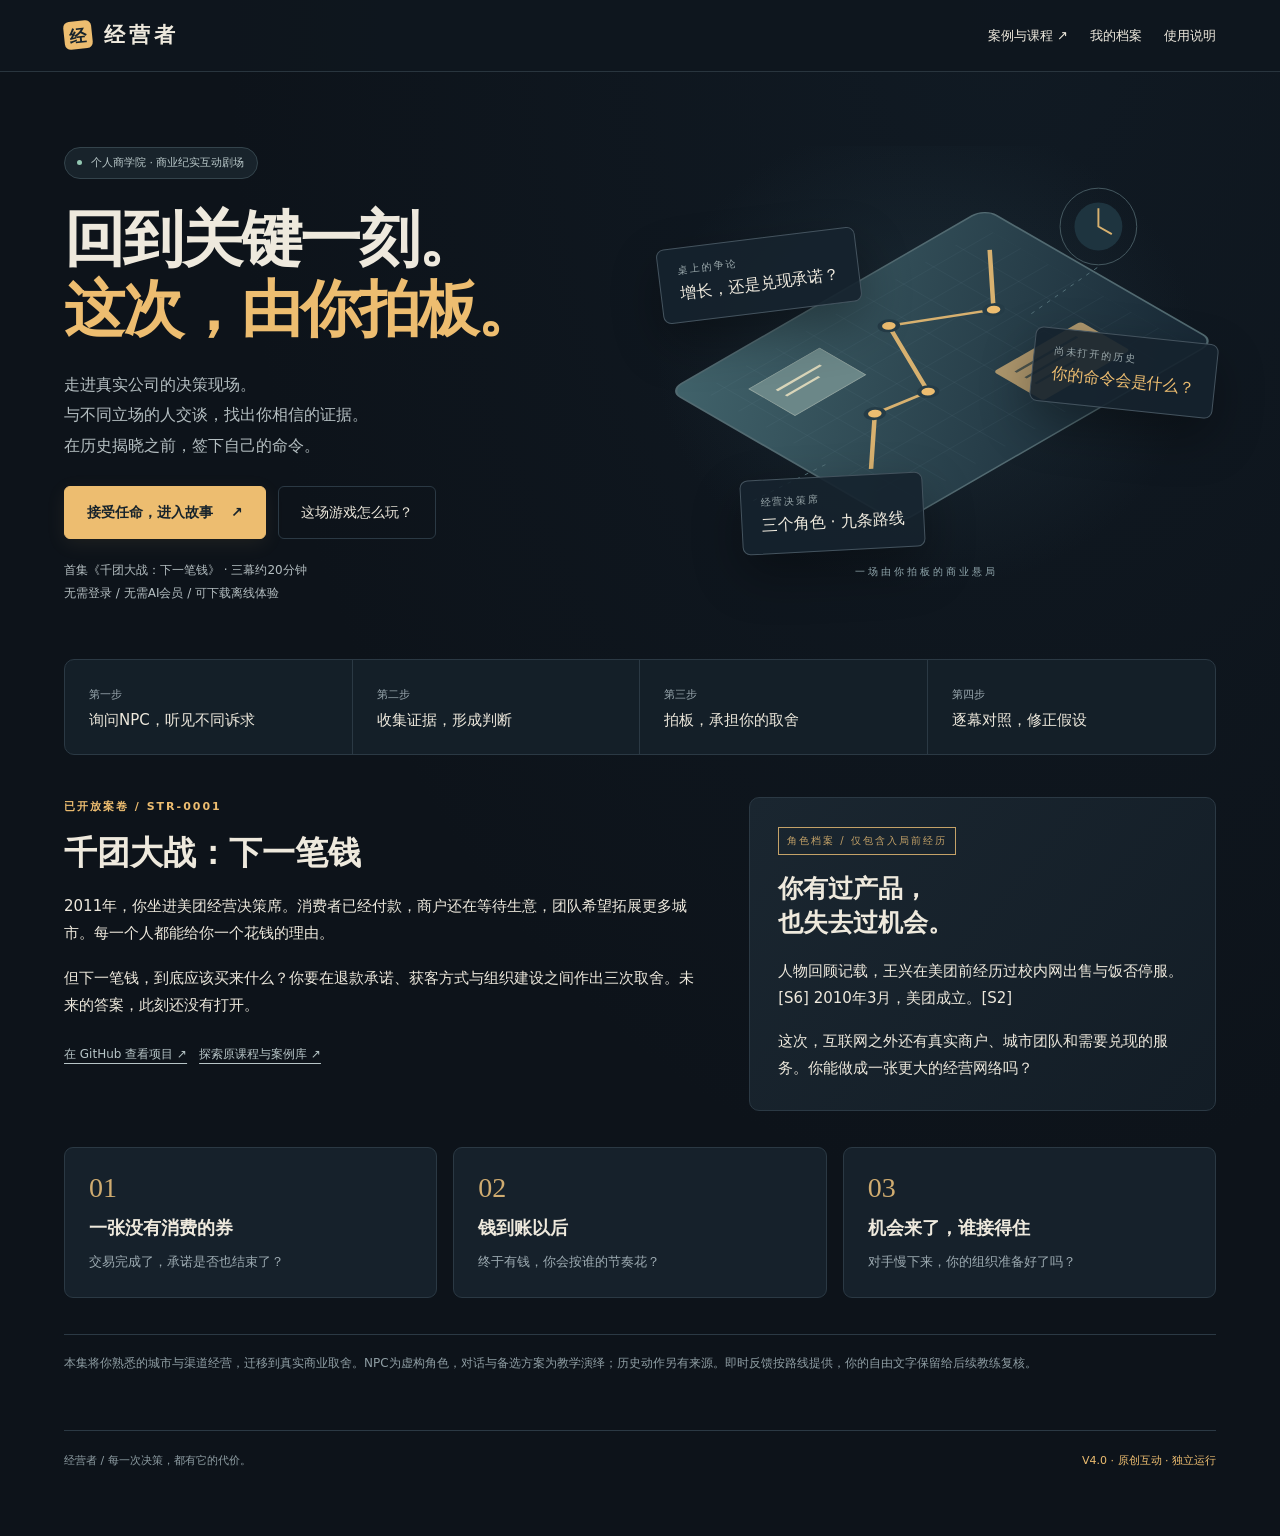
<file: index.html>
<!doctype html><html lang="zh-CN"><head><meta charset="utf-8"><meta name="viewport" content="width=device-width,initial-scale=1"><meta name="theme-color" content="#102c35"><meta name="description" content="进入2011年的经营决策席，翻阅材料、签下命令、逐幕对照历史。独立运行的个人商学院。"><title>经营者｜一场由你拍板的商业悬局</title><style>
:root{--bg:#f1efe8;--paper:#fcfaf5;--ink:#173039;--muted:#657575;--line:#d6d8ce;--teal:#18796f;--gold:#d0a452;--dark:#102c35;--red:#a84931}*{box-sizing:border-box}body{margin:0;background:var(--bg);color:var(--ink);font:16px/1.8 system-ui,-apple-system,'Microsoft Yahei',sans-serif}button,input,textarea{font:inherit}button,a{touch-action:manipulation}button{cursor:pointer}button:disabled{cursor:not-allowed;opacity:.45}button:focus-visible,a:focus-visible,input:focus-visible,textarea:focus-visible,summary:focus-visible{outline:3px solid #cb8036;outline-offset:4px}a{color:inherit;text-decoration:none}h1,h2,h3,p{margin:0}h1,h2,h3{line-height:1.35}h1,h2,.serif{font-family:'Songti SC','Noto Serif CJK SC','SimSun',serif}header{height:76px;display:flex;align-items:center;justify-content:space-between;padding:0 5vw;border-bottom:1px solid var(--line);gap:16px}header .brand{font-size:21px;font-weight:800;letter-spacing:3px;display:flex;gap:12px;align-items:center}.brand i{width:28px;height:28px;background:var(--teal);display:grid;place-items:center;color:white;font-size:17px;font-style:normal;letter-spacing:0}nav{display:flex;gap:22px;font-size:13px;align-items:center}.plain{border:0;background:none;color:inherit;padding:0;font-size:inherit}.wrap{max-width:1280px;margin:auto;padding:36px 5vw 70px}.eyebrow{font-size:11px;font-weight:650;letter-spacing:2px;text-transform:uppercase;color:var(--teal)}.muted{color:var(--muted)}.small{font-size:12px}.hero{display:grid;grid-template-columns:1fr 1.04fr;min-height:470px;margin:0 -5vw;padding:38px 5vw 28px;gap:40px}.hero h1{font-size:clamp(42px,5.2vw,74px);letter-spacing:-2px;margin:20px 0}.hero h1 em{font-style:normal;color:var(--teal)}.hero p{max-width:440px;color:var(--muted);font-size:15px}.btn{border:1px solid var(--line);padding:12px 21px;background:transparent;color:var(--ink);font-size:14px;border-radius:3px;display:inline-flex;align-items:center;justify-content:center;gap:18px}.btn:hover{border-color:var(--teal);background:#e4ebe2}.btn.primary{background:var(--teal);color:white;border-color:var(--teal)}.btn.primary:hover{background:#116256}.actions{display:flex;flex-wrap:wrap;gap:12px;margin-top:25px}.stamp{font-size:10px;letter-spacing:2px;border:1px solid currentColor;padding:4px 8px;display:inline-block;color:var(--red)}.city{position:relative;align-self:center;aspect-ratio:1.2;background:var(--dark);border-radius:5px;overflow:hidden;box-shadow:0 20px 40px #122d351c}.city svg{width:100%;height:100%}.city-label{position:absolute;top:25px;left:25px;color:#9eb9b7;letter-spacing:2px;font-size:10px}.city-caption{position:absolute;bottom:20px;left:25px;color:#c6d3ca;font-size:11px}.city .number{position:absolute;top:46px;left:25px;font:42px Georgia;color:#f3e9cd}.pulse{animation:pulse 4s ease-in-out infinite}@keyframes pulse{50%{opacity:.35}}.ribbon{display:grid;grid-template-columns:repeat(4,1fr);border-top:1px solid var(--line);border-bottom:1px solid var(--line);margin:20px 0 42px}.ribbon>div{padding:18px 20px;border-right:1px solid var(--line)}.ribbon>div:first-child{padding-left:0}.ribbon>div:last-child{border:0}.ribbon b{display:block;font-size:15px}.ribbon span{font-size:11px;color:var(--muted)}.intro{display:grid;grid-template-columns:1.35fr 1fr;gap:65px;margin-bottom:35px}.intro p{margin-top:18px}.intro h2{font-size:30px}.paper{background:var(--paper);border:1px solid var(--line);padding:28px;border-radius:4px}.paper p+p{margin-top:16px}.margin-note{border-left:2px solid var(--gold);padding:0 0 0 20px;margin:24px 0;font-size:14px}.note{font-size:12px;color:var(--muted);margin-top:20px}.notice{font-size:12px;border-top:1px solid var(--line);padding-top:18px;margin-top:25px;color:var(--muted)}.progress{display:flex;align-items:center;gap:12px;margin-bottom:32px;font-size:12px;color:var(--muted)}.progress .line{height:1px;background:var(--line);flex:1}.progress .active{color:var(--teal);font-weight:700}.layout{display:grid;grid-template-columns:235px minmax(0,1fr);gap:38px}.rail{border-right:1px solid var(--line);padding-right:26px}.rail h3{font-size:24px;margin:13px 0}.rail .meter{margin-top:26px;padding-top:18px;border-top:1px solid var(--line)}.rail .meter b{display:block;font-size:14px;margin:6px 0}.rail small{color:var(--muted);display:block}.rail .chapter{margin-top:28px;color:var(--muted);font-size:12px}.chapter>div{margin:15px 0}.chapter .now{color:var(--teal);font-weight:700}.stage h1{font-size:clamp(30px,3.3vw,47px);white-space:pre-line;margin:12px 0 20px}.lede{font-size:16px;line-height:1.95;max-width:750px}.tension{margin:22px 0 28px;padding-left:20px;border-left:2px solid var(--gold);font-size:15px}.section-head{display:flex;justify-content:space-between;align-items:baseline;gap:14px;margin:32px 0 14px}.section-head h2{font-family:inherit;font-size:18px}.tabs{display:grid;grid-template-columns:repeat(3,1fr);gap:10px}.tab{border:1px solid var(--line);background:#e9e9df;text-align:left;padding:14px 16px;color:var(--ink);border-radius:4px 4px 0 0;font-size:14px}.tab[aria-selected=true]{background:var(--paper);border-bottom:2px solid var(--teal)}.tab span{font-size:10px;color:var(--muted);display:block}.dossier{min-height:240px;border:1px solid var(--line);border-top:0;padding:25px 30px;background:var(--paper)}.dossier h3{font-size:25px;margin:9px 0 16px}.dossier p{white-space:pre-line;font-size:15px}.dossier .note{font-size:11px}.choice{display:grid;grid-template-columns:35px 1fr;gap:14px;text-align:left;width:100%;background:var(--paper);border:1px solid var(--line);border-radius:4px;padding:20px;margin:12px 0;color:var(--ink)}.choice:hover{border-color:var(--teal)}.choice[aria-pressed=true]{border:2px solid var(--teal);padding:19px;background:#eaf0e8}.choice .letter{font:25px Georgia;color:var(--teal)}.choice strong{display:block;font-size:17px;margin-bottom:7px}.choice p{font-size:14px}.choice small{display:block;color:var(--muted);margin-top:10px}.order{margin-top:24px;padding:25px;background:#e3e9e1;border-top:3px solid var(--teal)}.order label{display:block;font-weight:600;font-size:14px;margin:20px 0 8px}textarea{width:100%;border:1px solid #bdc9bf;padding:13px;background:var(--paper);color:var(--ink);border-radius:3px;resize:vertical;min-height:100px}input[type=range]{width:100%;accent-color:var(--teal)}.range-row{display:flex;justify-content:space-between;font-size:12px}.status{font-size:12px;color:var(--red);margin-top:12px;min-height:22px}.seal{background:var(--dark);color:#eef1e7;padding:26px;border-radius:4px;margin:24px 0}.seal .eyebrow{color:#a3c3b9}.seal blockquote{font-size:17px;margin:18px 0;white-space:pre-wrap}.seal .muted{color:#aec1bc}.reveal{padding:28px;border:1px solid var(--line);background:var(--paper);margin:18px 0}.reveal h2{font-size:27px;margin:10px 0 18px}.reveal p{margin:13px 0}.insight{font-family:'SimSun',serif;font-size:24px;color:var(--teal);line-height:1.6;margin:30px 0;padding:22px 0;border-top:1px solid var(--line);border-bottom:1px solid var(--line)}.alternatives{display:grid;grid-template-columns:repeat(3,1fr);gap:12px}.alternative{padding:20px;background:#e7e8de;border-top:2px solid var(--line);font-size:13px}.alternative.chosen{border-top-color:var(--teal)}.alternative h3{font-size:15px;margin-bottom:12px}.source-list a{text-decoration:underline;text-underline-offset:3px}.source-list{font-size:12px;color:var(--muted);margin-top:20px}.source-list p{margin:8px 0}details{margin:18px 0}summary{cursor:pointer;font-size:13px}.history-card{border-top:1px solid var(--line);padding:25px 0}.history-card h3{font-size:21px;margin:10px 0}.history-card p{margin-top:12px}.pill{font-size:11px;color:var(--teal);border:1px solid #a5b9ac;border-radius:20px;padding:3px 10px}.toast{position:fixed;bottom:25px;left:50%;transform:translateX(-50%);padding:12px 22px;background:var(--dark);color:white;border-radius:4px;z-index:10;font-size:13px;max-width:90vw}.footer{font-size:11px;color:var(--muted);margin-top:55px;border-top:1px solid var(--line);padding-top:20px;display:flex;gap:12px;justify-content:space-between;flex-wrap:wrap}dialog{background:var(--paper);color:var(--ink);border:1px solid var(--line);padding:30px;max-width:600px;width:90vw;max-height:85vh;overflow:auto}dialog::backdrop{background:#102c35b0}dialog h2{font-size:25px;margin-bottom:18px}dialog .btn{margin-top:15px}input[type=file]{max-width:100%}@media(max-width:800px){header{height:auto;min-height:68px;padding:16px 5vw}nav{gap:12px}.brand span{font-size:17px}nav a{display:none}.hero{grid-template-columns:1fr;gap:28px;padding-top:15px}.hero h1{font-size:51px}.city{max-height:320px;aspect-ratio:1.6;width:100%}.ribbon{grid-template-columns:1fr 1fr}.ribbon>div:nth-child(3){padding-left:0}.intro{grid-template-columns:1fr;gap:24px}.layout{grid-template-columns:1fr;gap:22px}.rail{border-right:0;border-bottom:1px solid var(--line);padding:0 0 18px}.rail .chapter,.rail .meter{display:none}.rail h3{display:inline;margin:0 12px;font-size:18px}.rail .eyebrow{display:inline}.rail>small{margin-top:8px}.stage h1{font-size:34px}.alternatives{grid-template-columns:1fr}.dossier{padding:22px;min-height:290px}.tab{padding:11px}.progress{gap:7px;font-size:10px}.paper,.reveal{padding:22px}.wrap{padding-top:24px}.section-head{align-items:flex-start}.small{font-size:11px}}@media(prefers-reduced-motion:reduce){*{animation:none!important;scroll-behavior:auto!important}}@media print{header,.actions,.btn,nav,.tabs,.footer{display:none!important}body{background:white}.wrap{padding:0}.layout{display:block}.rail{display:none}.seal{color:black;background:#eee}.seal .muted,.seal .eyebrow{color:#444}.history-card{break-inside:avoid}}

:root{--bg:#0d131a;--paper:#141e28;--ink:#eee9dd;--muted:#9caab1;--line:#2b3944;--teal:#edbd70;--gold:#edbd70;--dark:#0b1118;--red:#ed967a}body{background:radial-gradient(ellipse at 78% 0,#1c32433b,transparent 55%),var(--bg);font-size:15px}header{height:72px;background:#0e161edf;border-color:#29353e;position:relative;z-index:2}.brand i{background:var(--gold);color:#16232b;border-radius:6px;transform:rotate(-6deg)}.brand span{letter-spacing:4px}.wrap{max-width:1440px;padding:32px 5vw 65px}.eyebrow{color:var(--gold);font-weight:600}.hero{grid-template-columns:1fr 1.05fr;min-height:555px;align-items:center;padding:34px 5vw 45px;gap:20px}.hero h1{font-size:clamp(48px,5.8vw,86px);line-height:1.15;margin:25px 0;letter-spacing:-2px}.hero h1 em{color:var(--gold)}.hero p{font-size:16px;line-height:1.9;color:#b4bec1}.hero .note{font-size:12px}.hero .edition{display:inline-flex;align-items:center;gap:9px;font-size:11px;color:#b9c8c9;background:#22313b88;padding:5px 12px;border:1px solid #34444c;border-radius:30px}.dot{width:5px;height:5px;border-radius:50%;background:#93c7b2}.btn{border-radius:6px;padding:13px 22px;transition:background .15s,transform .15s}.btn.primary{background:var(--gold);border-color:var(--gold);color:#17232b;font-weight:700;box-shadow:0 5px 20px #edbd7014}.btn:hover{background:#283a45;border-color:#8b8a71}.btn.primary:hover{background:#f7cb89;transform:translateY(-1px)}.ribbon{background:#141f28;border:1px solid var(--line);border-radius:10px;margin-top:0}.ribbon>div{padding:20px 24px!important}.ribbon b{font-weight:500}.intro{gap:55px}.intro h2{font-size:33px}.paper{background:linear-gradient(130deg,#1a2630,#131d26);border-radius:10px}.notice,.footer{color:#8f9ea4}.stamp{color:#c4a268}.city{box-shadow:none;aspect-ratio:1.1;background:none;overflow:visible}.city svg{opacity:.9}.city-label,.city-caption,.city .number{display:none}.hero-art{position:relative;min-height:460px;background:radial-gradient(ellipse at 50% 45%,#283f4b75,transparent 66%)}.hero-art svg{width:100%;height:100%;position:absolute;inset:0}.art-caption{position:absolute;bottom:25px;left:50%;transform:translateX(-50%);font-size:10px;letter-spacing:3px;color:#91a7ad;white-space:nowrap}.float-card{position:absolute;border:1px solid #44535e;border-radius:8px;background:#15232ee8;padding:13px 19px;box-shadow:0 20px 50px #0005;min-width:140px}.float-card small{font-size:10px;color:#9caaad;display:block;letter-spacing:2px}.float-card b{font-size:16px;display:block;font-weight:500}.fc1{left:4%;top:20%;transform:rotate(-7deg)}.fc2{right:0;top:41%;transform:rotate(6deg)}.fc3{left:18%;bottom:12%;transform:rotate(-3deg)}.float-card .gold{color:var(--gold)}.chapter-previews{display:grid;grid-template-columns:repeat(3,1fr);gap:16px;margin:36px 0}.chapter-preview{border:1px solid var(--line);border-radius:9px;padding:24px;background:#16212b}.chapter-preview span{font:28px Georgia;color:#d0ac70}.chapter-preview h3{font-size:18px;margin:10px 0}.chapter-preview p{font-size:13px;color:var(--muted)}.progress{margin-bottom:25px}.progress .active{color:var(--gold)}.layout{grid-template-columns:185px minmax(0,1fr);gap:30px}.rail{padding-right:20px}.rail h3{font:23px Georgia,serif}.rail .chapter .now{color:var(--gold)}.stage h1{font-size:clamp(32px,3.3vw,46px)}.stage .lede{max-width:100%;font-size:15px}.tension{font-size:14px;margin-bottom:25px;color:#c1c7c4}.game-room{border:1px solid #344651;border-radius:12px;overflow:hidden;background:#111c26;margin-top:24px}.room-head{display:flex;justify-content:space-between;padding:14px 22px;background:#182630;border-bottom:1px solid var(--line);font-size:12px;color:#b9c5c6}.live-badge{display:flex;gap:7px;align-items:center;color:#8fcbb8}.room-scene{min-height:260px;position:relative;display:flex;justify-content:center;align-items:flex-end;padding:25px 25px 0;gap:7%;background:radial-gradient(ellipse at 50% 0,#3b536052,transparent 65%),linear-gradient(180deg,#162632,#0d1923);isolation:isolate}.room-scene:before{content:'';position:absolute;inset:22px 8% 30px;border:1px solid #36505d44;background:repeating-linear-gradient(90deg,transparent 0 58px,#789ca90b 59px 60px);z-index:-1}.room-scene:after{content:'';position:absolute;bottom:0;left:0;right:0;height:35px;background:#1c2a32;border-top:1px solid #42545b;z-index:-1}.npc{width:24%;max-width:170px;position:relative;color:var(--muted);background:transparent;border:0;padding:0;text-align:center;transition:transform .2s}.npc:hover{transform:translateY(-5px)}.npc.active{color:var(--ink)}.npc svg{width:100%;height:166px;opacity:.55;filter:saturate(.65);transition:opacity .2s}.npc.active svg,.npc:hover svg{opacity:1;filter:none}.npc .nameplate{display:block;background:#182630;border:1px solid #3b4c57;padding:7px 9px;border-radius:5px;position:relative;margin-top:-12px;margin-bottom:12px;font-size:12px}.npc.active .nameplate{border-color:var(--gold);background:#273640;color:var(--gold)}.npc .unread{position:absolute;right:10%;top:30px;min-width:20px;height:20px;background:#edbd70;color:#16232b;border-radius:50%;font-size:11px;display:grid;place-items:center}.npc .npc-name{font-size:10px;display:block;opacity:.65}.dialogue{padding:25px 26px;background:#121c26;min-height:245px}.dialogue-top{display:flex;justify-content:space-between;gap:15px;align-items:baseline}.dialogue h3{font-family:inherit;font-size:18px}.dialogue .speaker-role{font-size:11px;color:var(--gold);margin-left:10px}.dialogue .aside{font-size:11px;color:var(--muted)}.dialogue .speech{font-size:16px;line-height:1.9;white-space:pre-line;min-height:65px;margin:18px 0 16px;max-width:780px}.question-list{display:flex;flex-wrap:wrap;gap:9px;border-top:1px solid #273744;padding-top:16px}.question{font-size:12px;padding:8px 12px;border:1px solid #3a4b57;color:#c9d0cd;background:#1b2a36;border-radius:5px;text-align:left}.question:hover,.question.selected{border-color:var(--gold);color:var(--gold);background:#2d3432}.question .tick{color:#8dcab6}.evidence-dock{padding:17px 22px;border-top:1px solid var(--line);background:#17232c}.evidence-dock button{font-size:11px;border-radius:20px;padding:6px 12px;background:#253b3e;border:1px solid #4b706b;color:#a5d4c5}.evidence-dock button[aria-pressed=true]{background:#615137;border-color:#ba945b;color:#ffe1ab}.evidence-dock .label{font-size:10px;letter-spacing:1px;color:#91a5aa;margin-right:10px}.notebook{margin-top:16px;border:1px dashed #49525a;padding:16px 20px;border-radius:8px;background:#182029}.notebook h3{font-size:13px;color:#d3c5aa;margin-bottom:10px}.notebook .empty{font-size:12px;color:#91a1a9}.clue-chips{display:flex;flex-wrap:wrap;gap:8px}.clue-chip{font-size:11px;padding:7px 11px;border:1px solid #53534a;border-radius:4px;color:#d8c8aa;background:#2c2a24}.clue-chip button{border:0;background:none;color:#b8ab95;margin-left:8px;font-size:12px}.desk-actions{display:flex;align-items:center;justify-content:space-between;gap:16px;margin:23px 0}.desk-actions p{font-size:12px;color:var(--muted)}.command-panel{border:1px solid #786746;border-radius:10px;padding:28px;background:#1c2429;animation:appear .3s ease}.command-panel h2{font-size:25px;margin:10px 0 20px}.choice{background:#151f28;border-radius:7px}.choice[aria-pressed=true]{background:#353126;border-color:var(--gold)}.choice .letter{color:var(--gold)}.order{background:#17222b;border-color:var(--gold);border-radius:6px}textarea{background:#101a22;border-color:#3d4b54;color:var(--ink)}input[type=range]{accent-color:var(--gold)}.seal{border:1px solid #465560;background:#182934;border-radius:9px}.reveal{background:#15212b;border-radius:9px}.insight{color:var(--gold);font-size:25px}.alternative{background:#1a2630;border-radius:5px;border-top:2px solid #394851}.alternative.chosen{border-color:var(--gold)}.reveal .eyebrow{color:#93bfbc}.stage-mark{display:inline-flex;border:1px solid #58614f;border-radius:20px;padding:4px 12px;color:#bfd0ae;font-size:11px;margin-top:18px}.interlude{max-width:850px;margin:50px auto;text-align:center;min-height:65vh;display:flex;flex-direction:column;justify-content:center;align-items:center}.interlude h1{font-size:clamp(38px,5vw,64px);margin:25px 0}.interlude p{font-size:17px;color:#b4c0c1;line-height:2;max-width:640px}.interlude .mail{font-size:55px;color:var(--gold);margin-bottom:20px}.dialogue-history{max-height:230px;overflow:auto;font-size:12px;padding:12px 0}.dialogue-history p{margin:12px 0}.dialogue-history b{color:var(--gold)}dialog{background:#14212b;border-color:#405461;border-radius:10px}summary{color:#a6b8bd}.footer .version{color:var(--gold)}.toast{background:#e9bf7b;color:#17232b}.pill{color:#c7b58f;border-color:#665d46}.poster-link{font-size:12px;text-decoration:underline;text-underline-offset:5px;color:#b7c5c7}.keyboard-tip{font-size:10px;color:#81949b}.status{color:#e6aa8f}
@keyframes appear{from{opacity:0;transform:translateY(12px)}to{opacity:1;transform:none}}
@media(max-width:800px){header{height:auto;min-height:66px}.hero{min-height:auto;gap:10px;padding-top:24px}.hero h1{font-size:54px}.hero-art{min-height:340px}.hero p{font-size:14px}.float-card{padding:10px 13px;min-width:120px}.float-card b{font-size:14px}.layout{grid-template-columns:1fr}.room-scene{min-height:220px;gap:3%;padding:15px 12px 0}.npc{width:31%}.npc svg{height:150px}.npc .nameplate{font-size:11px;padding:6px}.npc .unread{right:4%;top:25px}.dialogue{padding:21px 18px}.dialogue .speech{font-size:15px;min-height:100px}.dialogue .aside{display:none}.dialogue .speaker-role{display:block;margin-left:0}.question-list{display:grid;grid-template-columns:1fr}.question{padding:10px 12px}.chapter-previews{grid-template-columns:1fr}.chapter-preview{padding:20px}.command-panel{padding:19px}.desk-actions{align-items:flex-start;flex-direction:column}.desk-actions .btn{width:100%}.ribbon>div{padding:14px!important}.ribbon b{font-size:13px}.rail .meter{display:none}.room-head{font-size:10px;padding:12px 15px}.wrap{padding:24px 5vw 50px}.stage h1{font-size:33px}.insight{font-size:22px}.hero .actions .btn{padding:12px 18px}.fc3{bottom:8%}.intro h2{font-size:29px}.notice{font-size:11px}}
@media print{body{background:white;color:#222}.room-scene,.question-list,.desk-actions{display:none}.paper,.reveal,.alternative,.seal,.history-card{background:#fff;color:#222}.insight,.eyebrow,.pill{color:#333}}

.hero h1{font-size:clamp(40px,4.8vw,68px)}.hero h1 em{white-space:nowrap}@media(max-width:800px){.hero h1{font-size:clamp(31px,9vw,44px)}}
@media(max-width:800px){.hero{grid-template-columns:minmax(0,1fr)}.hero-art{width:100%;min-width:0;min-height:320px}.float-card{max-width:65%}.hero-art .fc1{left:2%}.hero-art .fc2{right:2%}.intro,.stage{min-width:0}}

</style></head><body><header><a class="brand" href="./" aria-label="经营者首页"><i>经</i><span>经营者</span></a><nav><a href="library.html">案例与课程 ↗</a><button class="plain" onclick="showRecords()">我的档案</button><button class="plain" onclick="showAbout()">使用说明</button></nav></header><main class="wrap" id="app"></main><dialog id="modal"></dialog><div id="announce" role="status" aria-live="polite"></div><script>
const E={"id": "STR-0001", "version": 4, "title": "千团大战：下一笔钱", "sources": [{"id": "S1", "date": "2011-03-14", "title": "北京商报：过期包退计划（同期报道）", "url": "https://finance.ifeng.com/news/special/2011315/20110314/3655793.shtml"}, {"id": "S2", "date": "2011-07-07", "title": "新浪科技：B轮融资发布会（同期采访）", "url": "https://tech.sina.com.cn/i/2011-07-07/11005745178.shtml"}, {"id": "S3", "date": "2011-07-07", "title": "经济观察网：融资与广告策略（同期采访）", "url": "https://www.eeo.com.cn/2011/0707/205540.shtml"}, {"id": "S4", "date": "2011-11-11", "title": "新浪科技：IPO延迟（消息来源含匿名人士，原因未获独立证实）", "url": "https://tech.sina.com.cn/i/2011-11-11/09216306701.shtml"}, {"id": "S5", "date": "2012-06-21", "title": "北京青年报：拉手6月19日撤销申请", "url": "https://msn.finance.sina.com.cn/gdxw/20120621/0000998863.html"}, {"id": "S6", "date": "2014-02-21", "title": "王兴十年（回顾性人物报道，清华校友总会转载）", "url": "https://www.tsinghua.org.cn/info/1014/11230.htm"}], "scenes": [{"date": "2011 · 03", "eyebrow": "第一幕 / 一张没有消费的券", "title": "钱已经收到了。\n生意结束了吗？", "scene": "把时间拨回2011年3月，退款政策公布前的教学回放。你坐在美团经营者的位置：消费者先付钱购买团购券，随后到线下商家消费。网站上的支付完成了，线下的服务却可能还没有开始。", "tension": "现在，一类钱留在平台上：券过期了，消费者没有消费。你要决定，平台怎样处理这类钱。它关系到的不只是一笔支出，还有你准备向消费者出售什么样的承诺。", "known": "预付款团购模式", "unknown": "自由现金、净流出、退款后的复购变化", "dossiers": [{"name": "消费者", "tag": "角色视角 · 教学演绎", "title": "我买的，是一次服务。", "body": "“券已经过期，我确实没去。但这笔钱，难道就没有办法处理了？”\n对消费者而言，付款和得到服务是两件事。有人会提出退款，有人不会。他们会不会再买，材料没有告诉你。", "note": "这段台词用于呈现利益冲突，不是真实投诉记录。"}, {"name": "增长团队", "tag": "角色视角 · 教学演绎", "title": "同一笔资源，也可以带来新客。", "body": "“我们当然希望消费者满意。但如果马上推出全面退款，系统、客服和资金都要跟上。把同样的力量用来做新的团购，我们也许可以拉来更多用户。”\n他们要求你考虑兑现新承诺所挤占的其他工作。", "note": "这是待检验的经营主张，没有提供获客与退款回报的比较数据。"}, {"name": "资金备忘", "tag": "机制材料 · 非公司账簿", "title": "没有消费的券，怎么结清？", "body": "团购把线上收款与线下消费分开。不同结算规则会影响平台什么时候向商户付款，退款规则又会改变平台对用户的义务。\n本案没有拿到当期完整协议和现金明细。你不能从“款在账上”直接推算可自由投入的金额。", "note": "本幕不提供虚构的现金跑道。政策发布日期前的具体会议无法还原，决策菜单为教学重构。"}], "question": "你会批准哪一种过期券处理方案？", "options": [{"id": "claims", "name": "逐笔申请，审核退款", "pitch": "先建立申请渠道，核验后处理；暂不承诺对所有过期未消费券统一退款。", "cost": "现金支出可能分散，但用户要承担申请与等待成本。", "assumption": "个案处理能以较低成本解决主要不满。", "test": "如果大量未申请用户同样流失，少量投诉并不能证明政策有效。", "challenge": "你降低的是服务问题，还是仅仅降低了被看见的问题？"}, {"id": "refund", "name": "建立统一过期退款政策", "pitch": "把退款变成明确规则，配套系统与客服，对未消费款按规则退回。", "cost": "需要承担退款支出和履约建设；回头客是否因此增加，尚不确定。", "assumption": "确定的退款承诺值得它的资金与执行成本。", "test": "即使复购没有明显增加，你是否仍有足够依据支持这项承诺？", "challenge": "“对客户好”还不是完整预算，你给兑现承诺安排了什么资源？"}, {"id": "terms", "name": "先按现有条款处理", "pitch": "暂不新增普遍退款承诺，改善购买说明和到期提醒，再决定是否改变政策。", "cost": "减少新增承诺，但已产生的不满可能延续；条款的法律适用仍需审查。", "assumption": "更清晰的说明与提醒可以解决主要问题。", "test": "如果理解条款的人仍不愿再买，仅优化说明可能不够。", "challenge": "你解决的是信息误解，还是消费者不接受这种交易关系？"}], "actual": "美团在2011年3月推出过期退款。同期北京商报报道涉及此前未消费款项1000余万元；2014年人物回顾也记载了该政策与资金影响。[S1/S6]", "why": "人物报道将这一选择解释为争取消费者信任与口碑。它是一项关于长期交易关系的判断，并非已经证明“每退一元就能赚回更多”。历史资料没有给出可用于归因的对照实验。", "insight": "少留一笔钱，可能是在建立下一次交易的条件。账面留存与可持续生意，不是同一个目标。", "compare": ["逐笔申请能控制执行节奏，但申请门槛也会筛掉不愿交涉的用户，不能只看已解决投诉。", "统一政策把承诺从个案变成规则，但系统兑现、资金准备与效果检验都不能省。", "条款与提醒可以减少误会，却未必改变用户对交易公平性的感受。"], "bridge": "退款政策成为承诺。新的问题随之而来：还要继续获客、拓展商户、建设团队。把日历翻到7月，一笔融资到账——现在，关于钱怎么花的争论会更大。", "sources": ["S1", "S6"], "npcs": [{"id": "npc0", "role": "客户代表", "name": "林女士", "interest": "交易的另一边", "greeting": "我付过钱，但服务还没有发生。", "color": "#efb65a", "questions": [{"q": "我最在意什么？", "a": "券过期以后，按规则你们也许能解释清楚。但从我这边看，我还没有真正得到那次服务。下次买券，我会更在意：如果计划又变了，会怎么办。"}, {"q": "只看投诉，能知道我的感受吗？", "a": "愿意打电话申请的人，只是消费者中的一部分。没申请的人可能不介意，也可能懒得再交涉。没有更多材料，我不能替他们回答。"}, {"q": "给我看原始材料。", "a": "“券已经过期，我确实没去。但这笔钱，难道就没有办法处理了？”\n对消费者而言，付款和得到服务是两件事。有人会提出退款，有人不会。他们会不会再买，材料没有告诉你。"}], "clue": "未投诉，不代表满意。", "tag": "角色视角 · 教学演绎"}, {"id": "npc1", "role": "增长负责人", "name": "周衡", "interest": "必须继续争取新客", "greeting": "下一批商户，也在等我们带人过去。", "color": "#7ac4b2", "questions": [{"q": "为什么不能立刻全部退款？", "a": "我担心兑现新承诺会占用资金、系统和客服。那些资源也能用于获取新客。但我没有证明哪一种投入回报更高。"}, {"q": "你愿意怎样检验自己的主张？", "a": "先把两件事分开看：获客带来了多少能留下的客户，以及退款处理减少了什么问题。不能把新增订单直接当成新增利润。"}, {"q": "给我看原始材料。", "a": "“我们当然希望消费者满意。但如果马上推出全面退款，系统、客服和资金都要跟上。把同样的力量用来做新的团购，我们也许可以拉来更多用户。”\n他们要求你考虑兑现新承诺所挤占的其他工作。"}], "clue": "获客与兑现承诺争夺资源。", "tag": "角色视角 · 教学演绎"}, {"id": "npc2", "role": "资金负责人", "name": "许岚", "interest": "资金与义务", "greeting": "先说清这笔钱可以怎么用。", "color": "#a7adf0", "questions": [{"q": "账上的钱，都能拿去增长吗？", "a": "还不能这样判断。我们需要结算规则、未完成服务、退款安排和资金明细。这个案卷没有完整账簿，不能编一个可用余额。"}, {"q": "我们眼下最缺哪项信息？", "a": "缺的是资金义务与真正可调度金额的边界。没有它，保留资金与投入增长都可能只是一个听起来合理的口号。"}, {"q": "给我看原始材料。", "a": "团购把线上收款与线下消费分开。不同结算规则会影响平台什么时候向商户付款，退款规则又会改变平台对用户的义务。\n本案没有拿到当期完整协议和现金明细。你不能从“款在账上”直接推算可自由投入的金额。"}], "clue": "账面金额 ≠ 可调度资金。", "tag": "机制材料 · 非公司账簿"}]}, {"date": "2011 · 07 · 07", "eyebrow": "第二幕 / 钱到账以后", "title": "你终于有钱了。\n要按谁的节奏花？", "scene": "美团宣布B轮5000万美元融资完成，资金已到账。成立一年多，公司披露截至5月底已在近100个城市开站、员工1800多人。你面对的已不是一间办公室，而是一张分散在各地的经营网络。[S2]", "tension": "如果新钱只停在账户上，团队会问增长机会在哪里；如果快速铺出去，你得回答花出去之后能留下什么。这次你要批准的，是获客与建设的主方向。", "known": "5000万美元 / 本轮融资", "unknown": "各渠道获客成本、留存、城市贡献", "dossiers": [{"name": "融资通报", "tag": "同期报道 · S2", "title": "资金到账，不等于问题解决。", "body": "2011年7月7日融资发布会：阿里巴巴领投，另有机构跟投。报道转述首轮资金尚未使用。\n这是融资与公开表述，不是经本课程审计的自由现金余额。不同币种、商户结算与退款义务也未完整列出。", "note": "公司披露的销售预期不是已经实现的收入或利润，本幕不把它当业绩。"}, {"name": "城市一线", "tag": "利益冲突 · 教学演绎", "title": "商户问：你能带来多少人？", "body": "“每次谈商户，我们都要证明自己能带来顾客。只有后台能力，没有人知道我们，怎么签单？”\n前线希望得到能被商户看见的支持。你需要决定：是买来广泛知名度，还是以更接近购买的渠道触达客户。", "note": "不是当年现场对话。真实历史中的广告争论将在签批后展示。"}, {"name": "投入清单", "tag": "教学议案 · 无虚构金额", "title": "三个都能花钱的地方。", "body": "品牌广告：先让更多人认识平台，再争取交易。\n交易获客与交付：在已有购买意图的人群中获客，同时改善商户服务。\n现金储备：减少当下承诺，为未来变局留下余地。\n三者都可能有价值，本幕缺少能直接排出回报高低的数据。", "note": "你决定优先级，不是假装能计算一个未经提供数据支持的最优预算。"}], "question": "你把新增投入的主方向放在哪里？", "options": [{"id": "ads", "name": "品牌曝光优先", "pitch": "推进大范围品牌投放，给各地销售统一的知名度支持。", "cost": "覆盖面大，但从看到广告到复购之间仍有缺口。", "assumption": "品牌认知能以可接受成本转化为交易与留存。", "test": "如果曝光上涨而有效新客没有增加，你愿意何时停投？", "challenge": "你的依据能证明客户资产增加，还是只能证明更多人见过广告？"}, {"id": "direct", "name": "交易获客与交付优先", "pitch": "优先可跟踪的购买渠道及商户服务建设，逐项验证再追加。", "cost": "触达可能更窄，前线也可能认为品牌声量不足。", "assumption": "接近交易的获客方式能留下更好的单位贡献。", "test": "若低成本渠道规模受限、无法支撑增长，何时改变组合？", "challenge": "能追踪并不自动等于增量，原本就会购买的人也可能被算进效果。"}, {"id": "reserve", "name": "新增投入暂缓放行", "pitch": "先核清资金义务与现有城市表现，再分批审批新增预算。", "cost": "保留机动空间，但已有资金无法自动形成竞争位置。", "assumption": "等待所得的信息价值，大于错过窗口的成本。", "test": "哪一项信息一旦查明，你就必须放行，不能继续无限等待？", "challenge": "你给团队的是一条可执行的审批门槛，还是一个没有期限的“再看看”？"}], "actual": "美团公开列出的资金用途包括服务、技术和人才。[S2] 同期采访报道其不准备加入广告烧钱战。[S3] 事后报道记载了其购买搜索关键词和导航渠道的做法。[S6]", "why": "回顾性材料给出的解释，是更重视靠近购买环节的触达，并保留资金。这并非“完全不打广告”。我们可以确认所报道的渠道取舍，不能把它简化成品牌广告永远无效。", "insight": "历史里的分歧不是“花钱还是不花钱”，而是为哪一段转化付钱，以及用什么证据继续付钱。", "compare": ["品牌曝光可能帮助销售、积累认知；缺少增量与留存验证时，它也可能成为竞争性加码。", "交易渠道更容易观察转化；但归因、容量和服务承载决定它能不能扩大。", "储备保留选择权；只有明确了重新放行的条件，储备才不会变成长期停滞。"], "bridge": "你已经签下投入方向。四个月后，一条对手的消息传来。它看起来像机会，也可能意味着你所处的整个行业都将更难融资。", "sources": ["S2", "S3", "S6"], "npcs": [{"id": "npc0", "role": "融资联络人", "name": "许岚", "interest": "已到款的融资通报", "greeting": "钱到了。请别把融资新闻当成预算表。", "color": "#efb65a", "questions": [{"q": "这笔融资能确认什么？", "a": "2011年7月7日，美团宣布B轮5000万美元资金到账。同期报道转述首轮资金尚未使用。这是融资与公开表述，不是课程审计过的现金明细。[S2]"}, {"q": "能据此算出还能活多久吗？", "a": "不能。缺少实际净流出、结算和退款义务。金额本身不能推出现金跑道，也不等于所有城市都值得追加投入。"}, {"q": "给我看原始材料。", "a": "2011年7月7日融资发布会：阿里巴巴领投，另有机构跟投。报道转述首轮资金尚未使用。\n这是融资与公开表述，不是经本课程审计的自由现金余额。不同币种、商户结算与退款义务也未完整列出。"}], "clue": "5000万美元是融资额，不是跑道。", "tag": "同期报道 · S2"}, {"id": "npc1", "role": "城市负责人", "name": "周衡", "interest": "商户谈判的一线", "greeting": "你得让我有东西可以带去见商户。", "color": "#7ac4b2", "questions": [{"q": "你为什么要总部支持广告？", "a": "如果商户不知道平台能带来顾客，销售很难建立合作。我希望品牌声量帮助谈判。但这是我的工作诉求，不是广告效果已经得到证明。"}, {"q": "什么证据会让你改变看法？", "a": "如果另外的渠道能稳定带来有贡献、能留存的客户，我愿意换组合。反过来，便宜但容量很小的渠道，也解决不了所有城市的增长。"}, {"q": "给我看原始材料。", "a": "“每次谈商户，我们都要证明自己能带来顾客。只有后台能力，没有人知道我们，怎么签单？”\n前线希望得到能被商户看见的支持。你需要决定：是买来广泛知名度，还是以更接近购买的渠道触达客户。"}], "clue": "前线需要流量，渠道仍需验证。", "tag": "利益冲突 · 教学演绎"}, {"id": "npc2", "role": "经营负责人", "name": "沈砚", "interest": "投入方案的另一面", "greeting": "能看见成交，还要知道它从哪里来。", "color": "#a7adf0", "questions": [{"q": "你建议先比较什么？", "a": "品牌曝光、接近交易的获客、商户交付与资金储备都可能有用。具体回报数据尚未提供，不能直接排出一个最优预算。"}, {"q": "能追踪，就等于有效吗？", "a": "不等于。一个原本就会购买的人，也可能被记在渠道名下；一个便宜渠道也可能很快触顶。我们需要增量、贡献和承载的证据。"}, {"q": "给我看原始材料。", "a": "品牌广告：先让更多人认识平台，再争取交易。\n交易获客与交付：在已有购买意图的人群中获客，同时改善商户服务。\n现金储备：减少当下承诺，为未来变局留下余地。\n三者都可能有价值，本幕缺少能直接排出回报高低的数据。"}], "clue": "可追踪 ≠ 有增量。", "tag": "教学议案 · 无虚构金额"}]}, {"date": "2011 · 11 · 11", "eyebrow": "第三幕 / 机会来了，谁接得住", "title": "对手慢下来了。\n你的组织准备好了吗？", "scene": "媒体报道拉手网暂停路演、推迟赴美IPO。注意，此刻是推迟，不是最终撤销；关于具体原因的说法包含匿名消息，不能直接当作已经查明的事实。[S4]", "tension": "假如商户、人才或区域机会真的松动，你会冲上去吗？你能不能把新机会交给一个能执行的组织，而不只是把新的目标交给更多人？下一张命令，关系到扩张的承载方式。", "known": "IPO推迟 / 非最终结局", "unknown": "融资窗口持续时间、各区域承载能力", "dossiers": [{"name": "市场快讯", "tag": "同期报道 · S4", "title": "一条消息，两个方向。", "body": "拉手IPO进程受阻，会影响其融资节奏；这不代表它已经退出竞争。\n同期报道也记录了业内对融资和商户信心的担忧。那是受访者的判断，不是所有投资人已经停止投资的证据。", "note": "没有给你对手现金余额，不可推算对手还能活几个月。"}, {"name": "区域负责人", "tag": "角色视角 · 教学演绎", "title": "给我城市，也要给我支撑。", "body": "“如果现在有机会，我们能不能接？新的商户谁带，新的销售谁教，服务出问题谁来纠正？”\n多一个城市，意味着多一组当地关系和日常执行。总部看见总量，不等于已经看见每个城市的异常。", "note": "这是规模化运营的情境设问，不是对美团当时具体故障的指控。"}, {"name": "组织议案", "tag": "教学议案 · 尚未揭晓历史", "title": "你要改变哪一种工作？", "body": "把力量放在争取新商户与人才：机会短暂，先争取位置。\n把力量放在守住现有履约与结算：先降低外部冲击的伤害。\n把力量放在区域管理与销售训练：先建立扩大业务的承载能力。", "note": "三条路线可以组合；本轮要求你明确谁优先，哪项工作必须让位。"}], "question": "下一阶段，哪一项工作优先拿到团队的精力？", "options": [{"id": "expand", "name": "先抢商户与人才", "pitch": "设定边界后主动争取机会，让现有团队承担接入。", "cost": "行动快，但新业务可能超过管理和交付能力。", "assumption": "现有组织可以承接增加的业务复杂度。", "test": "若新增业务持续挤压老客户交付，你会如何缩小范围？", "challenge": "对手变弱，是外部机会；你接得住，是另一项需要证据的判断。"}, {"id": "hold", "name": "先稳现有经营", "pitch": "放慢新增动作，优先履约、退款与商户结算。", "cost": "对坏情景更有准备，也可能错过结构性机会。", "assumption": "当前最大的损失风险来自资金与履约波动。", "test": "如果现有履约已经稳定，你还会用什么条件限制所有新增动作？", "challenge": "你保护了今天的生意，是否也安排了让明天更有效率的工作？"}, {"id": "org", "name": "先建区域指挥体系", "pitch": "明确区域负责人，配套销售训练、经营反馈与异常处理，再放行扩张。", "cost": "调整需要时间，也会占用正在做业务的人。", "assumption": "管理承载是限制业务扩大的关键环节。", "test": "如果只是增加会议与层级，经营没有改善，何时调整方案？", "challenge": "你批准的是新的组织图，还是可以追责、反馈和纠偏的运行方式？"}], "actual": "回顾性人物报道记载，干嘉伟于2011年11月16日加入美团，随后调整区域管理，把两个大区分为八个。[S6] 这证明了组织建设动作，不能证明其他工作全被停止。", "why": "把范围分小、责任明确，可能改善信息传递和执行。这个机制解释了组织投入为什么值得考虑；但增加大区数量本身不是成功的充分条件，我们没有一组能隔离该调整效果的实验数据。", "insight": "资金让你有资格继续竞争，组织决定你能不能把一次机会变成反复做到的能力。", "compare": ["抢位能利用短暂机会；没有接入门槛，可能同时损伤新增和存量业务。", "守住经营有价值；如果连效率改进也停下，就只是延长原有问题。", "区域管理有历史动作支持；价值要落在责任、反馈与执行，不能由组织名称证明。"], "bridge": "历史继续往前走，你的三次判断留在桌上。现在不按“像不像王兴”算分，而是检查你自己说过的理由、愿意承担的代价，以及下一次会如何改变。", "sources": ["S4", "S6"], "npcs": [{"id": "npc0", "role": "市场联络人", "name": "许岚", "interest": "一条尚未定局的消息", "greeting": "拉手的IPO消息来了。先别庆功。", "color": "#efb65a", "questions": [{"q": "消息确认到哪一步？", "a": "媒体报道路演暂停、IPO推迟。此刻没有最终撤销的结论。关于原因的说法含匿名消息，不能直接当作已查明事实。[S4]"}, {"q": "这会影响我们什么？", "a": "它可能改变竞争对手的融资节奏，也可能让商户和投资人重新看待行业风险。但材料不足以判断所有人的行动，更不知道对手现金余额。"}, {"q": "给我看原始材料。", "a": "拉手IPO进程受阻，会影响其融资节奏；这不代表它已经退出竞争。\n同期报道也记录了业内对融资和商户信心的担忧。那是受访者的判断，不是所有投资人已经停止投资的证据。"}], "clue": "推迟IPO ≠ 已退出竞争。", "tag": "同期报道 · S4"}, {"id": "npc1", "role": "区域负责人", "name": "周衡", "interest": "机会的承接者", "greeting": "多给我一座城，还要给我接住它的方法。", "color": "#7ac4b2", "questions": [{"q": "你最担心扩大后的什么问题？", "a": "新增商户要有人接入，销售要有人训练，异常要有人纠正。总部看见总量，不等于已经知道各城发生了什么。这是经营机制设问，不是历史故障记录。"}, {"q": "如果现在有机会，要不要先拿？", "a": "机会可能短暂，等待也有代价。我的要求是说清谁负责接入、什么条件放行；不能只把一个新目标加到原来的团队头上。"}, {"q": "给我看原始材料。", "a": "“如果现在有机会，我们能不能接？新的商户谁带，新的销售谁教，服务出问题谁来纠正？”\n多一个城市，意味着多一组当地关系和日常执行。总部看见总量，不等于已经看见每个城市的异常。"}], "clue": "有机会，也要有承载门槛。", "tag": "角色视角 · 教学演绎"}, {"id": "npc2", "role": "经营负责人", "name": "沈砚", "interest": "组织议案的提出者", "greeting": "组织不是多画几根汇报线。", "color": "#a7adf0", "questions": [{"q": "建区域体系，具体改变什么？", "a": "可以明确谁负责、哪些异常上报、如何训练销售，再按能力放行扩张。但这些是教学议案，不是已经查明的内部会议记录。"}, {"q": "我们怎样识别无效调整？", "a": "如果只是会议变多、报表变多，交付与纠偏没有改善，组织图就还没有成为经营能力。你需要给调整一个可观察的验证条件。"}, {"q": "给我看原始材料。", "a": "把力量放在争取新商户与人才：机会短暂，先争取位置。\n把力量放在守住现有履约与结算：先降低外部冲击的伤害。\n把力量放在区域管理与销售训练：先建立扩大业务的承载能力。"}], "clue": "责任、反馈、纠偏要能运行。", "tag": "教学议案 · 尚未揭晓历史"}]}]};
const KEY='business-command-v3', $=id=>document.getElementById(id), esc=s=>String(s??'').replace(/[&<>"']/g,c=>({'&':'&amp;','<':'&lt;','>':'&gt;','"':'&quot;',"'":'&#39;'}[c]));let db={schemaVersion:3,episode:E.id,runs:[],active:null},saveWarning=false;
try{let v=JSON.parse(localStorage.getItem(KEY));if(v&&validDB(v))db=v}catch{saveWarning=true}
function validRunV3(r){return r&&typeof r.id==='string'&&Array.isArray(r.decisions)&&r.decisions.length<=3&&r.decisions.every((d,i)=>E.scenes[i].options.some(o=>o.id===d.option)&&typeof d.reason==='string'&&typeof d.stop==='string'&&typeof d.reflection==='string'&&Number.isFinite(d.confidence)&&d.confidence>=0&&d.confidence<=100)&&Number.isInteger(r.index)&&r.index>=0&&r.index<=3&&['desk','reveal','report'].includes(r.phase)&&r.index===(r.phase==='reveal'?r.decisions.length-1:r.decisions.length)&&(r.phase!=='desk'||r.index<3)&&(r.phase!=='report'||r.index===3)&&r.drafts&&typeof r.drafts==='object'&&Object.entries(r.drafts).every(([k,d])=>['0','1','2'].includes(k)&&validDraft(d,Number(k)))}
function validDraft(d,i){return d&&typeof d.reason==='string'&&typeof d.stop==='string'&&Number.isFinite(d.confidence)&&d.confidence>=0&&d.confidence<=100&&Number.isInteger(d.tab)&&d.tab>=0&&d.tab<3&&Array.isArray(d.read)&&d.read.every(n=>Number.isInteger(n)&&n>=0&&n<3)&&(d.option===null||E.scenes[i].options.some(o=>o.id===d.option))}
function validDB(v){return v.schemaVersion===3&&v.episode===E.id&&Array.isArray(v.runs)&&v.runs.every(validRun)&&(!v.active||validRun(v.active))}
function save(){try{localStorage.setItem(KEY,JSON.stringify(db));return true}catch{saveWarning=true;notify('本机保存失败，请从“我的档案”导出备份。');return false}}
function notify(t){$('announce').innerHTML='<div class="toast">'+esc(t)+'</div>';setTimeout(()=>$('announce').innerHTML='',4500)}
function scrollStageTop(){window.scrollTo({top:0,behavior:'instant'});$('app').setAttribute('tabindex','-1');$('app').focus({preventScroll:true})}
function footer(){return '<footer class="footer"><span>个人商学院 / 真实商业 · 独立判断</span><span>V4.0 · 无需会员或AI接口 · 进度保存在当前浏览器</span></footer>'}
function city(){let blocks='';for(let r=0;r<9;r++)for(let c=0;c<9;c++){let x=135+(c-r)*23,y=115+(c+r)*12,h=8+((r*13+c*7)%5)*6;blocks+=`<path d="M${x} ${y}l17 9 -17 9 -17 -9z" fill="#34515a"/><path d="M${x-17} ${y+9}v${-h}l17 9v${h}z" fill="#456571"/><path d="M${x} ${y+18}v${-h}l17 -9v${h}z" fill="#28434d"/><path d="M${x-17} ${y+9-h}l17 -9 17 9 -17 9z" fill="${(r+c)%4===0?'#ae9463':'#68847d'}"/>`};return `<div class="city"><div class="city-label">一座城市，三种账本</div><div class="number">2011</div><svg viewBox="-100 0 500 390" role="img" aria-label="抽象城市经营网络示意，非真实地理或经营数据"><defs><pattern id="grid" width="25" height="25" patternUnits="userSpaceOnUse"><path d="M25 0H0V25" fill="none" stroke="#749390" stroke-opacity=".1"/></pattern></defs><rect x="-100" width="500" height="390" fill="url(#grid)"/><g transform="translate(20 4)">${blocks}<path d="M-60 235L135 130 325 232M-35 265L136 175 290 260" fill="none" stroke="#dab76c" stroke-width="2" opacity=".7"/><g class="pulse" fill="#ffe1a0"><circle cx="135" cy="130" r="5"/><circle cx="-35" cy="265" r="4"/><circle cx="290" cy="260" r="4"/></g></g></svg><div class="city-caption">顾客的承诺 / 商户的生意 / 平台的下一笔钱<br>概念示意 · 非历史地图</div></div>`}
function home(){let active=db.active;$('app').innerHTML=`<section class="hero"><div><div class="eyebrow">商业纪实互动剧场 / 案卷 STR-0001</div><h1>千团大战<br><em>下一笔钱</em></h1><p>一家年轻的平台，一座座要拿下的城市。<br>钱从消费者、商户和投资人手中经过。<br>现在，你决定它流向哪里。</p><div class="actions"><button class="btn primary" onclick="${active?'render()':'begin()'}">${active?'回到决策桌':'进入 2011 年'} <span>↗</span></button>${active?'<button class="btn" onclick="restart()">重新入局</button>':''}</div><p class="note">三幕完整体验 · 约 20 分钟 · 可随时离开再继续</p></div>${city()}</section><section class="ribbon"><div><span>你的位置</span><b>美团经营决策席</b></div><div><span>你要面对</span><b>承诺 / 获客 / 组织</b></div><div><span>信息规则</span><b>只知道当时能知道的</b></div><div><span>你带走的</span><b>自己的判断与修正</b></div></section><section class="intro"><div><div class="eyebrow">在命令之前 / 先理解这门生意</div><h2 style="margin-top:12px">网站上的一笔成交，<br>线下才刚刚开始。</h2><p>消费者在线买券，商户在线下接待。平台要让两边愿意再来。销售谈下一个商户，产品让下一笔订单更顺利，客服接住兑现不了的承诺。每个岗位都有理由向你要资源。</p><p>你将站在王兴的经营决策位置，但不需要猜他“正确的答案”。你需要在信息不完整时，说明自己愿意承担什么，又准备在何时改变主意。</p><div class="margin-note">每幕先翻阅三份材料，再签下命令。历史随后揭封；你的理由会留在旁边，接受同一组事实的检验。</div></div><aside class="paper"><span class="stamp">角色档案 / 过去已知</span><h3 class="serif" style="font-size:24px;margin-top:18px">这不是第一次创业。</h3><p>回顾性人物报道记载，王兴在美团之前经历过校内网出售与饭否停服。这里仅取2011年以前的经历，不把后来结果带进决策。[S6]</p><p>2010年3月，美团成立。[S2] 这一次，互联网产品之外，还有真实商户、线下服务和需要持续运转的城市团队。</p><p class="note">角色处境由历史材料改编；界面中的会议、台词与选项均为教学演绎，并非当事人会议实录。</p></aside></section><div class="notice">本集训练资源取舍：把熟悉的城市与渠道经营经验，迁移到新的商业模式。目标是为现实业务与自己的小额项目建立判断依据，而不是在模拟里追求无代价增长。${saveWarning?' <strong>浏览器存储不可用或记录损坏，请注意导出。</strong>':''}</div>${footer()}`}
function begin(){db.active={id:String(Date.now()),episode:E.id,version:4,startedAt:new Date().toISOString(),phase:'desk',index:0,drafts:{},decisions:[]};save();render()}
function restart(){if(confirm('当前进度会保留在档案中，然后开始新局。继续？')){if(db.active)db.runs.push({...db.active,archivedAt:new Date().toISOString(),incomplete:db.active.decisions.length<3});begin()}}
function draft(){let r=db.active;return r.drafts[r.index]||(r.drafts[r.index]={option:null,reason:'',stop:'',confidence:60,read:[],tab:0})}
function shell(content){let r=db.active,i=Math.min(r.index,2),s=E.scenes[i];return `<div class="progress"><span class="active">入局</span><span class="line"></span>${['承诺','获客','组织'].map((x,k)=>`<span class="${k<=i?'active':''}">${String(k+1).padStart(2,'0')} ${x}</span><span class="line"></span>`).join('')}<span class="${r.phase==='report'?'active':''}">复盘</span></div><div class="layout"><aside class="rail"><div class="eyebrow">经营决策桌</div><h3 class="serif">${s.date}</h3><small>STR-0001 / 千团大战</small><div class="meter"><span class="eyebrow">已经知道</span><b>${s.known}</b></div><div class="meter"><span class="eyebrow">仍未知道</span><small>${s.unknown}</small></div><div class="chapter"><div class="now">${r.phase==='desk'?'● 阅读材料 → 签批命令':r.phase==='reveal'?'● 命令已封存 → 历史揭封':'● 三幕结束 → 整理判断'}</div><div>下一幕情报尚未开放</div></div><div class="meter"><button class="plain small" onclick="home();scrollStageTop()">← 返回封面，保留进度</button></div></aside><section class="stage">${content}</section></div>${footer()}`}
function render(){if(!db.active)return home();if(db.active.phase==='desk')desk();else if(db.active.phase==='reveal')reveal();else report();scrollStageTop()}
function dossierHTML(s,d){let x=s.dossiers[d.tab];return `<div class="eyebrow">${x.tag}</div><h3 class="serif">${x.title}</h3><p>${x.body}</p><p class="note">${x.note}</p>`}
function desk(){let r=db.active,s=E.scenes[r.index],d=draft();if(!d.read.includes(d.tab))d.read.push(d.tab);save();$('app').innerHTML=shell(`<div class="eyebrow">${s.eyebrow}</div><h1>${s.title}</h1><p class="lede">${s.scene}</p><p class="tension">${s.tension}</p><div class="section-head"><h2>桌上的三份材料</h2><span id="readcount" class="small muted">已打开 ${d.read.length}/3 · 可反复查阅</span></div><div class="tabs" role="tablist" aria-label="决策材料">${s.dossiers.map((x,k)=>`<button id="tab${k}" class="tab" role="tab" aria-controls="dossier" aria-selected="${d.tab===k}" onclick="openDossier(${k})"><span>材料 0${k+1} ${d.read.includes(k)?'· 已打开':''}</span>${x.name}</button>`).join('')}</div><article id="dossier" class="dossier" role="tabpanel" aria-labelledby="tab${d.tab}">${dossierHTML(s,d)}</article><div class="section-head"><h2>你的签批</h2><span class="small muted">三个方案均为教学设计</span></div><h3 style="font-size:20px;margin-bottom:18px">${s.question}</h3>${s.options.map((o,k)=>`<button class="choice" id="opt${k}" aria-pressed="${d.option===o.id}" onclick="choose(${k})"><span class="letter">${'ABC'[k]}</span><span><strong>${o.name}</strong><p>${o.pitch}</p><small>要承担的代价 / ${o.cost}</small></span></button>`).join('')}<div class="order"><div class="eyebrow">给团队的一句话 / 将原样进入复盘</div><label for="reason">为什么签这条命令？你愿意承担什么代价？</label><textarea id="reason" placeholder="用你的话说，不需要术语。" oninput="writeDraft('reason',this.value)">${esc(d.reason)}</textarea><label for="stop">看到什么具体变化，你会改变命令？</label><textarea id="stop" placeholder="留下一个能让你改主意的条件。" oninput="writeDraft('stop',this.value)">${esc(d.stop)}</textarea><label for="confidence">你对这条路线的把握：<output id="confidenceOut">${d.confidence}%</output></label><input id="confidence" type="range" min="0" max="100" step="5" value="${d.confidence}" oninput="writeDraft('confidence',Number(this.value));$('confidenceOut').textContent=this.value+'%'" aria-label="决策把握百分比"><div class="range-row muted"><span>尚在试探</span><span>较有把握</span><span>非常确定</span></div><p class="note">这是自报把握，不能直接当作事件概率计算校准得分。</p><div id="formstatus" class="status" role="status"></div><button class="btn primary" onclick="commit()">签下命令，打开历史 ↗</button></div>`)}
function openDossier(k){let d=draft(),s=E.scenes[db.active.index];d.tab=k;if(!d.read.includes(k))d.read.push(k);save();$('dossier').innerHTML=dossierHTML(s,d);$('dossier').setAttribute('aria-labelledby','tab'+k);s.dossiers.forEach((x,j)=>{$('tab'+j).setAttribute('aria-selected',j===k);$('tab'+j).innerHTML=`<span>材料 0${j+1} ${d.read.includes(j)?'· 已打开':''}</span>${x.name}`});$('readcount').textContent=`已打开 ${d.read.length}/3 · 可反复查阅`}
function choose(k){let d=draft(),s=E.scenes[db.active.index];d.option=s.options[k].id;s.options.forEach((o,j)=>$('opt'+j).setAttribute('aria-pressed',j===k));save()}
function writeDraft(k,v){draft()[k]=v;save()}
function commit(){let r=db.active,d=draft();if(!d.option||d.reason.trim().length<4||d.stop.trim().length<4){$('formstatus').textContent='请选定路线，并留下你的理由和改变命令的条件（各至少4个字）。';return}if(d.read.length<3){$('formstatus').textContent='还有材料未打开。先听完三方意见，再签下命令。';return}r.decisions.push({...d,signedAt:new Date().toISOString(),reflection:'',selfCheck:null});r.phase='reveal';save();render()}
function sources(ids){return `<details class="source-list"><summary>本幕史料与证据边界（原文可能含后续剧情）</summary>${ids.map(id=>{let x=E.sources.find(x=>x.id===id);return `<p>[${id}] ${x.date} <a href="${x.url}" target="_blank" rel="noopener noreferrer">${x.title} ↗</a></p>`}).join('')}<p>同期报道、当事人主张和事后回顾不等于完整内部档案。资料未记录全部备选方案，本页的替代路线比较属于教练分析。</p></details>`}
function revealV3(){let r=db.active,s=E.scenes[r.index],d=r.decisions[r.index],o=s.options.find(x=>x.id===d.option);$('app').innerHTML=shell(`<div class="eyebrow">命令已封存 / 第 ${r.index+1} 幕逐幕对照</div><h1>先别急着往下走。<br>看看你刚才押注了什么。</h1><div class="seal"><div class="eyebrow">你的命令 / ${esc(o.name)} / 把握 ${d.confidence}%</div><blockquote>“${esc(d.reason)}”</blockquote><p class="small muted">你承诺的改变条件：${esc(d.stop)}</p></div><article class="reveal"><div class="eyebrow">01 / 历史揭封</div><h2>当事人实际做了什么</h2><p>${s.actual}</p><div class="eyebrow" style="margin-top:25px">02 / 为什么这样做</div><p>${s.why}</p>${sources(s.sources)}</article><div class="insight">${s.insight}</div><article class="reveal"><div class="eyebrow">03 / 你的路线，最需要经受这一问</div><h2>${o.challenge}</h2><p><b>这条路线依赖的假设：</b>${o.assumption}</p><p><b>把你的理由放到这个情境中：</b>${o.test}</p><p class="note">以上是根据所选路线生成的对照，不是对自由文字的AI评分。若你的原话已处理这个风险，应保留你的论证，不因历史路线不同而判错。</p><label for="reflection" style="display:block;margin:20px 0 8px">你要保留或修正哪一点？ <span class="small muted">选填，自动保存</span></label><textarea id="reflection" placeholder="我原先认为……现在我会保留／调整……" oninput="reflect(this.value)">${esc(d.reflection)}</textarea><div class="actions"><button class="btn" aria-pressed="${d.selfCheck==='covered'}" onclick="selfCheck('covered')">我的原判断已考虑</button><button class="btn" aria-pressed="${d.selfCheck==='revise'}" onclick="selfCheck('revise')">我需要修正</button><span id="selfstatus" class="small muted">${d.selfCheck==='covered'?'已记录：原判断已考虑':d.selfCheck==='revise'?'已记录：需要修正':''}</span></div></article><div class="section-head"><h2>另外两条路，为什么也会有人选？</h2></div><div class="alternatives">${s.options.map((x,k)=>`<div class="alternative ${x.id===d.option?'chosen':''}"><span class="eyebrow">${'ABC'[k]} ${x.id===d.option?'你的选择':''}</span><h3>${x.name}</h3><p>${s.compare[k]}</p></div>`).join('')}</div><div class="paper" style="margin-top:28px"><div class="eyebrow">下一封来信</div><p style="margin-top:12px">${s.bridge}</p><p class="note">后续按真实历史推进，不把历史结果伪装成你的选择造成的结果。</p><div class="actions"><button class="btn primary" onclick="advance()">${r.index<2?'我已看完，进入下一幕 →':'整理我的决策档案 →'}</button></div></div>`)}
function reflect(v){db.active.decisions[db.active.index].reflection=v;save()}
function selfCheck(v){db.active.decisions[db.active.index].selfCheck=v;save();$('selfstatus').textContent=v==='covered'?'已记录：原判断已考虑':'已记录：需要修正';document.querySelectorAll('[onclick^="selfCheck"]').forEach(b=>b.setAttribute('aria-pressed',b.getAttribute('onclick').includes(v)))}
function advance(){let r=db.active;r.decisions[r.index].reviewedAt=new Date().toISOString();r.index++;r.phase=r.index===3?'report':'desk';if(r.index===3)r.completedAt=new Date().toISOString();save();render()}
function report(){let r=db.active;$('app').innerHTML=`<div class="eyebrow">个人经营档案 / STR-0001 / 三幕已完成</div><h1 style="font-size:46px;margin:20px 0">留下你的判断，<br>而不只是历史答案。</h1><p class="lede muted">三次命令都已封存。这里不以“和王兴选得一样”给你高分；你的理由、改变条件和修正，才是之后可以复测的东西。</p><div class="ribbon"><div><span>已签命令</span><b>3 / 3</b></div><div><span>自报需要修正</span><b>${r.decisions.filter(d=>d.selfCheck==='revise').length} 幕</b></div><div><span>已写复盘</span><b>${r.decisions.filter(d=>d.reflection.trim()).length} 幕</b></div><div><span>文字判断质量</span><b>待教练复核</b></div></div>${r.decisions.map((d,k)=>{let s=E.scenes[k],o=s.options.find(x=>x.id===d.option);return `<article class="history-card"><span class="eyebrow">${s.eyebrow}</span><h3>${esc(o.name)} <span class="pill">把握 ${d.confidence}%</span></h3><p><b>你的理由：</b>${esc(d.reason)}</p><p><b>改变条件：</b>${esc(d.stop)}</p><div class="margin-note"><b>这条路线的检验：</b>${o.test}</div><p><b>你的修正：</b>${esc(d.reflection||'未填写，不推断你已掌握。')}</p><details><summary>重看本幕历史与解释</summary><p>${s.actual}</p><p>${s.why}</p></details></article>`}).join('')}<section class="paper" style="margin-top:30px"><div class="eyebrow">只带走一个动作 / 回到你自己的城市</div><h2 style="margin-top:12px">给下一笔真实投入，写下改变条件。</h2><p style="margin-top:15px">从城市拓展、渠道补贴或小额项目中选一项。写清：准备投入什么，看到什么证据就追加，看到什么就停止。只用你能够承受损失的试验规模。</p><textarea style="margin-top:18px" aria-label="唯一改进动作" placeholder="我准备在……投入……；若……则追加；若……则停止。" oninput="db.active.action=this.value;save()">${esc(r.action||'')}</textarea><div class="actions"><button class="btn primary" onclick="downloadReport()">下载可阅读复盘 HTML ↓</button><button class="btn" onclick="exportData()">备份记录 JSON ↓</button><button class="btn" onclick="window.print()">打印 / PDF</button><button class="btn" onclick="archive()">归档，返回封面</button></div></section>${sources(E.sources.map(x=>x.id))}${footer()}`}
function download(name,type,content){let url=URL.createObjectURL(new Blob([content],{type}));let a=document.createElement('a');a.href=url;a.download=name;a.click();setTimeout(()=>URL.revokeObjectURL(url),1000)}
function exportData(){download('经营者-V4-完整记录.json','application/json',JSON.stringify(db,null,2))}
function downloadReport(){let r=db.active;let content=`<!doctype html><meta charset="utf-8"><title>千团大战 · 我的复盘</title><style>body{max-width:800px;margin:40px auto;padding:20px;font:17px/1.9 system-ui;color:#173039}article{border-top:1px solid #ccc;margin:25px 0;padding:20px 0}h1,h2{line-height:1.4}p{white-space:pre-wrap}</style><h1>千团大战 · 我的决策档案</h1><p>完成于 ${esc(r.completedAt||'未完成')}。此文件可离线阅读，无需任何会员。</p>`;r.decisions.forEach((d,k)=>{let s=E.scenes[k],o=s.options.find(x=>x.id===d.option);content+=`<article><h2>${s.eyebrow} · ${o.name}</h2><p>把握：${d.confidence}%</p><p>我的理由：${esc(d.reason)}</p><p>改变条件：${esc(d.stop)}</p><p>历史动作：${s.actual}</p><p>依据与解释：${s.why}</p><p>路线检验：${o.test}</p><p>我的修正：${esc(d.reflection||'未填写')}</p></article>`});content+=`<h2>唯一改进动作</h2><p>${esc(r.action||'未填写')}</p><h2>交给任意AI或教练</h2><p>请引用我的原话和案例证据，评价财务口径、证据边界、机会成本与停止条件。不得只因和历史选择相同加分，不根据选项推断我的心理。先指出已处理和未处理的风险，最后只留一个改进动作。我的把握不是可结算事件概率，不计算Brier分。</p><h2>资料</h2>`+E.sources.map(x=>`<p>[${x.id}] ${x.date} <a href="${x.url}">${x.title}</a></p>`).join('');download('STR-0001-我的复盘.html','text/html',content)}
function archive(){db.runs.push({...db.active});db.active=null;save();home();scrollStageTop();notify('已归档，可在“我的档案”中重看。')}
function modal(html){$('modal').innerHTML=html+'<div><button class="btn" onclick="$(\'modal\').close()">关闭</button></div>';$('modal').showModal()}
function showAbout(){modal(`<h2>你的个人商学院</h2><p>本集可以直接在浏览器使用，无需ChatGPT会员、登录或AI接口。断网也可以使用已下载的完整HTML文件。</p><p class="note">当前浏览器保存进度；更换设备或清理浏览器前，请导出JSON备份。不会自动云同步。本地文件方式的存储能力取决于浏览器，请保留备份。</p><p class="note">历史、当事人主张与教学演绎分别标记。逐路线反馈不冒充自由文字评分。公开静态网页按界面封印剧情，但源代码不能阻止主动查看后续内容。</p><div class="actions"><button class="btn primary" onclick="downloadOffline()">下载离线完整单页 ↓</button><button class="btn" onclick="exportData()">导出记录 ↓</button></div>`)}
function downloadOffline(){let clean=document.documentElement.cloneNode(true);clean.querySelector('#app').innerHTML='';clean.querySelector('#modal').innerHTML='';clean.querySelector('#modal').removeAttribute('open');clean.querySelector('#announce').innerHTML='';download('经营者-千团大战-V4.html','text/html','<!doctype html>'+clean.outerHTML)}
function showRecords(){let old=false;try{old=!!localStorage.getItem('business-command-v2')}catch{}modal(`<h2>我的决策档案</h2><p class="note"><a href="archive-v3.html">打开V3旧版 ↗</a> · <a href="archive-v2.html">打开V2旧版 ↗</a></p><p class="small muted">当前设备 · ${db.runs.length} 份归档 · ${db.active?'1 局进行中':'没有进行中的对局'}</p>${db.runs.map((r,k)=>`<div class="history-card"><b>${esc(new Date(r.startedAt).toLocaleString('zh-CN'))}</b><p>${r.decisions.length}/3 幕 ${r.incomplete?'· 未完成归档':''}</p><button class="btn" onclick="loadRun(${k})">打开记录</button></div>`).join('')}<div class="actions"><button class="btn" onclick="exportData()">导出全部记录</button>${old?'<button class="btn" onclick="exportLegacy()">导出旧版V2记录</button>':''}</div><p class="note">导入会合并历史，并优先保留当前进行中的对局；不会覆盖旧版V2记录。</p><label class="small" for="backup">恢复V3/V4备份</label><input id="backup" type="file" accept=".json,application/json" onchange="importData(this.files[0])">`)}
function loadRun(k){if(db.active){notify('先完成或归档当前对局，再打开旧记录。');return}db.active=JSON.parse(JSON.stringify(db.runs[k]));db.runs.splice(k,1);save();$('modal').close();render()}
function exportLegacy(){let raw=localStorage.getItem('business-command-v2');download('经营者-旧版V2原始备份.json','application/json',raw)}
async function importData(file){if(!file)return;try{if(file.size>5e6)throw Error('文件过大');let v=JSON.parse(await file.text());if(!validDB(v))throw Error('不是有效的V3记录');let ids=new Set([...db.runs.map(r=>r.id),db.active?.id]);for(let r of v.runs){if(!ids.has(r.id)){db.runs.push(r);ids.add(r.id)}}if(v.active&&!ids.has(v.active.id)){if(!db.active)db.active=v.active;else db.runs.push(v.active)}save();$('modal').close();render();notify('备份已合并，现有进度已保留。')}catch(e){notify('未导入：'+e.message)}}
// V4 investigation layer. NPC dialogue is authored, not generated.
function validRun(r){return validRunV3(r)&&(!r.intermission||(r.phase==='desk'&&r.index>0&&r.index<3))&&r.decisions.every(d=>!d.pins||(Array.isArray(d.pins)&&d.pins.every(k=>Number.isInteger(k)&&k>=0&&k<9)))}
function portrait(n,index){let hair=['M36 66Q28 10 67 14Q103 12 96 67L88 40 43 40Z','M32 52Q30 10 66 12Q103 12 101 54L91 38 40 44Z','M34 58Q24 8 66 9Q109 9 99 60L90 33Q64 43 42 34Z'][index];return `<svg viewBox="0 0 135 170" role="img" aria-label="${esc(n.role)}，虚构角色插画"><ellipse cx="67" cy="162" rx="59" ry="7" fill="#061018"/><path d="M10 163L17 117Q21 100 48 96L87 96Q114 100 120 117L128 163Z" fill="${n.color}" opacity=".55"/><path d="M49 92V109L67 127 86 108V91" fill="#b38b72"/><path d="M46 102L67 127 87 102 99 107 83 163H51L34 106Z" fill="#e9dfca"/><path d="M60 121L67 127 74 120 72 135 80 163H55L63 134Z" fill="#334551"/><path d="M35 106L51 163H13L20 117Z M99 106L83 163H125L117 117Z" fill="#233d4a"/><rect x="35" y="25" width="64" height="79" rx="29" fill="#c9a48a"/><path d="${hair}" fill="${index===0?'#313238':index===1?'#292c30':'#535051'}"/><path d="M45 62H55M78 62H88" stroke="#49433f" stroke-width="3" stroke-linecap="round"/><path d="M63 80Q68 84 74 79" fill="none" stroke="#966e59" stroke-width="2"/><path d="M54 91Q67 96 80 90" fill="none" stroke="#805b4f" stroke-width="2"/>${index===2?'<path d="M39 59H61V72H39ZM74 59H96V72H74ZM61 63H74" stroke="#354653" fill="none" stroke-width="2"/>':''}</svg>`}
function heroArt(){return `<div class="hero-art"><svg viewBox="0 0 600 480" role="img" aria-label="经营决策桌概念插画"><defs><linearGradient id="deskLight" x2="1" y2="1"><stop stop-color="#41636b"/><stop offset="1" stop-color="#172734"/></linearGradient><pattern id="deskGrid" width="36" height="36" patternUnits="userSpaceOnUse"><path d="M36 0H0V36" stroke="#89b8be" opacity=".12" fill="none"/></pattern></defs><g transform="translate(300 230) rotate(-30) skewX(30) scale(1 .8)"><rect x="-180" y="-140" width="380" height="300" rx="15" fill="url(#deskLight)" stroke="#526a71" stroke-width="2"/><rect x="-160" y="-118" width="340" height="260" fill="url(#deskGrid)"/><path d="M-140 80L-80 20 -25 30 20 -70 100 -20 160 -90" fill="none" stroke="#d8b16f" stroke-width="4"/>${[[ -80,20],[-25,30],[20,-70],[100,-20]].map(([x,y])=>`<circle cx="${x}" cy="${y}" r="8" fill="#edbd70" stroke="#253c47" stroke-width="4"/>`).join('')}<rect x="-130" y="-90" width="85" height="60" fill="#6b8788" stroke="#93a5a0"/><path d="M-115 -70H-62M-115 -58H-75" stroke="#d9d5b9" stroke-width="3"/><rect x="35" y="50" width="105" height="65" rx="4" fill="#ae976d"/><path d="M48 65H122M48 78H110M48 91H96" stroke="#4d554e" stroke-width="3"/></g><circle cx="480" cy="84" r="40" fill="none" stroke="#485b63"/><circle cx="480" cy="84" r="25" fill="#1e343f"/><path d="M480 65V84L494 92" stroke="#d8b16f" stroke-width="2" fill="none"/><path d="M120 370L200 330M410 175L480 126" stroke="#54717a" stroke-dasharray="4 6"/></svg><div class="float-card fc1"><small>桌上的争论</small><b>增长，还是兑现承诺？</b></div><div class="float-card fc2"><small>尚未打开的历史</small><b class="gold">你的命令会是什么？</b></div><div class="float-card fc3"><small>经营决策席</small><b>三个角色 · 九条路线</b></div><span class="art-caption">一场由你拍板的商业悬局</span></div>`}
function home(){$('app').innerHTML=`<section class="hero"><div><span class="edition"><i class="dot"></i> 个人商学院 · 商业纪实互动剧场</span><h1>回到关键一刻。<br><em>这次，由你拍板。</em></h1><p>走进真实公司的决策现场。<br>与不同立场的人交谈，找出你相信的证据。<br>在历史揭晓之前，签下自己的命令。</p><div class="actions"><button class="btn primary" onclick="${db.active?'render()':'begin()'}">${db.active?'继续我的调查':'接受任命，进入故事'} <span>↗</span></button><button class="btn" onclick="showTrailer()">这场游戏怎么玩？</button></div><p class="note">首集《千团大战：下一笔钱》 · 三幕约20分钟<br>无需登录 / 无需AI会员 / 可下载离线体验</p></div>${heroArt()}</section><section class="ribbon"><div><span>第一步</span><b>询问NPC，听见不同诉求</b></div><div><span>第二步</span><b>收集证据，形成判断</b></div><div><span>第三步</span><b>拍板，承担你的取舍</b></div><div><span>第四步</span><b>逐幕对照，修正假设</b></div></section><section class="intro"><div><div class="eyebrow">已开放案卷 / STR-0001</div><h2 style="margin-top:14px">千团大战：下一笔钱</h2><p>2011年，你坐进美团经营决策席。消费者已经付款，商户还在等待生意，团队希望拓展更多城市。每一个人都能给你一个花钱的理由。</p><p>但下一笔钱，到底应该买来什么？你要在退款承诺、获客方式与组织建设之间作出三次取舍。未来的答案，此刻还没有打开。</p><div class="actions"><a class="poster-link" href="https://github.com/tonylin231011/business-command" target="_blank" rel="noopener">在 GitHub 查看项目 ↗</a><a class="poster-link" href="library.html">探索原课程与案例库 ↗</a></div></div><aside class="paper"><span class="stamp">角色档案 / 仅包含入局前经历</span><h3 class="serif" style="font-size:25px;margin-top:17px">你有过产品，<br>也失去过机会。</h3><p>人物回顾记载，王兴在美团前经历过校内网出售与饭否停服。[S6] 2010年3月，美团成立。[S2]</p><p>这次，互联网之外还有真实商户、城市团队和需要兑现的服务。你能做成一张更大的经营网络吗？</p></aside></section><section class="chapter-previews">${['一张没有消费的券','钱到账以后','机会来了，谁接得住'].map((t,i)=>`<div class="chapter-preview"><span>0${i+1}</span><h3>${t}</h3><p>${['交易完成了，承诺是否也结束了？','终于有钱，你会按谁的节奏花？','对手慢下来，你的组织准备好了吗？'][i]}</p></div>`).join('')}</section><div class="notice">本集将你熟悉的城市与渠道经营，迁移到真实商业取舍。NPC为虚构角色，对话与备选方案为教学演绎；历史动作另有来源。即时反馈按路线提供，你的自由文字保留给后续教练复核。</div>${footer()}`}
function showTrailer(){modal(`<span class="eyebrow">玩法说明 / 无需熟悉财务术语</span><h2 style="margin-top:14px">先听人说话，再签下命令。</h2><p>每幕有三位NPC。点击人物，选择问题继续交谈，也可以要求出示原始材料。</p><p class="note">遇到值得保留的内容，点击“钉入证据笔记”。你可以改变问话顺序、反复追问，笔记会随对局保存。</p><p class="note">听完三方后进入签批，选择路线、留下理由与改变条件。历史会在提交后逐幕打开。点击继续才进入下一幕。</p><p class="note">没有倒计时、付费道具和“与历史一致就满分”。NPC对话预先编写，离线也能玩。</p>`)}
function investigation(){let d=draft();if(!Number.isInteger(d.npc)||d.npc<0||d.npc>2)d.npc=0;if(!d.talks||typeof d.talks!=='object'||Array.isArray(d.talks))d.talks={};for(let k of Object.keys(d.talks))if(!['0','1','2'].includes(k)||!Array.isArray(d.talks[k]))delete d.talks[k];for(let k in d.talks)d.talks[k]=d.talks[k].filter(x=>Number.isInteger(x)&&x>=0&&x<=2);if(!Array.isArray(d.pins))d.pins=[];d.pins=d.pins.filter(x=>Number.isInteger(x)&&x>=0&&x<9);if(!Number.isInteger(d.question)||d.question<0||d.question>2)d.question=null;return d}
function clueText(s,key){let n=Math.floor(key/3),q=key%3;return s.npcs[n].questions[q].a}
function shortClue(s,key){let t=clueText(s,key);return t.length>72?t.slice(0,72)+'…':t}
function notebookHTML(d,s){return `<h3>⌑ 我的证据笔记 <span class="small muted">${d.pins.length} 条 · 不代表已证明正确</span></h3><div class="clue-chips">${d.pins.length?d.pins.map(i=>`<span class="clue-chip">${esc(shortClue(s,i))}<button aria-label="移除${esc(shortClue(s,i))}" onclick="pinClue(${i})">×</button></span>`).join(''):'<p class="empty">听完一段回答，可以把关键内容钉在这里。观点需要验证，事实也有口径。</p>'}</div>`}
function conversationHTML(d,s){let n=s.npcs[d.npc],asked=d.talks[d.npc]||[],q=d.question;return `<div class="dialogue-top"><h3>${esc(n.name)} <span class="speaker-role">${esc(n.role)} / ${esc(n.interest)}</span></h3><span class="aside">虚构角色 · 编排对话</span></div><p class="speech">${q===null?esc(n.greeting):esc(n.questions[q].a)}</p><div class="question-list">${n.questions.map((x,k)=>`<button class="question ${q===k?'selected':''}" onclick="askNPC(${k})">${asked.includes(k)?'<span class="tick">✓ </span>':''}${esc(x.q)}</button>`).join('')}</div>${q!==null&&asked.length?`<div class="evidence-dock" style="padding:14px 0 0;border:0;background:none"><span class="label">${q===2?esc(n.tag):'对话要点 · 教学分析'}</span><button aria-pressed="${d.pins.includes(d.npc*3+q)}" onclick="pinClue(${d.npc*3+q})">${d.pins.includes(d.npc*3+q)?'✓ 已钉入笔记':'＋ 钉入证据笔记'}</button></div>`:''}`}
function roomHTML(d,s){return `<div class="game-room"><div class="room-head"><span>现场会面 / 点击人物开始询问</span><span class="live-badge"><i class="dot"></i> 已听取 ${d.read.length}/3 方意见</span></div><div class="room-scene">${s.npcs.map((n,i)=>`<button class="npc ${d.npc===i?'active':''}" aria-pressed="${d.npc===i}" aria-label="与${esc(n.role)}${esc(n.name)}交谈" onclick="selectNPC(${i})">${portrait(n,i)}${!(d.talks[i]||[]).length?'<span class="unread">!</span>':''}<span class="nameplate">${esc(n.role)}<span class="npc-name">${esc(n.name)}</span></span></button>`).join('')}</div><div class="dialogue" id="dialogue" aria-live="polite">${conversationHTML(d,s)}</div></div><div class="notebook" id="notebook">${notebookHTML(d,s)}</div>`}
function commandHTML(d,s){return `<div class="command-panel" id="command-panel"><div class="eyebrow">决策时刻 / 三条路线都有代价</div><h2>${s.question}</h2>${s.options.map((o,k)=>`<button class="choice" id="opt${k}" aria-pressed="${d.option===o.id}" onclick="choose(${k})"><span class="letter">${'ABC'[k]}</span><span><strong>${o.name}</strong><p>${o.pitch}</p><small>你要承担 / ${o.cost}</small></span></button>`).join('')}<div class="order"><div class="eyebrow">把理由留在这里，等历史来检验</div><label for="reason">为什么签这条命令？你愿意承担什么代价？</label><textarea id="reason" placeholder="不用写报告，像你在真实会议上拍板那样说。" oninput="writeDraft('reason',this.value)">${esc(d.reason)}</textarea><label for="stop">看到什么具体变化，你会改变命令？</label><textarea id="stop" placeholder="留下一条会让你改变主意的条件。" oninput="writeDraft('stop',this.value)">${esc(d.stop)}</textarea><label for="confidence">这次，你有多大把握？ <output id="confidenceOut">${d.confidence}%</output></label><input id="confidence" type="range" min="0" max="100" step="5" value="${d.confidence}" aria-label="决策把握百分比" oninput="writeDraft('confidence',Number(this.value));$('confidenceOut').textContent=this.value+'%'"><div class="range-row muted"><span>尚在试探</span><span>较有把握</span><span>非常确定</span></div><p class="note">把握为自报判断，不直接计算校准分。你的证据笔记会和命令一起归档。</p><div class="status" id="formstatus" role="status"></div><button class="btn primary" onclick="commit()">封存命令，揭开这一幕 ↗</button></div></div>`}
function desk(){let r=db.active,s=E.scenes[r.index],d=investigation();save();$('app').innerHTML=shell(`<div class="eyebrow">${s.eyebrow}</div><h1>${s.title}</h1><p class="lede">${s.scene}</p><p class="tension">${s.tension}</p>${roomHTML(d,s)}<div class="desk-actions"><p>${d.read.length<3?'先询问三方，再回到自己的决策位置。':'三方意见已听取。你可以继续追问，也可以开始签批。'}</p><button class="btn primary" onclick="openCommand()">${d.orderOpen?'回到签批 ↓':'我准备好拍板了 →'}</button></div>${d.orderOpen?commandHTML(d,s):''}<details><summary>这段对话的历史与教学边界</summary><p class="note">NPC姓名、形象与对话为虚构，呈现不同经营诉求；不冒充真实高管原话。每幕原始材料保留事实与来源。历史选择只在你提交之后揭晓。</p></details>`)}
function selectNPC(i){let d=investigation();d.npc=i;d.question=null;save();let s=E.scenes[db.active.index];$('dialogue').innerHTML=conversationHTML(d,s);document.querySelectorAll('.npc').forEach((n,k)=>{n.classList.toggle('active',k===i);n.setAttribute('aria-pressed',k===i)})}
function askNPC(k){let d=investigation();d.question=k;let a=d.talks[d.npc]||(d.talks[d.npc]=[]);if(!a.includes(k))a.push(k);if(!d.read.includes(d.npc))d.read.push(d.npc);save();let s=E.scenes[db.active.index];$('dialogue').innerHTML=conversationHTML(d,s);document.querySelector('.live-badge').innerHTML='<i class="dot"></i> 已听取 '+d.read.length+'/3 方意见';let marker=document.querySelectorAll('.npc')[d.npc].querySelector('.unread');if(marker)marker.remove();document.querySelector('.desk-actions p').textContent=d.read.length===3?'三方意见已听取。你可以继续追问，也可以开始签批。':'先询问三方，再回到自己的决策位置。'}
function pinClue(i){let d=investigation();if(!(d.talks[Math.floor(i/3)]||[]).includes(i%3))return;d.pins=d.pins.includes(i)?d.pins.filter(x=>x!==i):[...d.pins,i];save();let s=E.scenes[db.active.index];$('notebook').innerHTML=notebookHTML(d,s);$('dialogue').innerHTML=conversationHTML(d,s)}
function openCommand(){let d=investigation();if(d.read.length<3){notify('还有人没有发言。点击另外的角色，至少问一个问题。');return}d.orderOpen=true;save();desk();$('command-panel').scrollIntoView({behavior:'smooth',block:'start'})}
const coreRender=render;render=function(){if(db.active?.intermission){interlude();scrollStageTop();return}coreRender()};
const coreAdvance=advance;advance=function(){let r=db.active;r.decisions[r.index].reviewedAt=new Date().toISOString();r.index++;r.phase=r.index===3?'report':'desk';if(r.index===3)r.completedAt=new Date().toISOString();else r.intermission=true;save();render()};
function interlude(){let r=db.active,s=E.scenes[r.index],prev=E.scenes[r.index-1];$('app').innerHTML=`<section class="interlude"><div class="mail">⌁</div><span class="eyebrow">幕间来信 / 历史继续向前</span><h1>${r.index===1?'一笔新钱，\n送来新的争论。':'一条消息，\n让所有人重新盘算。'}</h1><p>${prev.bridge}</p><span class="stage-mark">下一幕 · ${s.date}</span><div class="actions"><button class="btn primary" onclick="enterNextScene()">打开来信，进入下一幕 →</button></div><p class="note" style="font-size:12px;margin-top:25px">你的命令已保存。下一幕按真实时间推进。</p></section>${footer()}`}
function enterNextScene(){db.active.intermission=false;save();render()}
function reveal(){revealV3();let r=db.active,d=r.decisions[r.index],s=E.scenes[r.index];let seal=document.querySelector('.seal');if(d.pins?.length){let box=document.createElement('div');box.className='notebook';box.innerHTML='<h3>你签批时带进来的证据</h3><div class="clue-chips">'+d.pins.filter(i=>Number.isInteger(i)&&i>=0&&i<9).map(i=>'<span class="clue-chip">'+esc(shortClue(s,i))+'</span>').join('')+'</div>';seal.after(box)}let p=document.querySelector('.progress');if(p)p.setAttribute('aria-label','当前为第'+(r.index+1)+'幕揭晓')}
const originalDownloadReport=downloadReport;downloadReport=function(){let r=db.active;let html='<!doctype html><meta charset="utf-8"><title>经营者 · 我的商业决策档案</title><style>body{max-width:800px;margin:40px auto;padding:20px;font:16px/1.9 system-ui;color:#173039}article{border-top:1px solid #ccc;padding:22px 0}p{white-space:pre-wrap}a{color:#18796f}</style><h1>《千团大战：下一笔钱》</h1><p>个人决策档案 · 可离线阅读 · 不依赖会员</p>';r.decisions.forEach((d,k)=>{let s=E.scenes[k],o=s.options.find(x=>x.id===d.option);html+='<article><h2>'+s.eyebrow+'</h2><p>命令：'+o.name+' / 把握 '+d.confidence+'%</p><p>我的理由：'+esc(d.reason)+'</p><p>改变条件：'+esc(d.stop)+'</p><p>当时钉下的要点：'+esc((d.pins||[]).filter(i=>Number.isInteger(i)&&i>=0&&i<9).map(i=>clueText(s,i)).join('；')||'未记录')+'</p><p>历史选择：'+s.actual+'</p><p>依据与解释：'+s.why+'</p><p>路线检验：'+o.test+'</p><p>我的修正：'+esc(d.reflection||'未填写')+'</p></article>'});html+='<h2>唯一改进动作</h2><p>'+esc(r.action||'未填写')+'</p><h2>给任何教练或AI的复核要求</h2><p>请引用我的原话与历史证据，检查财务口径、证据边界、机会成本、可证伪条件。不因与历史相同加分，不根据选项推断我的思维错误。自报把握不是事件概率，不计算Brier分。最后只留下一个改进动作。</p><h2>来源</h2>'+E.sources.map(s=>'<p>['+s.id+'] '+s.date+' <a href="'+s.url+'">'+s.title+'</a></p>').join('');download('经营者-我的决策档案.html','text/html',html)};
function footer(){return '<footer class="footer"><span>经营者 / 每一次决策，都有它的代价。</span><span class="version">V4.0 · 原创互动 · 独立运行</span></footer>'}

home();
</script></body></html>
</file>
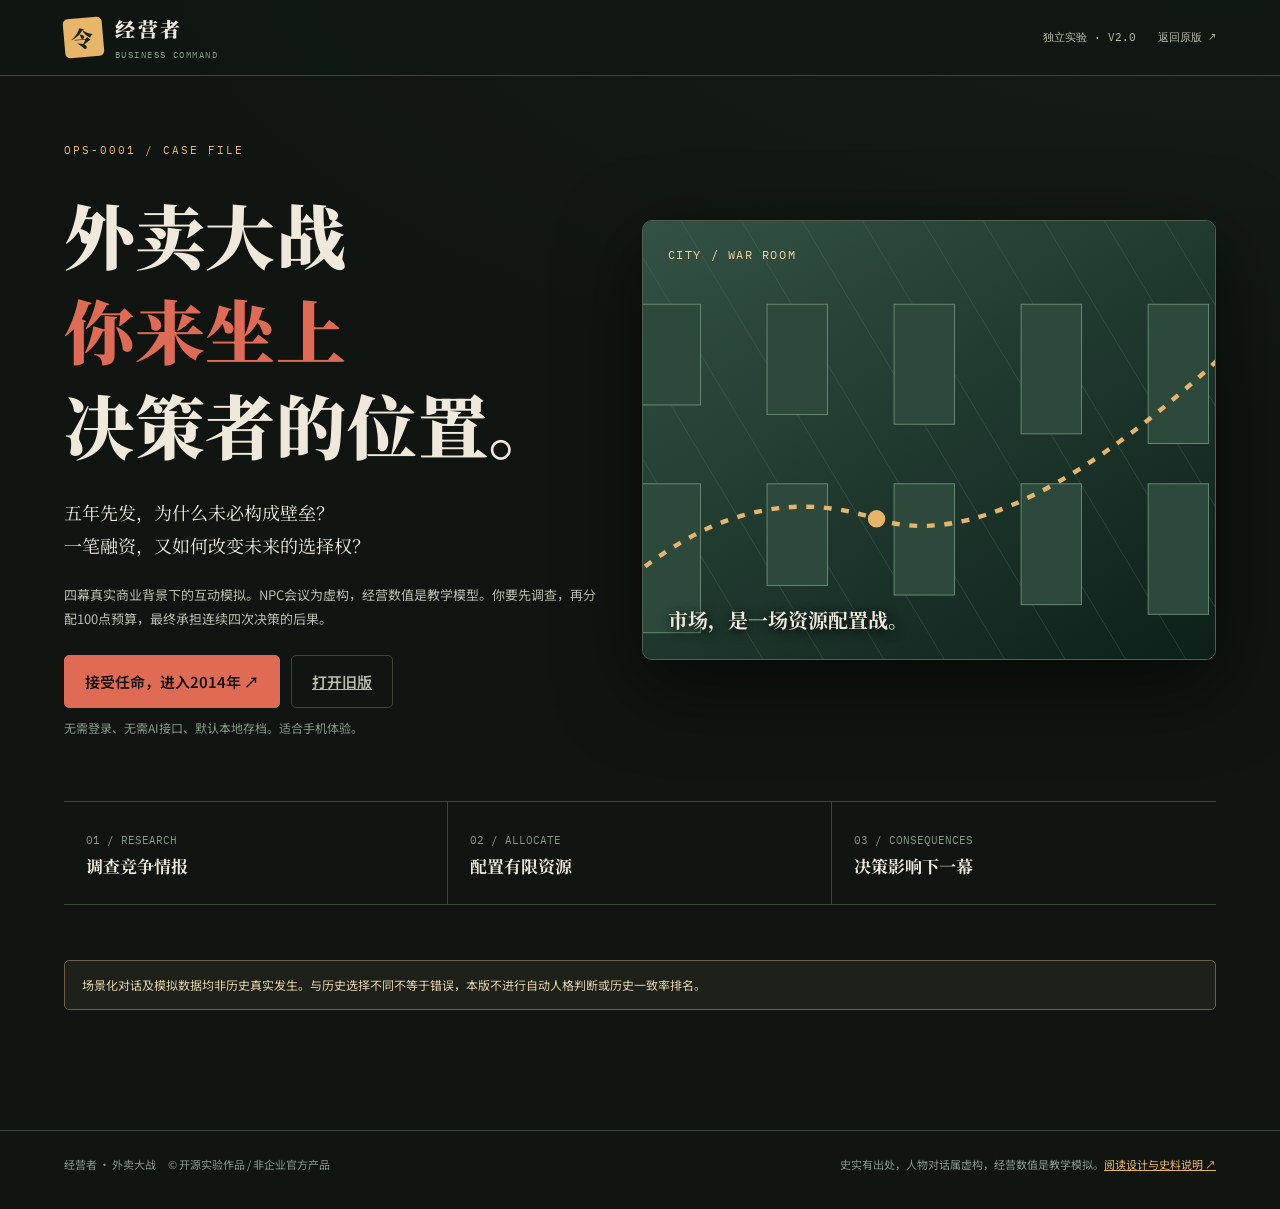
<file: v2/index.html>
<!doctype html>
<html lang="zh-CN">
<head>
<meta charset="utf-8">
<meta name="viewport" content="width=device-width,initial-scale=1,viewport-fit=cover">
<meta name="theme-color" content="#101511">
<meta name="description" content="成为2014年的外卖创业者。调查，配置资源，拍板，并承担四幕连续决策的后果。一个有史料依据的互动商业战争。">
<title>外卖大战｜经营者 · 决策剧场 V2</title>
<link rel="stylesheet" href="./style.css">
<script defer src="./game.js"></script>
</head>
<body>
<a class="skip" href="#app">跳到游戏内容</a>
<header class="site-header">
  <a class="brand" href="../"><span class="brand-mark">令</span><span>经营者 <small>BUSINESS COMMAND</small></span></a>
  <div class="header-right"><span class="edition">独立实验 · V2.0</span><a href="../" class="nav-link">返回原版 ↗</a></div>
</header>
<main id="app" tabindex="-1" aria-live="polite"></main>
<footer class="site-footer">
  <div>经营者 · 外卖大战 <span>© 开源实验作品 / 非企业官方产品</span></div>
  <div>史实有出处，人物对话属虚构，经营数值是教学模拟。<a href="./README.md">阅读设计与史料说明 ↗</a></div>
</footer>
</body>
</html>
</file>
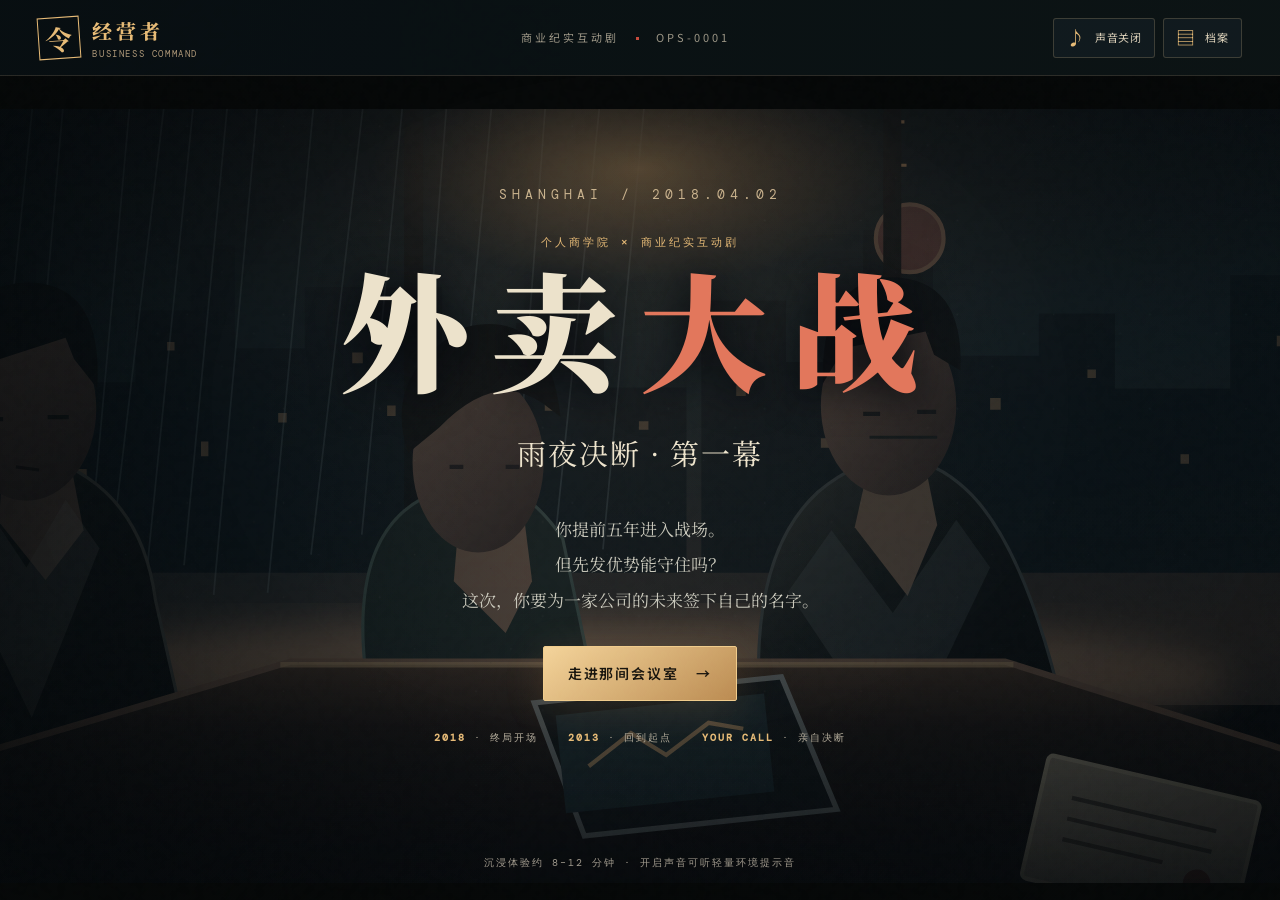
<file: v3/index.html>
<!doctype html>
<html lang="zh-CN">
<head>
<meta charset="utf-8">
<meta name="viewport" content="width=device-width,initial-scale=1,viewport-fit=cover">
<meta name="theme-color" content="#090e12">
<meta name="description" content="《外卖大战：雨夜决断》，一场电影化商业决策互动剧。2018年终局，回到2013年第一道命令。">
<title>外卖大战：雨夜决断｜经营者 · 沉浸式商业剧场</title>
<link rel="preconnect" href="https://fonts.googleapis.com">
<link rel="preconnect" href="https://fonts.gstatic.com" crossorigin>
<link href="https://fonts.googleapis.com/css2?family=Noto+Serif+SC:wght@400;500;600;700;900&family=Noto+Sans+SC:wght@400;500;600;700&family=DM+Mono:wght@400;500&display=swap" rel="stylesheet">
<link rel="stylesheet" href="./style.css">
<script src="./game.js" defer></script>
</head>
<body>
<a href="#app" class="skip">跳到互动剧内容</a>
<div id="frame">
<header class="topbar">
  <a class="brand" href="../"><span class="brand-glyph">令</span><span class="brand-name">经营者<small>BUSINESS COMMAND</small></span></a>
  <span class="showmark">商业纪实互动剧 <i></i> OPS-0001</span>
  <div class="top-actions">
    <button class="icon-btn" id="soundBtn" title="开关环境音" aria-label="开启或关闭环境音"><span id="soundIcon">♪</span><span class="btn-text" id="soundText">声音关闭</span></button>
    <button class="icon-btn" id="archiveBtn" title="查看档案" aria-label="查看资料档案"><span>▤</span><span class="btn-text">档案</span></button>
  </div>
</header>
<main id="app" tabindex="-1" aria-live="polite"></main>
<div class="film-grain" aria-hidden="true"></div>
<div class="vignette" aria-hidden="true"></div>
</div>
<div id="modal-root"></div>
</body></html>
</file>
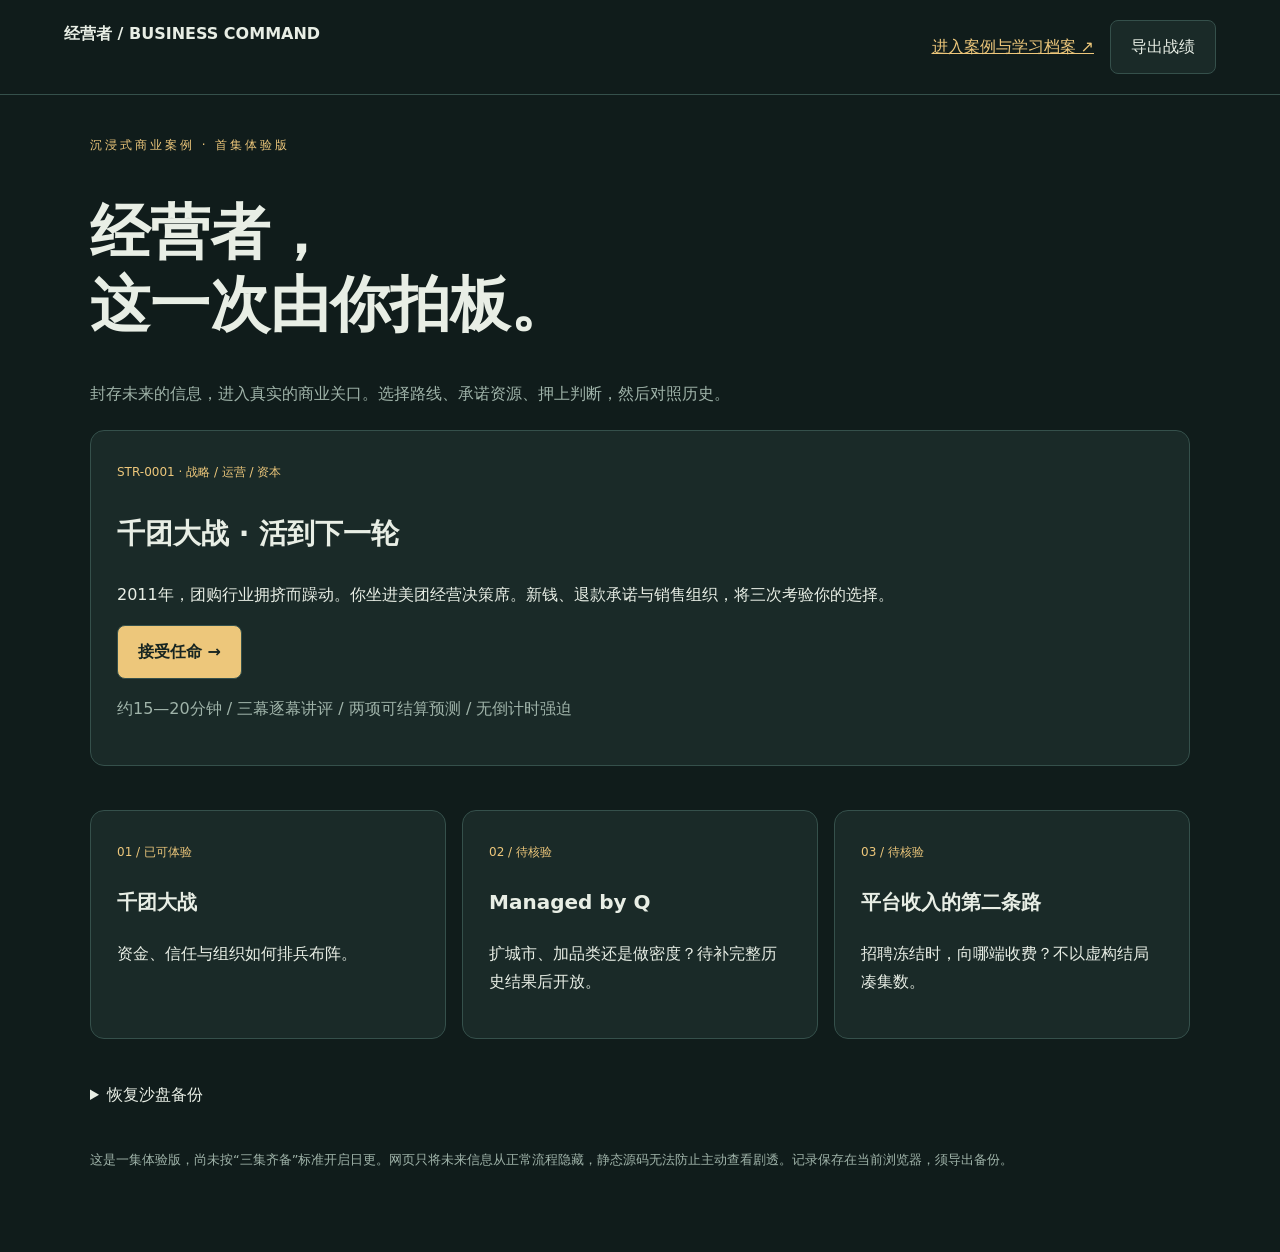
<file: archive-v2.html>
<!DOCTYPE html><html lang="zh-CN"><meta charset="utf-8"><meta name="viewport" content="width=device-width,initial-scale=1"><title>经营者 · 商业决策沙盘</title><style>
:root{--bg:#101c1b;--panel:#1a2a28;--line:#35504b;--ink:#e8eee5;--muted:#9fb3a9;--gold:#edc77b}*{box-sizing:border-box}body{margin:0;background:var(--bg);color:var(--ink);font:16px/1.75 system-ui,'Microsoft Yahei',sans-serif}header{padding:20px 5vw;border-bottom:1px solid var(--line);display:flex;justify-content:space-between;gap:15px;flex-wrap:wrap}a{color:var(--gold)}main{max-width:1160px;padding:40px 30px;margin:auto}.kicker{letter-spacing:3px;color:var(--gold);font-size:12px}h1{font-size:clamp(32px,5vw,60px);line-height:1.2}h2{font-size:28px}h3{font-size:20px}.muted{color:var(--muted)}button{font:inherit;border:1px solid var(--line);border-radius:8px;background:var(--panel);color:var(--ink);padding:12px 20px;cursor:pointer}button:hover,button.selected{border-color:var(--gold);background:#374037}button.primary{background:var(--gold);color:#172521;font-weight:700}button:disabled{opacity:.4;cursor:not-allowed}.panel{padding:26px;border:1px solid var(--line);border-radius:14px;background:var(--panel);margin:22px 0}.grid{display:grid;grid-template-columns:repeat(3,1fr);gap:16px}.option{text-align:left;display:block;min-height:210px}.option strong{font-size:20px;display:block;margin-bottom:12px}.option small{display:block;color:var(--muted);margin-top:16px}label{display:block;margin:16px 0}input,textarea{font:inherit;background:#0e1c19;color:var(--ink);border:1px solid var(--line);border-radius:7px;padding:12px}input[type=number]{width:110px}textarea{width:100%;min-height:90px}.row{display:flex;gap:16px;align-items:center;flex-wrap:wrap}.timeline{display:flex;gap:12px}.timeline span{height:5px;flex:1;background:var(--line)}.timeline span.done{background:var(--gold)}.fact{border-left:2px solid var(--gold);padding-left:16px;margin:18px 0}.tag{color:var(--gold);font-size:12px}details{margin-top:20px}summary{cursor:pointer}footer{margin:40px 0;color:var(--muted);font-size:13px}table{width:100%;border-collapse:collapse}td,th{padding:12px;text-align:left;border-bottom:1px solid var(--line)}@media(max-width:760px){main{padding:25px 18px}.grid{grid-template-columns:1fr}.option{min-height:auto}table{font-size:13px}}
</style><header><strong>经营者 / BUSINESS COMMAND</strong><nav><a href="library.html">进入案例与学习档案 ↗</a>　<button onclick="exportAll()">导出战绩</button></nav></header><main id="app"></main><script>
const E={"id": "STR-0001", "version": 2, "title": "千团大战 · 活到下一轮", "subtitle": "2011 / 中国本地生活 / 三幕历史决策沙盘", "role": "你受命进入美团的经营决策席。你承担类似王兴的资源取舍职责；以下决策菜单为编辑设计，不是当年会议实录。", "sources": [{"id": "S1", "date": "2011-03-14", "title": "北京商报：过期包退计划（同期报道）", "url": "https://finance.ifeng.com/news/special/2011315/20110314/3655793.shtml"}, {"id": "S2", "date": "2011-07-07", "title": "新浪科技：B轮融资发布会（同期采访）", "url": "https://tech.sina.com.cn/i/2011-07-07/11005745178.shtml"}, {"id": "S3", "date": "2011-07-07", "title": "经济观察网：融资与广告策略（同期采访）", "url": "https://www.eeo.com.cn/2011/0707/205540.shtml"}, {"id": "S4", "date": "2011-11-11", "title": "新浪科技：IPO延迟（消息来源含匿名人士，原因未获独立证实）", "url": "https://tech.sina.com.cn/i/2011-11-11/09216306701.shtml"}, {"id": "S5", "date": "2012-06-21", "title": "北京青年报：拉手6月19日撤销申请", "url": "https://msn.finance.sina.com.cn/gdxw/20120621/0000998863.html"}, {"id": "S6", "date": "2014-02-21", "title": "王兴十年（回顾性人物报道，清华校友总会转载）", "url": "https://www.tsinghua.org.cn/info/1014/11230.htm"}], "scenes": [{"date": "2011-03-14", "title": "第一幕：信任的代价", "dispatch": "一份退款公告放在桌上。行业习惯将未消费的过期券留在平台。你的团队已经宣布返还这部分余额。增长团队仍在争取投入，财务需要知道你接下来优先守住什么。", "facts": ["美团已宣布过期包退，涉及此前未消费款项1000余万元人民币。[S1]", "本幕不提供真实现金余额、净烧钱速度或现金跑道；公开材料不足。"], "sourceIds": ["S1"], "question": "既定退款承诺已经存在，下一阶段你把哪个目标放在首位？", "options": [{"id": "growth", "name": "扩大触达", "text": "优先新增用户与城市触达；接受短期获客支出压力。", "tradeoff": "需要证明新增客户能留下来，并核对现金支出。"}, {"id": "trust", "name": "兑现服务", "text": "优先退款兑现、客户解释与商户交付；限制同期新增项目。", "tradeoff": "服务改善未必立刻带来规模，机会窗口也会收窄。"}, {"id": "reserve", "name": "保留选择", "text": "优先现金盘点、收支预测与储备；分阶段批准新增投入。", "tradeoff": "等待信息也有成本，谨慎可能错过优质商户。"}], "budgetLabel": "用100枚教学资源筹码表达本幕投入强度（不是公司真实现金）", "prediction": "在2011年7月底之前，美团是否会宣布完成新一轮融资？", "outcome": true, "resolution": "2011年7月7日，发布会宣布B轮5000万美元到账。[S2]", "history": "过期退款是本幕开始前已经公布的承诺，不是你选择后才发生。资料不足以还原当时所有预算讨论。", "backdrop": ["先理解生意：消费者先在线付款，再拿团购券去线下商户消费。平台把用户和商户连起来，收到钱与完成服务之间有时间差。", "你面对的不只是获客竞争。用户担心券买了不能用，商户担心客人来了、款却结不到。看起来同样是账上的钱，有的是资本，有的背后还挂着履约义务。", "本幕用“退款公告已经发出”作为起点。你不能撤回既定承诺来获得一个轻松答案。现在要决定的是：如何让承诺在资源分配里真正有位置。"], "reveal": {"actual": "美团已推出过期退款，并非只用低价吸引用户。[S1] 你的任务是在这个已发生的选择之上安排后续优先级，而不是重新决定退款政策。", "why": "经营分析：它放弃了一部分沉淀款带来的短期便利，换取对承诺可兑现的信任。关键区别是，把用户愿意第一次付款，和用户愿意长期相信平台，视作两个问题。该机制合理，但本幕没有实验数据证明退款单独带来了多少增长。", "insight": "原来，现金纪律不等于所有现金都攥住。属于用户承诺的款项被留住，账面可能更好看，经营信用却可能受损。", "feedback": {"growth": "你优先解决“更多人来”，但此刻要防的缺口是“来了以后是否兑现”。若新增用户走进同样的退款与交付问题，增长会放大问题。检查你的触发器是否包含履约或复购，而不只是拉新量。", "trust": "你把承诺兑现放到了前面，识别了信任约束。但“重视服务”仍不等于划算：你需要跟踪退款兑现、复购与交付成本，不能把任何服务支出都自动解释为长期投入。", "reserve": "你保留了机动空间，但需要区分自由资金与承诺款。若储备依赖延后兑现已承诺退款，它保住的可能只是账面；若先足额保障义务再限新增项目，则更能自洽。"}, "compare": ["扩大触达：在履约可靠时可能有效；这里需证明不会把未解决的服务问题规模化。", "兑现服务：与已公布方向一致，但必须检查效果，不能据历史方向认定所有投入都合理。", "保留选择：防止失血有价值；要先划清退款与结算义务，不能冻结所有经营动作。"], "bridge": "先把本幕的判断消化，再把日历翻到7月。下一幕新增融资消息；它是历史进程，不是系统奖励你的选择。", "ids": ["S1"]}}, {"date": "2011-07-07", "title": "第二幕：钱到了，仗怎么打", "dispatch": "新一轮融资已宣布完成。各条战线都在申请资源。这一刻，融资额是已知，下一轮融资是否容易仍是未知。请给出你愿意承担的投入节奏。", "facts": ["B轮融资5000万美元已到账；同期报道转述首轮资金尚未使用。[S2]", "截至5月底，开站接近100城，员工1800多人，均为当时公司披露口径。[S2]", "融资金额不是可自由支配现金余额，缺少商户结算、退款义务和净流出数据。"], "sourceIds": ["S2"], "question": "面对扩张需求，你选择哪条主路线？", "options": [{"id": "ads", "name": "集中买曝光", "text": "把新增投入集中于品牌与广告触达，争取先形成用户规模。", "tradeoff": "需要持续监测获客成本和复购，防止流量未转成经营贡献。"}, {"id": "service", "name": "经营能力优先", "text": "把新增投入放在服务、技术和人才，按城市表现逐步追加。", "tradeoff": "建设周期较长，对手可能先抢走显眼位置。"}, {"id": "cash", "name": "延长储备", "text": "降低新增承诺，先守结算和退款能力，再等待行业变化。", "tradeoff": "现金更充裕，但竞争位置也可能下降。"}], "budgetLabel": "本幕教学投入强度：0—100枚筹码（各幕独立，不模拟历史财务）", "prediction": "未来12个月内，拉手网会完成赴美IPO挂牌吗？", "outcome": false, "resolution": "2012年6月报道：拉手已于6月19日撤销上市申请。[S5]", "history": "同期采访报道美团不准备加入广告烧钱战；发布会列出的资金用途包括服务、技术、人才。[S2/S3] 这是主张与方向证据，不足以证明这些选择单独导致胜出。", "backdrop": ["融资新闻让团队暂时松了一口气，但增长申请并不会自动分出先后。新增城市、购买曝光、做产品与培训销售，都会争夺这笔钱。", "同样增加一笔销售额，可能来自一次性的折扣，也可能来自复购；同样一枚筹码，可能买来短暂流量，也可能形成组织能力。没有成本和留存数据，就不能只看表面热闹。", "你的任务不是预测美团最终会不会赢，而是在未知未来中给出投入节奏。你有资金，但不知道未来融资窗口能开多久。"], "reveal": {"actual": "美团当时公开表达不加入广告烧钱战，同时把服务、技术与人才列入资金用途。[S2/S3] 这是投入方式的取舍，不是停止获客。", "why": "经营分析：品牌曝光是否带来可留存、可盈利的需求，需要额外证据；资金既可用于追逐当期规模，也可保留以后行动的余地。真正该比较的是不同渠道的增量获客成本、复购和现金回收，而非“打广告/不打广告”的道德高下。", "insight": "原来，拿到钱之后最难的并不是敢不敢花，而是能否拒绝用对手的支出节奏替自己做预算。", "feedback": {"ads": "你的方案押注曝光能沉淀为客户资产。若只有新增用户、没有留存和贡献的验证，逻辑中缺了一环：买来注意力之后，谁为持续服务买单？这是一项待验证假设，不能仅凭后来历史给你判错。", "service": "你选择了与公开方向接近的投入，但仍需防止“能力建设”成为无法验证的口袋。应给出投入里程碑、期限与经营指标，而不是因为选中了历史方向就通过。", "cash": "你识别了融资不确定性。但把现金都保留下来，也可能错过经营建设。应说清保留资金覆盖什么义务、哪类项目仍可小额推进；防守不必等于全面停摆。"}, "compare": ["集中买曝光：可能占据心智，代价是回收不确定；需要渠道与复购验证。", "经营能力优先：可能改善长期效率，代价是见效慢；需要里程碑与停止线。", "延长储备：降低断粮风险，代价是错失部分增长；需要明确最低储备与可批准的投入。"], "bridge": "广告选择的机制已经摊开。现在进入11月：新情报只揭示IPO推迟，不提前告诉你最终结局。上一项事件预测仍留到终局结算。", "ids": ["S2", "S3"]}}, {"date": "2011-11-11", "title": "第三幕：寒意先到", "dispatch": "关于拉手IPO推迟的消息传到经营席。注意，它还没有被正式撤回。你的决定必须适用于“对手很快重启”与“窗口长期关闭”两种情景。", "facts": ["当日媒体报道拉手暂停路演并推迟IPO，仍有重启可能。[S4]", "报道含匿名消息，关于会计问题及举报原因的说法不能视为已定论。[S4]", "没有可靠证据证明某个核心城市出现补贴翻倍或商户独家买断，本局不加入这些桥段。"], "sourceIds": ["S4"], "question": "你如何把融资风险转化为下一阶段的行动？", "options": [{"id": "expand", "name": "加速抢位", "text": "趁对手不确定，争取商户与人才；设定投入上限和停止条件。", "tradeoff": "机会可能短暂，也可能把自己拖入不可逆支出。"}, {"id": "hold", "name": "守住经营", "text": "优先结算、退款与履约，放慢新增城市，保留机动资金。", "tradeoff": "更能承受坏情景，也可能让出份额。"}, {"id": "org", "name": "补齐组织", "text": "把优先级交给区域管理、销售质量与流程，扩张按能力放行。", "tradeoff": "组织投入见效慢，需要承担管理变革成本。"}], "budgetLabel": "本幕教学投入强度：0—100枚筹码", "prediction": null, "history": "回顾性报道记载：干嘉伟于2011年11月16日加入，随后调整区域管理体系。[S6] 这是事后资料，不能提前作为本幕情报。公开材料不足以确认当时是否正式比较过菜单中的所有方案。", "backdrop": ["对手的IPO出了变数。它可以被理解为抢位窗口，也可以是整个行业融资环境变差的警报。这两种解释会导向不同的行动。", "保留现金只是争取了时间。如果组织无法把资金转成稳定的商户供给和交付，等来的机会也未必接得住；反过来，没有现金约束的扩张也可能加速失血。", "这一幕要求你把战略落实到组织和节奏。不要提前把“上市推迟”当作竞争对手已经出局。"], "reveal": {"actual": "事后人物报道记载，干嘉伟于11月16日加入，并将区域管理从两个大区调整为八个。[S6，回顾性来源] 这是组织建设的实际动作，不能据此断言当时所有其他投入都停止了。", "why": "经营分析：扩大覆盖会增加信息传递、培训和质量控制的负担。增加管理层级的目的应是让区域经营有人负责、异常能被发现和纠正，而不是为层级本身付费。组织建设与机会性扩张可以互补，关键在承载能力和投入边界。", "insight": "原来，活过寒冬只是资格；能否接住机会，还取决于组织是否能把分散城市变成可管理的经营网络。", "feedback": {"expand": "你看到了窗口，但要检查能否承载。现金尚在、对手遇阻，都不等于新增城市会成功；若没有区域负责人、供给质量与单位经济性的门槛，窗口可能变成失控扩张的借口。", "hold": "你防范了外部风险，却要检查是否把融资不确定性等同于所有建设都应该推迟。即使放慢城市扩张，也可以改善现有区域管理，否则只是延长同一套低效系统的寿命。", "org": "你找到了组织约束，与报道中的动作接近。但不能把增加大区数量当作成功原因本身。需要明确谁负责、信息怎样上行、经营异常怎样处理，再验证这些改变是否改善交付。"}, "compare": ["加速抢位：抓机会有道理，须有承载能力门槛，不能把对手困难当作自己的能力。", "守住经营：防止失血有道理，但不应自动排除提升效率的建设。", "补齐组织：有实际动作证据支持；效果仍需数据验证，不能把历史重合当作因果证明。"], "bridge": "三次命令已经封存。下一步结算事件预测，并把你每幕选择中的关键假设汇总成一份可以带走的复盘。", "ids": ["S6"]}}], "debrief": "本局不是平行宇宙收益预测。你的选择会留下不同的资源与风险承诺，下一幕仍按真实历史时间推进。未建模的利润与市占率不会凭选择生成。训练目标：把现金义务、投入强度、证据限制和行动触发器连成决策。", "transfer": "映射到区域运营：司机供给、商户交付、补贴拉量与城市扩张争夺同一份资源。写出一个你现在业务里可以用明确停止线约束的小额试验。"};const KEY='business-command-v2';let state;try{state=JSON.parse(localStorage.getItem(KEY))||{runs:[],active:null}}catch{state={runs:[],active:null}}let choice=null,entered=Date.now();const esc=s=>String(s??'').replace(/[&<>"']/g,c=>({'&':'&amp;','<':'&lt;','>':'&gt;','"':'&quot;',"'":'&#39;'}[c]));
function save(){try{localStorage.setItem(KEY,JSON.stringify(state))}catch{alert('保存失败，请立即导出战绩')}}
function exportAll(){let a=document.createElement('a');a.href=URL.createObjectURL(new Blob([JSON.stringify({schemaVersion:2,episode:E.id,...state},null,2)],{type:'application/json'}));a.download='商业沙盘战绩.json';a.click();setTimeout(()=>URL.revokeObjectURL(a.href),2000)}
function restore(file){if(!file)return;file.text().then(t=>{let d=JSON.parse(t);if(d.schemaVersion!==2||!Array.isArray(d.runs)||d.episode!==E.id)throw Error('格式不匹配');if(d.active&&(!Array.isArray(d.active.decisions)||d.active.decisions.length>3))throw Error('进度无效');if(confirm('恢复将覆盖本机沙盘战绩，请先导出。继续？')){state={runs:d.runs,active:d.active};save();render()}}).catch(e=>alert('恢复失败：'+e.message))}
function begin(){state.active={id:Date.now().toString(),episode:E.id,version:E.version,startedAt:new Date().toISOString(),decisions:[]};choice=null;entered=Date.now();save();render()}
function home(){document.getElementById('app').innerHTML=`<div class="kicker">沉浸式商业案例 · 首集体验版</div><h1>经营者，<br>这一次由你拍板。</h1><p class="muted">封存未来的信息，进入真实的商业关口。选择路线、承诺资源、押上判断，然后对照历史。</p><div class="panel"><span class="tag">STR-0001 · 战略 / 运营 / 资本</span><h2>千团大战 · 活到下一轮</h2><p>2011年，团购行业拥挤而躁动。你坐进美团经营决策席。新钱、退款承诺与销售组织，将三次考验你的选择。</p><div class="row"><button class="primary" onclick="begin()">接受任命 →</button>${state.active?'<button onclick="render()">继续本局</button>':''}</div><p class="muted">约15—20分钟 / 三幕逐幕讲评 / 两项可结算预测 / 无倒计时强迫</p></div><div class="grid"><div class="panel"><span class="tag">01 / 已可体验</span><h3>千团大战</h3><p>资金、信任与组织如何排兵布阵。</p></div><div class="panel"><span class="tag">02 / 待核验</span><h3>Managed by Q</h3><p>扩城市、加品类还是做密度？待补完整历史结果后开放。</p></div><div class="panel"><span class="tag">03 / 待核验</span><h3>平台收入的第二条路</h3><p>招聘冻结时，向哪端收费？不以虚构结局凑集数。</p></div></div><details><summary>恢复沙盘备份</summary><input aria-label="恢复沙盘备份" type="file" accept=".json" onchange="restore(this.files[0])"></details><footer>这是一集体验版，尚未按“三集齐备”标准开启日更。网页只将未来信息从正常流程隐藏，静态源码无法防止主动查看剧透。记录保存在当前浏览器，须导出备份。</footer>`}
function render(){let r=state.active;if(!r)return home();if(r.pendingReview!==undefined&&r.pendingReview!==null)return revealScene(r.pendingReview);let i=r.decisions.length;if(i===E.scenes.length)return report();let s=E.scenes[i];choice=null;entered=Date.now();document.getElementById('app').innerHTML=`<div class="row"><button onclick="home()">← 指挥席</button><span class="kicker">${E.id} / ${s.date} / 情报截止此刻</span></div><h1>${s.title}</h1><div class="timeline">${E.scenes.map((_,n)=>`<span class="${n<=i?'done':''}"></span>`).join('')}</div><p class="muted">${i===0?E.role:'真实进程继续推进。你的上一幕选择已封存；本幕不会假装是它造成了历史事件。'}</p><div class="panel"><div class="tag">情报室 / 本幕新增</div><p>${s.dispatch}</p>${s.facts.map(f=>`<div class="fact">${esc(f)}</div>`).join('')}<details><summary>本幕来源与证据</summary>${E.sources.filter(x=>s.sourceIds.includes(x.id)).map(x=>`<p>[${x.id}] ${x.date} <a target="_blank" rel="noopener" href="${x.url}">${x.title}</a></p>`).join('')}</details></div><div class="panel"><div class="tag">进入现场 / 经营情境解释</div>${s.backdrop.map(t=>`<p>${t}</p>`).join('')}</div><h2>${s.question}</h2><p class="muted">选项是基于真实经营矛盾设计的教学备选，不声称是当年内部会议提案。</p><div class="grid">${s.options.map((o,n)=>`<button class="option" id="option${n}" onclick="pick(${n})"><strong>${o.name}</strong>${o.text}<small>承担的代价：${o.tradeoff}</small></button>`).join('')}</div><form onsubmit="commit(event)"><div class="panel"><label>${s.budgetLabel}<br><input id="budget" aria-label="教学投入强度" type="number" min="0" max="100" step="1" required placeholder="0—100"></label><label>你的停止条件 / 什么证据会让你改变主意？<textarea id="reason" required minlength="8" placeholder="写一条具体的行动触发器……"></textarea></label>${s.prediction?`<div class="tag">单独押注 / 历史可结算事件</div><p>${s.prediction}</p><label>你认为“会发生”的概率（不是对路线的信心） <input id="prob" type="number" min="0" max="100" required placeholder="0—100"> %</label>`:'<p class="muted">本幕路线没有可验证的二元成败标签，不计算置信度得分。</p>'}</div><button id="commit" class="primary" type="submit" disabled>封存决策，揭晓本幕 →</button></form><footer>筹码是教学表达，不是历史金额；选择不触发伪造的市场份额或利润。自由文本保留给教练评价。</footer>`}
function pick(n){choice=n;document.querySelectorAll('.option').forEach((e,k)=>e.classList.toggle('selected',k===n));document.getElementById('commit').disabled=false}
function commit(ev){ev.preventDefault();if(choice===null)return;let r=state.active,s=E.scenes[r.decisions.length],b=Number(document.getElementById('budget').value),reason=document.getElementById('reason').value.trim(),prob=s.prediction?Number(document.getElementById('prob').value):null;if(!Number.isInteger(b)||b<0||b>100||reason.length<8||prob!==null&&(!Number.isFinite(prob)||prob<0||prob>100))return alert('请核对投入、条件与概率');r.decisions.push({scene:r.decisions.length,option:s.options[choice].id,budget:b,reason,probability:prob,elapsedMs:Date.now()-entered,at:new Date().toISOString()});r.pendingReview=r.decisions.length-1;save();render();window.scrollTo(0,0)}

function diagnosis(i,d){let rev=E.scenes[i].reveal;return rev.feedback[d.option]||'旧版本选项：请参考本幕历史与路线比较。'}
function revealScene(i){let s=E.scenes[i],d=state.active.decisions[i],rv=s.reveal,o=s.options.find(o=>o.id===d.option);document.getElementById('app').innerHTML=`<div class="kicker">本幕揭晓 / ${s.date} / 暂停推进</div><h1>先别翻页。<br>看清这一步的取舍。</h1><div class="panel"><span class="tag">你的决策已封存</span><h2>${esc(o?.name||d.option)}</h2><p>教学投入 ${d.budget}/100</p><p>你的改变条件：${esc(d.reason)}</p></div><div class="panel"><span class="tag">01 / 当事人实际做了什么</span><h2>${s.title}</h2><p>${rv.actual}</p></div><div class="panel"><span class="tag">02 / 为什么这样做</span><p>${rv.why}</p><div class="fact"><strong>${rv.insight}</strong></div></div><div class="panel"><span class="tag">03 / 对照你选的路线</span><p>${esc(diagnosis(i,d))}</p><p class="muted">这是基于选项的风险诊断，不是对你内心动机的认定。自由文本完整批改仍需教练。</p>${d.budget>=80?'<p>你还选择了高投入强度：请检查上面的停止条件能否在大部分资源花完前触发。</p>':d.budget<=20?'<p>你选择了低投入强度：请检查计划在这个强度下是否仍能完成承诺，而不是只表达谨慎。</p>':''}</div><div class="panel"><span class="tag">04 / 逐条比较其余路线</span>${rv.compare.map(t=>`<p>${t}</p>`).join('')}<p class="muted">以上为经营分析；不是当事人逐条否决提案的会议纪要。</p></div><details><summary>本幕证据</summary>${E.sources.filter(x=>rv.ids.includes(x.id)).map(x=>`<p>[${x.id}] <a href="${x.url}" target="_blank" rel="noopener">${x.title}</a></p>`).join('')}</details><div class="panel"><h3>这一幕，你会修正哪一个假设？</h3><textarea id="reflection" placeholder="可写：我原本假设……，现在需要先验证……">${esc(d.reflection||'')}</textarea><p>${rv.bridge}</p><button class="primary" onclick="continueScene()">${i===2?'完成复盘，打开总战报':'我已理解，继续真实进程'} →</button><p class="muted">阅读节奏由你掌握，可留空继续。不会用强制等待增加时长。</p></div>`}
function continueScene(){let r=state.active;if(r.pendingReview===undefined||r.pendingReview===null)return;let d=r.decisions[r.pendingReview];d.reflection=document.getElementById('reflection').value.trim();d.reviewedAt=new Date().toISOString();delete r.pendingReview;save();render();window.scrollTo(0,0)}

function report(){let r=state.active;let scored=r.decisions.filter(d=>d.probability!==null),loss=scored.reduce((v,d)=>v+(d.probability/100-Number(E.scenes[d.scene].outcome))**2,0)/scored.length;let pct=Math.round((1-loss)*100);document.getElementById('app').innerHTML=`<div class="kicker">AFTER ACTION REVIEW / ${E.id}</div><h1>战役结束。<br>现在，打开历史档案。</h1><div class="grid"><div class="panel"><div class="tag">预测表现</div><h2>${pct} / 100</h2><p>100 × (1 − 平均Brier损失)</p></div><div class="panel"><div class="tag">样本边界</div><h2>${scored.length} 个事件</h2><p>单局预测表现，不代表已测得稳定校准度。</p></div><div class="panel"><div class="tag">决策质量</div><h2>逐幕诊断已生成</h2><p>已按所选路线指出假设缺口；自由文本仍待教练复核。</p></div></div>${r.decisions.map((d,i)=>{let s=E.scenes[i],o=s.options.find(o=>o.id===d.option);return `<div class="panel"><span class="tag">${s.date}</span><h2>${s.title}</h2><p>你的命令：${o.name} · 教学投入 ${d.budget}/100</p><p>触发器：${esc(d.reason)}</p><p class="muted">本幕停留约${Math.round(d.elapsedMs/1000)}秒（含阅读/离开页面时间，不用于能力评分）。</p>${s.prediction?`<p>你给“发生”${d.probability}%概率；实际：${s.outcome?'发生':'未发生'}。</p><p>${s.resolution}</p>`:''}<h3>历史对照</h3><p>${s.history}</p><h3>这一选择最需要检查的假设</h3><p>${esc(diagnosis(i,d))}</p><p>你在揭晓后记录的修正：${esc(d.reflection||'未记录')}</p><p>机会与代价：${o.tradeoff}</p></div>`}).join('')}<div class="panel"><h2>把这仗带回自己的城市</h2><p>${E.transfer}</p><p class="muted">${E.debrief}</p><button onclick="downloadReview()">下载完整教练复盘包</button> <button onclick="finish()">归档战报</button></div><details><summary>史料档案 · 已解锁</summary>${E.sources.map(x=>`<p>[${x.id}] ${x.date} <a href="${x.url}" target="_blank" rel="noopener">${x.title}</a></p>`).join('')}<p>未证实并排除：14个月跑道、10城补贴翻倍、当年某核心城市独家买断。2013份额“过半”涉及具体月份与不同口径，本集不使用该数。</p></details>`}
function downloadReview(){let text='# STR-0001 教练复盘包\n请严评我的决策依据、停止条件和资源取舍。不要因为与历史路线不同就扣分，不用后来结果证明当年必然正确。最后只留一个改进动作。两项预测Brier只算本局表现，不算稳定校准。\n'+JSON.stringify({episode:E,run:state.active},null,2);let a=document.createElement('a');a.href=URL.createObjectURL(new Blob([text],{type:'text/markdown'}));a.download='STR-0001-复盘包.md';a.click();setTimeout(()=>URL.revokeObjectURL(a.href),2000)}
function finish(){if(!state.runs.some(r=>r.id===state.active.id))state.runs.push({...state.active,finishedAt:new Date().toISOString()});state.active=null;save();home()}
home();
</script></html>
</file>
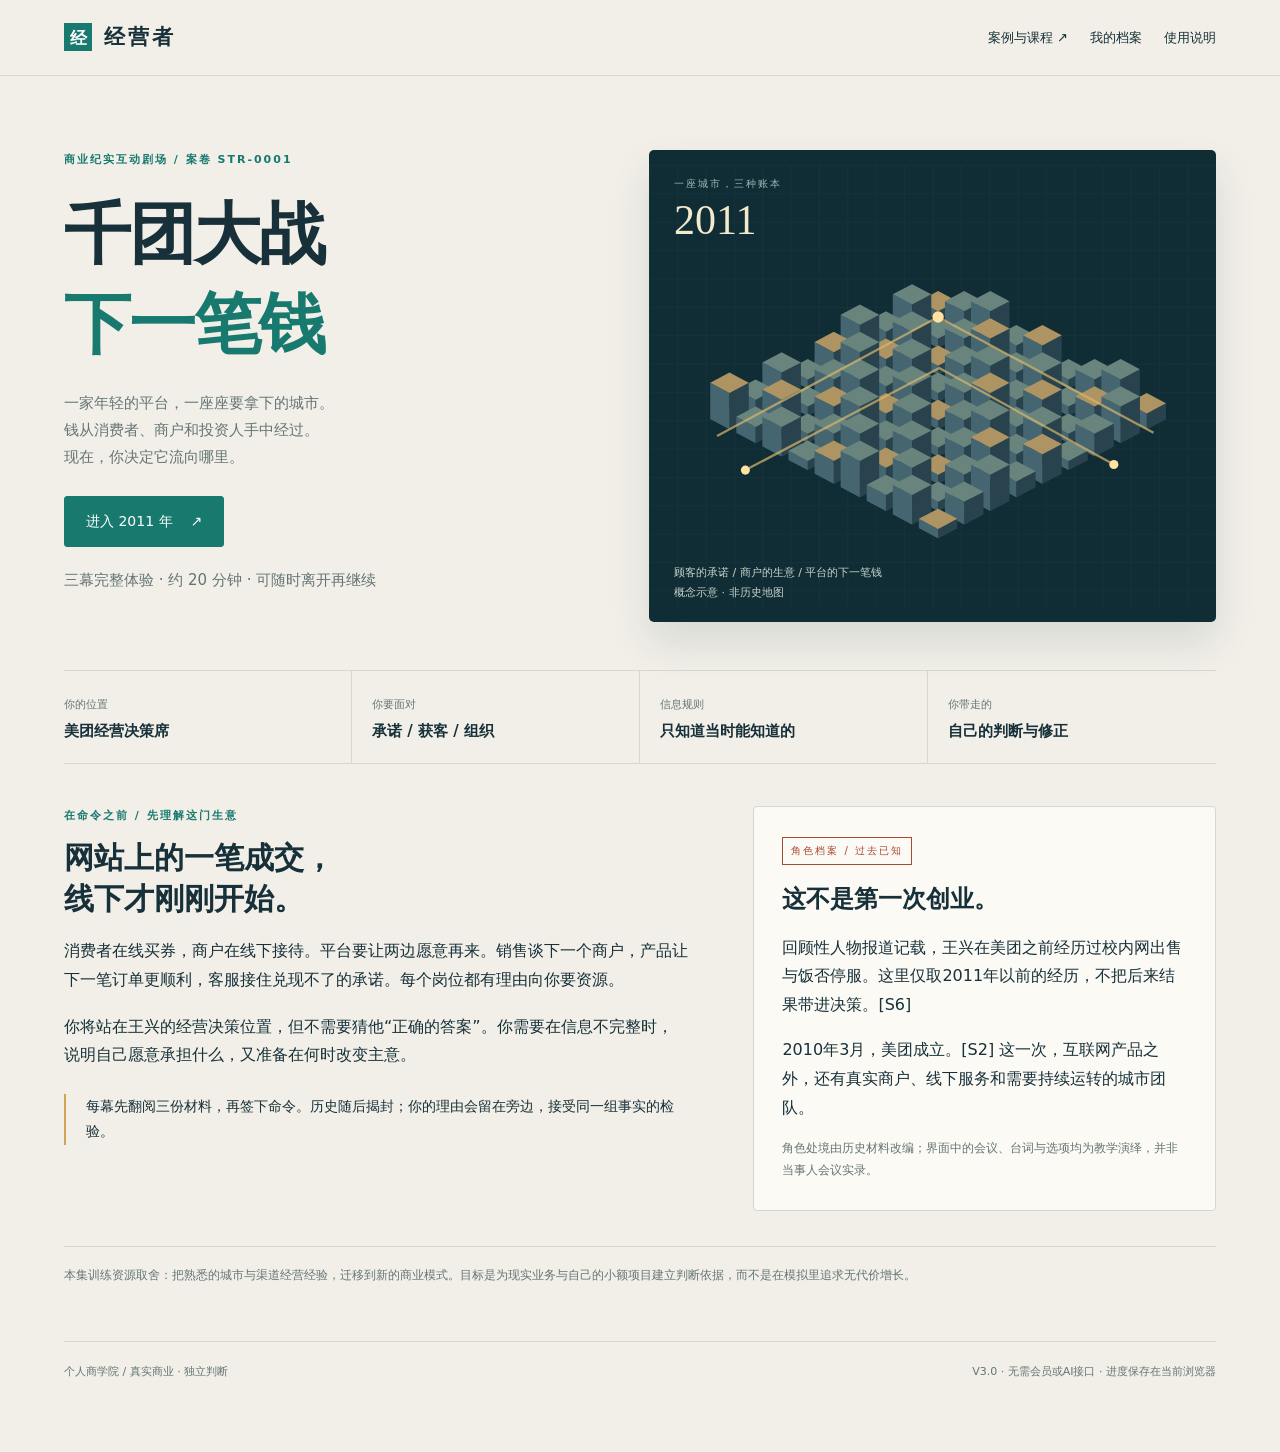
<file: archive-v3.html>
<!doctype html><html lang="zh-CN"><head><meta charset="utf-8"><meta name="viewport" content="width=device-width,initial-scale=1"><meta name="theme-color" content="#102c35"><meta name="description" content="进入2011年的经营决策席，翻阅材料、签下命令、逐幕对照历史。独立运行的个人商学院。"><title>经营者｜千团大战 · 下一笔钱</title><style>
:root{--bg:#f1efe8;--paper:#fcfaf5;--ink:#173039;--muted:#657575;--line:#d6d8ce;--teal:#18796f;--gold:#d0a452;--dark:#102c35;--red:#a84931}*{box-sizing:border-box}body{margin:0;background:var(--bg);color:var(--ink);font:16px/1.8 system-ui,-apple-system,'Microsoft Yahei',sans-serif}button,input,textarea{font:inherit}button,a{touch-action:manipulation}button{cursor:pointer}button:disabled{cursor:not-allowed;opacity:.45}button:focus-visible,a:focus-visible,input:focus-visible,textarea:focus-visible,summary:focus-visible{outline:3px solid #cb8036;outline-offset:4px}a{color:inherit;text-decoration:none}h1,h2,h3,p{margin:0}h1,h2,h3{line-height:1.35}h1,h2,.serif{font-family:'Songti SC','Noto Serif CJK SC','SimSun',serif}header{height:76px;display:flex;align-items:center;justify-content:space-between;padding:0 5vw;border-bottom:1px solid var(--line);gap:16px}header .brand{font-size:21px;font-weight:800;letter-spacing:3px;display:flex;gap:12px;align-items:center}.brand i{width:28px;height:28px;background:var(--teal);display:grid;place-items:center;color:white;font-size:17px;font-style:normal;letter-spacing:0}nav{display:flex;gap:22px;font-size:13px;align-items:center}.plain{border:0;background:none;color:inherit;padding:0;font-size:inherit}.wrap{max-width:1280px;margin:auto;padding:36px 5vw 70px}.eyebrow{font-size:11px;font-weight:650;letter-spacing:2px;text-transform:uppercase;color:var(--teal)}.muted{color:var(--muted)}.small{font-size:12px}.hero{display:grid;grid-template-columns:1fr 1.04fr;min-height:470px;margin:0 -5vw;padding:38px 5vw 28px;gap:40px}.hero h1{font-size:clamp(42px,5.2vw,74px);letter-spacing:-2px;margin:20px 0}.hero h1 em{font-style:normal;color:var(--teal)}.hero p{max-width:440px;color:var(--muted);font-size:15px}.btn{border:1px solid var(--line);padding:12px 21px;background:transparent;color:var(--ink);font-size:14px;border-radius:3px;display:inline-flex;align-items:center;justify-content:center;gap:18px}.btn:hover{border-color:var(--teal);background:#e4ebe2}.btn.primary{background:var(--teal);color:white;border-color:var(--teal)}.btn.primary:hover{background:#116256}.actions{display:flex;flex-wrap:wrap;gap:12px;margin-top:25px}.stamp{font-size:10px;letter-spacing:2px;border:1px solid currentColor;padding:4px 8px;display:inline-block;color:var(--red)}.city{position:relative;align-self:center;aspect-ratio:1.2;background:var(--dark);border-radius:5px;overflow:hidden;box-shadow:0 20px 40px #122d351c}.city svg{width:100%;height:100%}.city-label{position:absolute;top:25px;left:25px;color:#9eb9b7;letter-spacing:2px;font-size:10px}.city-caption{position:absolute;bottom:20px;left:25px;color:#c6d3ca;font-size:11px}.city .number{position:absolute;top:46px;left:25px;font:42px Georgia;color:#f3e9cd}.pulse{animation:pulse 4s ease-in-out infinite}@keyframes pulse{50%{opacity:.35}}.ribbon{display:grid;grid-template-columns:repeat(4,1fr);border-top:1px solid var(--line);border-bottom:1px solid var(--line);margin:20px 0 42px}.ribbon>div{padding:18px 20px;border-right:1px solid var(--line)}.ribbon>div:first-child{padding-left:0}.ribbon>div:last-child{border:0}.ribbon b{display:block;font-size:15px}.ribbon span{font-size:11px;color:var(--muted)}.intro{display:grid;grid-template-columns:1.35fr 1fr;gap:65px;margin-bottom:35px}.intro p{margin-top:18px}.intro h2{font-size:30px}.paper{background:var(--paper);border:1px solid var(--line);padding:28px;border-radius:4px}.paper p+p{margin-top:16px}.margin-note{border-left:2px solid var(--gold);padding:0 0 0 20px;margin:24px 0;font-size:14px}.note{font-size:12px;color:var(--muted);margin-top:20px}.notice{font-size:12px;border-top:1px solid var(--line);padding-top:18px;margin-top:25px;color:var(--muted)}.progress{display:flex;align-items:center;gap:12px;margin-bottom:32px;font-size:12px;color:var(--muted)}.progress .line{height:1px;background:var(--line);flex:1}.progress .active{color:var(--teal);font-weight:700}.layout{display:grid;grid-template-columns:235px minmax(0,1fr);gap:38px}.rail{border-right:1px solid var(--line);padding-right:26px}.rail h3{font-size:24px;margin:13px 0}.rail .meter{margin-top:26px;padding-top:18px;border-top:1px solid var(--line)}.rail .meter b{display:block;font-size:14px;margin:6px 0}.rail small{color:var(--muted);display:block}.rail .chapter{margin-top:28px;color:var(--muted);font-size:12px}.chapter>div{margin:15px 0}.chapter .now{color:var(--teal);font-weight:700}.stage h1{font-size:clamp(30px,3.3vw,47px);white-space:pre-line;margin:12px 0 20px}.lede{font-size:16px;line-height:1.95;max-width:750px}.tension{margin:22px 0 28px;padding-left:20px;border-left:2px solid var(--gold);font-size:15px}.section-head{display:flex;justify-content:space-between;align-items:baseline;gap:14px;margin:32px 0 14px}.section-head h2{font-family:inherit;font-size:18px}.tabs{display:grid;grid-template-columns:repeat(3,1fr);gap:10px}.tab{border:1px solid var(--line);background:#e9e9df;text-align:left;padding:14px 16px;color:var(--ink);border-radius:4px 4px 0 0;font-size:14px}.tab[aria-selected=true]{background:var(--paper);border-bottom:2px solid var(--teal)}.tab span{font-size:10px;color:var(--muted);display:block}.dossier{min-height:240px;border:1px solid var(--line);border-top:0;padding:25px 30px;background:var(--paper)}.dossier h3{font-size:25px;margin:9px 0 16px}.dossier p{white-space:pre-line;font-size:15px}.dossier .note{font-size:11px}.choice{display:grid;grid-template-columns:35px 1fr;gap:14px;text-align:left;width:100%;background:var(--paper);border:1px solid var(--line);border-radius:4px;padding:20px;margin:12px 0;color:var(--ink)}.choice:hover{border-color:var(--teal)}.choice[aria-pressed=true]{border:2px solid var(--teal);padding:19px;background:#eaf0e8}.choice .letter{font:25px Georgia;color:var(--teal)}.choice strong{display:block;font-size:17px;margin-bottom:7px}.choice p{font-size:14px}.choice small{display:block;color:var(--muted);margin-top:10px}.order{margin-top:24px;padding:25px;background:#e3e9e1;border-top:3px solid var(--teal)}.order label{display:block;font-weight:600;font-size:14px;margin:20px 0 8px}textarea{width:100%;border:1px solid #bdc9bf;padding:13px;background:var(--paper);color:var(--ink);border-radius:3px;resize:vertical;min-height:100px}input[type=range]{width:100%;accent-color:var(--teal)}.range-row{display:flex;justify-content:space-between;font-size:12px}.status{font-size:12px;color:var(--red);margin-top:12px;min-height:22px}.seal{background:var(--dark);color:#eef1e7;padding:26px;border-radius:4px;margin:24px 0}.seal .eyebrow{color:#a3c3b9}.seal blockquote{font-size:17px;margin:18px 0;white-space:pre-wrap}.seal .muted{color:#aec1bc}.reveal{padding:28px;border:1px solid var(--line);background:var(--paper);margin:18px 0}.reveal h2{font-size:27px;margin:10px 0 18px}.reveal p{margin:13px 0}.insight{font-family:'SimSun',serif;font-size:24px;color:var(--teal);line-height:1.6;margin:30px 0;padding:22px 0;border-top:1px solid var(--line);border-bottom:1px solid var(--line)}.alternatives{display:grid;grid-template-columns:repeat(3,1fr);gap:12px}.alternative{padding:20px;background:#e7e8de;border-top:2px solid var(--line);font-size:13px}.alternative.chosen{border-top-color:var(--teal)}.alternative h3{font-size:15px;margin-bottom:12px}.source-list a{text-decoration:underline;text-underline-offset:3px}.source-list{font-size:12px;color:var(--muted);margin-top:20px}.source-list p{margin:8px 0}details{margin:18px 0}summary{cursor:pointer;font-size:13px}.history-card{border-top:1px solid var(--line);padding:25px 0}.history-card h3{font-size:21px;margin:10px 0}.history-card p{margin-top:12px}.pill{font-size:11px;color:var(--teal);border:1px solid #a5b9ac;border-radius:20px;padding:3px 10px}.toast{position:fixed;bottom:25px;left:50%;transform:translateX(-50%);padding:12px 22px;background:var(--dark);color:white;border-radius:4px;z-index:10;font-size:13px;max-width:90vw}.footer{font-size:11px;color:var(--muted);margin-top:55px;border-top:1px solid var(--line);padding-top:20px;display:flex;gap:12px;justify-content:space-between;flex-wrap:wrap}dialog{background:var(--paper);color:var(--ink);border:1px solid var(--line);padding:30px;max-width:600px;width:90vw;max-height:85vh;overflow:auto}dialog::backdrop{background:#102c35b0}dialog h2{font-size:25px;margin-bottom:18px}dialog .btn{margin-top:15px}input[type=file]{max-width:100%}@media(max-width:800px){header{height:auto;min-height:68px;padding:16px 5vw}nav{gap:12px}.brand span{font-size:17px}nav a{display:none}.hero{grid-template-columns:1fr;gap:28px;padding-top:15px}.hero h1{font-size:51px}.city{max-height:320px;aspect-ratio:1.6;width:100%}.ribbon{grid-template-columns:1fr 1fr}.ribbon>div:nth-child(3){padding-left:0}.intro{grid-template-columns:1fr;gap:24px}.layout{grid-template-columns:1fr;gap:22px}.rail{border-right:0;border-bottom:1px solid var(--line);padding:0 0 18px}.rail .chapter,.rail .meter{display:none}.rail h3{display:inline;margin:0 12px;font-size:18px}.rail .eyebrow{display:inline}.rail>small{margin-top:8px}.stage h1{font-size:34px}.alternatives{grid-template-columns:1fr}.dossier{padding:22px;min-height:290px}.tab{padding:11px}.progress{gap:7px;font-size:10px}.paper,.reveal{padding:22px}.wrap{padding-top:24px}.section-head{align-items:flex-start}.small{font-size:11px}}@media(prefers-reduced-motion:reduce){*{animation:none!important;scroll-behavior:auto!important}}@media print{header,.actions,.btn,nav,.tabs,.footer{display:none!important}body{background:white}.wrap{padding:0}.layout{display:block}.rail{display:none}.seal{color:black;background:#eee}.seal .muted,.seal .eyebrow{color:#444}.history-card{break-inside:avoid}}
</style></head><body><header><a class="brand" href="./" aria-label="经营者首页"><i>经</i><span>经营者</span></a><nav><a href="library.html">案例与课程 ↗</a><button class="plain" onclick="showRecords()">我的档案</button><button class="plain" onclick="showAbout()">使用说明</button></nav></header><main class="wrap" id="app"></main><dialog id="modal"></dialog><div id="announce" role="status" aria-live="polite"></div><script>
const E={
  "id": "STR-0001",
  "version": 3,
  "title": "千团大战：下一笔钱",
  "sources": [
    {
      "id": "S1",
      "date": "2011-03-14",
      "title": "北京商报：过期包退计划（同期报道）",
      "url": "https://finance.ifeng.com/news/special/2011315/20110314/3655793.shtml"
    },
    {
      "id": "S2",
      "date": "2011-07-07",
      "title": "新浪科技：B轮融资发布会（同期采访）",
      "url": "https://tech.sina.com.cn/i/2011-07-07/11005745178.shtml"
    },
    {
      "id": "S3",
      "date": "2011-07-07",
      "title": "经济观察网：融资与广告策略（同期采访）",
      "url": "https://www.eeo.com.cn/2011/0707/205540.shtml"
    },
    {
      "id": "S4",
      "date": "2011-11-11",
      "title": "新浪科技：IPO延迟（消息来源含匿名人士，原因未获独立证实）",
      "url": "https://tech.sina.com.cn/i/2011-11-11/09216306701.shtml"
    },
    {
      "id": "S5",
      "date": "2012-06-21",
      "title": "北京青年报：拉手6月19日撤销申请",
      "url": "https://msn.finance.sina.com.cn/gdxw/20120621/0000998863.html"
    },
    {
      "id": "S6",
      "date": "2014-02-21",
      "title": "王兴十年（回顾性人物报道，清华校友总会转载）",
      "url": "https://www.tsinghua.org.cn/info/1014/11230.htm"
    }
  ],
  "scenes": [
    {
      "date": "2011 · 03",
      "eyebrow": "第一幕 / 一张没有消费的券",
      "title": "钱已经收到了。\n生意结束了吗？",
      "scene": "把时间拨回2011年3月，退款政策公布前的教学回放。你坐在美团经营者的位置：消费者先付钱购买团购券，随后到线下商家消费。网站上的支付完成了，线下的服务却可能还没有开始。",
      "tension": "现在，一类钱留在平台上：券过期了，消费者没有消费。你要决定，平台怎样处理这类钱。它关系到的不只是一笔支出，还有你准备向消费者出售什么样的承诺。",
      "known": "预付款团购模式",
      "unknown": "自由现金、净流出、退款后的复购变化",
      "dossiers": [
        {
          "name": "消费者",
          "tag": "角色视角 · 教学演绎",
          "title": "我买的，是一次服务。",
          "body": "“券已经过期，我确实没去。但这笔钱，难道就没有办法处理了？”\n对消费者而言，付款和得到服务是两件事。有人会提出退款，有人不会。他们会不会再买，材料没有告诉你。",
          "note": "这段台词用于呈现利益冲突，不是真实投诉记录。"
        },
        {
          "name": "增长团队",
          "tag": "角色视角 · 教学演绎",
          "title": "同一笔资源，也可以带来新客。",
          "body": "“我们当然希望消费者满意。但如果马上推出全面退款，系统、客服和资金都要跟上。把同样的力量用来做新的团购，我们也许可以拉来更多用户。”\n他们要求你考虑兑现新承诺所挤占的其他工作。",
          "note": "这是待检验的经营主张，没有提供获客与退款回报的比较数据。"
        },
        {
          "name": "资金备忘",
          "tag": "机制材料 · 非公司账簿",
          "title": "没有消费的券，怎么结清？",
          "body": "团购把线上收款与线下消费分开。不同结算规则会影响平台什么时候向商户付款，退款规则又会改变平台对用户的义务。\n本案没有拿到当期完整协议和现金明细。你不能从“款在账上”直接推算可自由投入的金额。",
          "note": "本幕不提供虚构的现金跑道。政策发布日期前的具体会议无法还原，决策菜单为教学重构。"
        }
      ],
      "question": "你会批准哪一种过期券处理方案？",
      "options": [
        {
          "id": "claims",
          "name": "逐笔申请，审核退款",
          "pitch": "先建立申请渠道，核验后处理；暂不承诺对所有过期未消费券统一退款。",
          "cost": "现金支出可能分散，但用户要承担申请与等待成本。",
          "assumption": "个案处理能以较低成本解决主要不满。",
          "test": "如果大量未申请用户同样流失，少量投诉并不能证明政策有效。",
          "challenge": "你降低的是服务问题，还是仅仅降低了被看见的问题？"
        },
        {
          "id": "refund",
          "name": "建立统一过期退款政策",
          "pitch": "把退款变成明确规则，配套系统与客服，对未消费款按规则退回。",
          "cost": "需要承担退款支出和履约建设；回头客是否因此增加，尚不确定。",
          "assumption": "确定的退款承诺值得它的资金与执行成本。",
          "test": "即使复购没有明显增加，你是否仍有足够依据支持这项承诺？",
          "challenge": "“对客户好”还不是完整预算，你给兑现承诺安排了什么资源？"
        },
        {
          "id": "terms",
          "name": "先按现有条款处理",
          "pitch": "暂不新增普遍退款承诺，改善购买说明和到期提醒，再决定是否改变政策。",
          "cost": "减少新增承诺，但已产生的不满可能延续；条款的法律适用仍需审查。",
          "assumption": "更清晰的说明与提醒可以解决主要问题。",
          "test": "如果理解条款的人仍不愿再买，仅优化说明可能不够。",
          "challenge": "你解决的是信息误解，还是消费者不接受这种交易关系？"
        }
      ],
      "actual": "美团在2011年3月推出过期退款。同期北京商报报道涉及此前未消费款项1000余万元；2014年人物回顾也记载了该政策与资金影响。[S1/S6]",
      "why": "人物报道将这一选择解释为争取消费者信任与口碑。它是一项关于长期交易关系的判断，并非已经证明“每退一元就能赚回更多”。历史资料没有给出可用于归因的对照实验。",
      "insight": "少留一笔钱，可能是在建立下一次交易的条件。账面留存与可持续生意，不是同一个目标。",
      "compare": [
        "逐笔申请能控制执行节奏，但申请门槛也会筛掉不愿交涉的用户，不能只看已解决投诉。",
        "统一政策把承诺从个案变成规则，但系统兑现、资金准备与效果检验都不能省。",
        "条款与提醒可以减少误会，却未必改变用户对交易公平性的感受。"
      ],
      "bridge": "退款政策成为承诺。新的问题随之而来：还要继续获客、拓展商户、建设团队。把日历翻到7月，一笔融资到账——现在，关于钱怎么花的争论会更大。",
      "sources": [
        "S1",
        "S6"
      ]
    },
    {
      "date": "2011 · 07 · 07",
      "eyebrow": "第二幕 / 钱到账以后",
      "title": "你终于有钱了。\n要按谁的节奏花？",
      "scene": "美团宣布B轮5000万美元融资完成，资金已到账。成立一年多，公司披露截至5月底已在近100个城市开站、员工1800多人。你面对的已不是一间办公室，而是一张分散在各地的经营网络。[S2]",
      "tension": "如果新钱只停在账户上，团队会问增长机会在哪里；如果快速铺出去，你得回答花出去之后能留下什么。这次你要批准的，是获客与建设的主方向。",
      "known": "5000万美元 / 本轮融资",
      "unknown": "各渠道获客成本、留存、城市贡献",
      "dossiers": [
        {
          "name": "融资通报",
          "tag": "同期报道 · S2",
          "title": "资金到账，不等于问题解决。",
          "body": "2011年7月7日融资发布会：阿里巴巴领投，另有机构跟投。报道转述首轮资金尚未使用。\n这是融资与公开表述，不是经本课程审计的自由现金余额。不同币种、商户结算与退款义务也未完整列出。",
          "note": "公司披露的销售预期不是已经实现的收入或利润，本幕不把它当业绩。"
        },
        {
          "name": "城市一线",
          "tag": "利益冲突 · 教学演绎",
          "title": "商户问：你能带来多少人？",
          "body": "“每次谈商户，我们都要证明自己能带来顾客。只有后台能力，没有人知道我们，怎么签单？”\n前线希望得到能被商户看见的支持。你需要决定：是买来广泛知名度，还是以更接近购买的渠道触达客户。",
          "note": "不是当年现场对话。真实历史中的广告争论将在签批后展示。"
        },
        {
          "name": "投入清单",
          "tag": "教学议案 · 无虚构金额",
          "title": "三个都能花钱的地方。",
          "body": "品牌广告：先让更多人认识平台，再争取交易。\n交易获客与交付：在已有购买意图的人群中获客，同时改善商户服务。\n现金储备：减少当下承诺，为未来变局留下余地。\n三者都可能有价值，本幕缺少能直接排出回报高低的数据。",
          "note": "你决定优先级，不是假装能计算一个未经提供数据支持的最优预算。"
        }
      ],
      "question": "你把新增投入的主方向放在哪里？",
      "options": [
        {
          "id": "ads",
          "name": "品牌曝光优先",
          "pitch": "推进大范围品牌投放，给各地销售统一的知名度支持。",
          "cost": "覆盖面大，但从看到广告到复购之间仍有缺口。",
          "assumption": "品牌认知能以可接受成本转化为交易与留存。",
          "test": "如果曝光上涨而有效新客没有增加，你愿意何时停投？",
          "challenge": "你的依据能证明客户资产增加，还是只能证明更多人见过广告？"
        },
        {
          "id": "direct",
          "name": "交易获客与交付优先",
          "pitch": "优先可跟踪的购买渠道及商户服务建设，逐项验证再追加。",
          "cost": "触达可能更窄，前线也可能认为品牌声量不足。",
          "assumption": "接近交易的获客方式能留下更好的单位贡献。",
          "test": "若低成本渠道规模受限、无法支撑增长，何时改变组合？",
          "challenge": "能追踪并不自动等于增量，原本就会购买的人也可能被算进效果。"
        },
        {
          "id": "reserve",
          "name": "新增投入暂缓放行",
          "pitch": "先核清资金义务与现有城市表现，再分批审批新增预算。",
          "cost": "保留机动空间，但已有资金无法自动形成竞争位置。",
          "assumption": "等待所得的信息价值，大于错过窗口的成本。",
          "test": "哪一项信息一旦查明，你就必须放行，不能继续无限等待？",
          "challenge": "你给团队的是一条可执行的审批门槛，还是一个没有期限的“再看看”？"
        }
      ],
      "actual": "美团公开列出的资金用途包括服务、技术和人才。[S2] 同期采访报道其不准备加入广告烧钱战。[S3] 事后报道记载了其购买搜索关键词和导航渠道的做法。[S6]",
      "why": "回顾性材料给出的解释，是更重视靠近购买环节的触达，并保留资金。这并非“完全不打广告”。我们可以确认所报道的渠道取舍，不能把它简化成品牌广告永远无效。",
      "insight": "历史里的分歧不是“花钱还是不花钱”，而是为哪一段转化付钱，以及用什么证据继续付钱。",
      "compare": [
        "品牌曝光可能帮助销售、积累认知；缺少增量与留存验证时，它也可能成为竞争性加码。",
        "交易渠道更容易观察转化；但归因、容量和服务承载决定它能不能扩大。",
        "储备保留选择权；只有明确了重新放行的条件，储备才不会变成长期停滞。"
      ],
      "bridge": "你已经签下投入方向。四个月后，一条对手的消息传来。它看起来像机会，也可能意味着你所处的整个行业都将更难融资。",
      "sources": [
        "S2",
        "S3",
        "S6"
      ]
    },
    {
      "date": "2011 · 11 · 11",
      "eyebrow": "第三幕 / 机会来了，谁接得住",
      "title": "对手慢下来了。\n你的组织准备好了吗？",
      "scene": "媒体报道拉手网暂停路演、推迟赴美IPO。注意，此刻是推迟，不是最终撤销；关于具体原因的说法包含匿名消息，不能直接当作已经查明的事实。[S4]",
      "tension": "假如商户、人才或区域机会真的松动，你会冲上去吗？你能不能把新机会交给一个能执行的组织，而不只是把新的目标交给更多人？下一张命令，关系到扩张的承载方式。",
      "known": "IPO推迟 / 非最终结局",
      "unknown": "融资窗口持续时间、各区域承载能力",
      "dossiers": [
        {
          "name": "市场快讯",
          "tag": "同期报道 · S4",
          "title": "一条消息，两个方向。",
          "body": "拉手IPO进程受阻，会影响其融资节奏；这不代表它已经退出竞争。\n同期报道也记录了业内对融资和商户信心的担忧。那是受访者的判断，不是所有投资人已经停止投资的证据。",
          "note": "没有给你对手现金余额，不可推算对手还能活几个月。"
        },
        {
          "name": "区域负责人",
          "tag": "角色视角 · 教学演绎",
          "title": "给我城市，也要给我支撑。",
          "body": "“如果现在有机会，我们能不能接？新的商户谁带，新的销售谁教，服务出问题谁来纠正？”\n多一个城市，意味着多一组当地关系和日常执行。总部看见总量，不等于已经看见每个城市的异常。",
          "note": "这是规模化运营的情境设问，不是对美团当时具体故障的指控。"
        },
        {
          "name": "组织议案",
          "tag": "教学议案 · 尚未揭晓历史",
          "title": "你要改变哪一种工作？",
          "body": "把力量放在争取新商户与人才：机会短暂，先争取位置。\n把力量放在守住现有履约与结算：先降低外部冲击的伤害。\n把力量放在区域管理与销售训练：先建立扩大业务的承载能力。",
          "note": "三条路线可以组合；本轮要求你明确谁优先，哪项工作必须让位。"
        }
      ],
      "question": "下一阶段，哪一项工作优先拿到团队的精力？",
      "options": [
        {
          "id": "expand",
          "name": "先抢商户与人才",
          "pitch": "设定边界后主动争取机会，让现有团队承担接入。",
          "cost": "行动快，但新业务可能超过管理和交付能力。",
          "assumption": "现有组织可以承接增加的业务复杂度。",
          "test": "若新增业务持续挤压老客户交付，你会如何缩小范围？",
          "challenge": "对手变弱，是外部机会；你接得住，是另一项需要证据的判断。"
        },
        {
          "id": "hold",
          "name": "先稳现有经营",
          "pitch": "放慢新增动作，优先履约、退款与商户结算。",
          "cost": "对坏情景更有准备，也可能错过结构性机会。",
          "assumption": "当前最大的损失风险来自资金与履约波动。",
          "test": "如果现有履约已经稳定，你还会用什么条件限制所有新增动作？",
          "challenge": "你保护了今天的生意，是否也安排了让明天更有效率的工作？"
        },
        {
          "id": "org",
          "name": "先建区域指挥体系",
          "pitch": "明确区域负责人，配套销售训练、经营反馈与异常处理，再放行扩张。",
          "cost": "调整需要时间，也会占用正在做业务的人。",
          "assumption": "管理承载是限制业务扩大的关键环节。",
          "test": "如果只是增加会议与层级，经营没有改善，何时调整方案？",
          "challenge": "你批准的是新的组织图，还是可以追责、反馈和纠偏的运行方式？"
        }
      ],
      "actual": "回顾性人物报道记载，干嘉伟于2011年11月16日加入美团，随后调整区域管理，把两个大区分为八个。[S6] 这证明了组织建设动作，不能证明其他工作全被停止。",
      "why": "把范围分小、责任明确，可能改善信息传递和执行。这个机制解释了组织投入为什么值得考虑；但增加大区数量本身不是成功的充分条件，我们没有一组能隔离该调整效果的实验数据。",
      "insight": "资金让你有资格继续竞争，组织决定你能不能把一次机会变成反复做到的能力。",
      "compare": [
        "抢位能利用短暂机会；没有接入门槛，可能同时损伤新增和存量业务。",
        "守住经营有价值；如果连效率改进也停下，就只是延长原有问题。",
        "区域管理有历史动作支持；价值要落在责任、反馈与执行，不能由组织名称证明。"
      ],
      "bridge": "历史继续往前走，你的三次判断留在桌上。现在不按“像不像王兴”算分，而是检查你自己说过的理由、愿意承担的代价，以及下一次会如何改变。",
      "sources": [
        "S4",
        "S6"
      ]
    }
  ]
};
const KEY='business-command-v3', $=id=>document.getElementById(id), esc=s=>String(s??'').replace(/[&<>"']/g,c=>({'&':'&amp;','<':'&lt;','>':'&gt;','"':'&quot;',"'":'&#39;'}[c]));let db={schemaVersion:3,episode:E.id,runs:[],active:null},saveWarning=false;
try{let v=JSON.parse(localStorage.getItem(KEY));if(v&&validDB(v))db=v}catch{saveWarning=true}
function validRun(r){return r&&typeof r.id==='string'&&Array.isArray(r.decisions)&&r.decisions.length<=3&&r.decisions.every((d,i)=>E.scenes[i].options.some(o=>o.id===d.option)&&typeof d.reason==='string'&&typeof d.stop==='string'&&typeof d.reflection==='string'&&Number.isFinite(d.confidence)&&d.confidence>=0&&d.confidence<=100)&&Number.isInteger(r.index)&&r.index>=0&&r.index<=3&&['desk','reveal','report'].includes(r.phase)&&r.index===(r.phase==='reveal'?r.decisions.length-1:r.decisions.length)&&(r.phase!=='desk'||r.index<3)&&(r.phase!=='report'||r.index===3)&&r.drafts&&typeof r.drafts==='object'&&Object.entries(r.drafts).every(([k,d])=>['0','1','2'].includes(k)&&validDraft(d,Number(k)))}
function validDraft(d,i){return d&&typeof d.reason==='string'&&typeof d.stop==='string'&&Number.isFinite(d.confidence)&&d.confidence>=0&&d.confidence<=100&&Number.isInteger(d.tab)&&d.tab>=0&&d.tab<3&&Array.isArray(d.read)&&d.read.every(n=>Number.isInteger(n)&&n>=0&&n<3)&&(d.option===null||E.scenes[i].options.some(o=>o.id===d.option))}
function validDB(v){return v.schemaVersion===3&&v.episode===E.id&&Array.isArray(v.runs)&&v.runs.every(validRun)&&(!v.active||validRun(v.active))}
function save(){try{localStorage.setItem(KEY,JSON.stringify(db));return true}catch{saveWarning=true;notify('本机保存失败，请从“我的档案”导出备份。');return false}}
function notify(t){$('announce').innerHTML='<div class="toast">'+esc(t)+'</div>';setTimeout(()=>$('announce').innerHTML='',4500)}
function scrollStageTop(){window.scrollTo({top:0,behavior:'instant'});$('app').setAttribute('tabindex','-1');$('app').focus({preventScroll:true})}
function footer(){return '<footer class="footer"><span>个人商学院 / 真实商业 · 独立判断</span><span>V3.0 · 无需会员或AI接口 · 进度保存在当前浏览器</span></footer>'}
function city(){let blocks='';for(let r=0;r<9;r++)for(let c=0;c<9;c++){let x=135+(c-r)*23,y=115+(c+r)*12,h=8+((r*13+c*7)%5)*6;blocks+=`<path d="M${x} ${y}l17 9 -17 9 -17 -9z" fill="#34515a"/><path d="M${x-17} ${y+9}v${-h}l17 9v${h}z" fill="#456571"/><path d="M${x} ${y+18}v${-h}l17 -9v${h}z" fill="#28434d"/><path d="M${x-17} ${y+9-h}l17 -9 17 9 -17 9z" fill="${(r+c)%4===0?'#ae9463':'#68847d'}"/>`};return `<div class="city"><div class="city-label">一座城市，三种账本</div><div class="number">2011</div><svg viewBox="-100 0 500 390" role="img" aria-label="抽象城市经营网络示意，非真实地理或经营数据"><defs><pattern id="grid" width="25" height="25" patternUnits="userSpaceOnUse"><path d="M25 0H0V25" fill="none" stroke="#749390" stroke-opacity=".1"/></pattern></defs><rect x="-100" width="500" height="390" fill="url(#grid)"/><g transform="translate(20 4)">${blocks}<path d="M-60 235L135 130 325 232M-35 265L136 175 290 260" fill="none" stroke="#dab76c" stroke-width="2" opacity=".7"/><g class="pulse" fill="#ffe1a0"><circle cx="135" cy="130" r="5"/><circle cx="-35" cy="265" r="4"/><circle cx="290" cy="260" r="4"/></g></g></svg><div class="city-caption">顾客的承诺 / 商户的生意 / 平台的下一笔钱<br>概念示意 · 非历史地图</div></div>`}
function home(){let active=db.active;$('app').innerHTML=`<section class="hero"><div><div class="eyebrow">商业纪实互动剧场 / 案卷 STR-0001</div><h1>千团大战<br><em>下一笔钱</em></h1><p>一家年轻的平台，一座座要拿下的城市。<br>钱从消费者、商户和投资人手中经过。<br>现在，你决定它流向哪里。</p><div class="actions"><button class="btn primary" onclick="${active?'render()':'begin()'}">${active?'回到决策桌':'进入 2011 年'} <span>↗</span></button>${active?'<button class="btn" onclick="restart()">重新入局</button>':''}</div><p class="note">三幕完整体验 · 约 20 分钟 · 可随时离开再继续</p></div>${city()}</section><section class="ribbon"><div><span>你的位置</span><b>美团经营决策席</b></div><div><span>你要面对</span><b>承诺 / 获客 / 组织</b></div><div><span>信息规则</span><b>只知道当时能知道的</b></div><div><span>你带走的</span><b>自己的判断与修正</b></div></section><section class="intro"><div><div class="eyebrow">在命令之前 / 先理解这门生意</div><h2 style="margin-top:12px">网站上的一笔成交，<br>线下才刚刚开始。</h2><p>消费者在线买券，商户在线下接待。平台要让两边愿意再来。销售谈下一个商户，产品让下一笔订单更顺利，客服接住兑现不了的承诺。每个岗位都有理由向你要资源。</p><p>你将站在王兴的经营决策位置，但不需要猜他“正确的答案”。你需要在信息不完整时，说明自己愿意承担什么，又准备在何时改变主意。</p><div class="margin-note">每幕先翻阅三份材料，再签下命令。历史随后揭封；你的理由会留在旁边，接受同一组事实的检验。</div></div><aside class="paper"><span class="stamp">角色档案 / 过去已知</span><h3 class="serif" style="font-size:24px;margin-top:18px">这不是第一次创业。</h3><p>回顾性人物报道记载，王兴在美团之前经历过校内网出售与饭否停服。这里仅取2011年以前的经历，不把后来结果带进决策。[S6]</p><p>2010年3月，美团成立。[S2] 这一次，互联网产品之外，还有真实商户、线下服务和需要持续运转的城市团队。</p><p class="note">角色处境由历史材料改编；界面中的会议、台词与选项均为教学演绎，并非当事人会议实录。</p></aside></section><div class="notice">本集训练资源取舍：把熟悉的城市与渠道经营经验，迁移到新的商业模式。目标是为现实业务与自己的小额项目建立判断依据，而不是在模拟里追求无代价增长。${saveWarning?' <strong>浏览器存储不可用或记录损坏，请注意导出。</strong>':''}</div>${footer()}`}
function begin(){db.active={id:String(Date.now()),episode:E.id,version:3,startedAt:new Date().toISOString(),phase:'desk',index:0,drafts:{},decisions:[]};save();render()}
function restart(){if(confirm('当前进度会保留在档案中，然后开始新局。继续？')){if(db.active)db.runs.push({...db.active,archivedAt:new Date().toISOString(),incomplete:db.active.decisions.length<3});begin()}}
function draft(){let r=db.active;return r.drafts[r.index]||(r.drafts[r.index]={option:null,reason:'',stop:'',confidence:60,read:[],tab:0})}
function shell(content){let r=db.active,i=Math.min(r.index,2),s=E.scenes[i];return `<div class="progress"><span class="active">入局</span><span class="line"></span>${['承诺','获客','组织'].map((x,k)=>`<span class="${k<=i?'active':''}">${String(k+1).padStart(2,'0')} ${x}</span><span class="line"></span>`).join('')}<span class="${r.phase==='report'?'active':''}">复盘</span></div><div class="layout"><aside class="rail"><div class="eyebrow">经营决策桌</div><h3 class="serif">${s.date}</h3><small>STR-0001 / 千团大战</small><div class="meter"><span class="eyebrow">已经知道</span><b>${s.known}</b></div><div class="meter"><span class="eyebrow">仍未知道</span><small>${s.unknown}</small></div><div class="chapter"><div class="now">${r.phase==='desk'?'● 阅读材料 → 签批命令':r.phase==='reveal'?'● 命令已封存 → 历史揭封':'● 三幕结束 → 整理判断'}</div><div>下一幕情报尚未开放</div></div><div class="meter"><button class="plain small" onclick="home();scrollStageTop()">← 返回封面，保留进度</button></div></aside><section class="stage">${content}</section></div>${footer()}`}
function render(){if(!db.active)return home();if(db.active.phase==='desk')desk();else if(db.active.phase==='reveal')reveal();else report();scrollStageTop()}
function dossierHTML(s,d){let x=s.dossiers[d.tab];return `<div class="eyebrow">${x.tag}</div><h3 class="serif">${x.title}</h3><p>${x.body}</p><p class="note">${x.note}</p>`}
function desk(){let r=db.active,s=E.scenes[r.index],d=draft();if(!d.read.includes(d.tab))d.read.push(d.tab);save();$('app').innerHTML=shell(`<div class="eyebrow">${s.eyebrow}</div><h1>${s.title}</h1><p class="lede">${s.scene}</p><p class="tension">${s.tension}</p><div class="section-head"><h2>桌上的三份材料</h2><span id="readcount" class="small muted">已打开 ${d.read.length}/3 · 可反复查阅</span></div><div class="tabs" role="tablist" aria-label="决策材料">${s.dossiers.map((x,k)=>`<button id="tab${k}" class="tab" role="tab" aria-controls="dossier" aria-selected="${d.tab===k}" onclick="openDossier(${k})"><span>材料 0${k+1} ${d.read.includes(k)?'· 已打开':''}</span>${x.name}</button>`).join('')}</div><article id="dossier" class="dossier" role="tabpanel" aria-labelledby="tab${d.tab}">${dossierHTML(s,d)}</article><div class="section-head"><h2>你的签批</h2><span class="small muted">三个方案均为教学设计</span></div><h3 style="font-size:20px;margin-bottom:18px">${s.question}</h3>${s.options.map((o,k)=>`<button class="choice" id="opt${k}" aria-pressed="${d.option===o.id}" onclick="choose(${k})"><span class="letter">${'ABC'[k]}</span><span><strong>${o.name}</strong><p>${o.pitch}</p><small>要承担的代价 / ${o.cost}</small></span></button>`).join('')}<div class="order"><div class="eyebrow">给团队的一句话 / 将原样进入复盘</div><label for="reason">为什么签这条命令？你愿意承担什么代价？</label><textarea id="reason" placeholder="用你的话说，不需要术语。" oninput="writeDraft('reason',this.value)">${esc(d.reason)}</textarea><label for="stop">看到什么具体变化，你会改变命令？</label><textarea id="stop" placeholder="留下一个能让你改主意的条件。" oninput="writeDraft('stop',this.value)">${esc(d.stop)}</textarea><label for="confidence">你对这条路线的把握：<output id="confidenceOut">${d.confidence}%</output></label><input id="confidence" type="range" min="0" max="100" step="5" value="${d.confidence}" oninput="writeDraft('confidence',Number(this.value));$('confidenceOut').textContent=this.value+'%'" aria-label="决策把握百分比"><div class="range-row muted"><span>尚在试探</span><span>较有把握</span><span>非常确定</span></div><p class="note">这是自报把握，不能直接当作事件概率计算校准得分。</p><div id="formstatus" class="status" role="status"></div><button class="btn primary" onclick="commit()">签下命令，打开历史 ↗</button></div>`)}
function openDossier(k){let d=draft(),s=E.scenes[db.active.index];d.tab=k;if(!d.read.includes(k))d.read.push(k);save();$('dossier').innerHTML=dossierHTML(s,d);$('dossier').setAttribute('aria-labelledby','tab'+k);s.dossiers.forEach((x,j)=>{$('tab'+j).setAttribute('aria-selected',j===k);$('tab'+j).innerHTML=`<span>材料 0${j+1} ${d.read.includes(j)?'· 已打开':''}</span>${x.name}`});$('readcount').textContent=`已打开 ${d.read.length}/3 · 可反复查阅`}
function choose(k){let d=draft(),s=E.scenes[db.active.index];d.option=s.options[k].id;s.options.forEach((o,j)=>$('opt'+j).setAttribute('aria-pressed',j===k));save()}
function writeDraft(k,v){draft()[k]=v;save()}
function commit(){let r=db.active,d=draft();if(!d.option||d.reason.trim().length<4||d.stop.trim().length<4){$('formstatus').textContent='请选定路线，并留下你的理由和改变命令的条件（各至少4个字）。';return}if(d.read.length<3){$('formstatus').textContent='还有材料未打开。先听完三方意见，再签下命令。';return}r.decisions.push({...d,signedAt:new Date().toISOString(),reflection:'',selfCheck:null});r.phase='reveal';save();render()}
function sources(ids){return `<details class="source-list"><summary>本幕史料与证据边界（原文可能含后续剧情）</summary>${ids.map(id=>{let x=E.sources.find(x=>x.id===id);return `<p>[${id}] ${x.date} <a href="${x.url}" target="_blank" rel="noopener noreferrer">${x.title} ↗</a></p>`}).join('')}<p>同期报道、当事人主张和事后回顾不等于完整内部档案。资料未记录全部备选方案，本页的替代路线比较属于教练分析。</p></details>`}
function reveal(){let r=db.active,s=E.scenes[r.index],d=r.decisions[r.index],o=s.options.find(x=>x.id===d.option);$('app').innerHTML=shell(`<div class="eyebrow">命令已封存 / 第 ${r.index+1} 幕逐幕对照</div><h1>先别急着往下走。<br>看看你刚才押注了什么。</h1><div class="seal"><div class="eyebrow">你的命令 / ${esc(o.name)} / 把握 ${d.confidence}%</div><blockquote>“${esc(d.reason)}”</blockquote><p class="small muted">你承诺的改变条件：${esc(d.stop)}</p></div><article class="reveal"><div class="eyebrow">01 / 历史揭封</div><h2>当事人实际做了什么</h2><p>${s.actual}</p><div class="eyebrow" style="margin-top:25px">02 / 为什么这样做</div><p>${s.why}</p>${sources(s.sources)}</article><div class="insight">${s.insight}</div><article class="reveal"><div class="eyebrow">03 / 你的路线，最需要经受这一问</div><h2>${o.challenge}</h2><p><b>这条路线依赖的假设：</b>${o.assumption}</p><p><b>把你的理由放到这个情境中：</b>${o.test}</p><p class="note">以上是根据所选路线生成的对照，不是对自由文字的AI评分。若你的原话已处理这个风险，应保留你的论证，不因历史路线不同而判错。</p><label for="reflection" style="display:block;margin:20px 0 8px">你要保留或修正哪一点？ <span class="small muted">选填，自动保存</span></label><textarea id="reflection" placeholder="我原先认为……现在我会保留／调整……" oninput="reflect(this.value)">${esc(d.reflection)}</textarea><div class="actions"><button class="btn" aria-pressed="${d.selfCheck==='covered'}" onclick="selfCheck('covered')">我的原判断已考虑</button><button class="btn" aria-pressed="${d.selfCheck==='revise'}" onclick="selfCheck('revise')">我需要修正</button><span id="selfstatus" class="small muted">${d.selfCheck==='covered'?'已记录：原判断已考虑':d.selfCheck==='revise'?'已记录：需要修正':''}</span></div></article><div class="section-head"><h2>另外两条路，为什么也会有人选？</h2></div><div class="alternatives">${s.options.map((x,k)=>`<div class="alternative ${x.id===d.option?'chosen':''}"><span class="eyebrow">${'ABC'[k]} ${x.id===d.option?'你的选择':''}</span><h3>${x.name}</h3><p>${s.compare[k]}</p></div>`).join('')}</div><div class="paper" style="margin-top:28px"><div class="eyebrow">下一封来信</div><p style="margin-top:12px">${s.bridge}</p><p class="note">后续按真实历史推进，不把历史结果伪装成你的选择造成的结果。</p><div class="actions"><button class="btn primary" onclick="advance()">${r.index<2?'我已看完，进入下一幕 →':'整理我的决策档案 →'}</button></div></div>`)}
function reflect(v){db.active.decisions[db.active.index].reflection=v;save()}
function selfCheck(v){db.active.decisions[db.active.index].selfCheck=v;save();$('selfstatus').textContent=v==='covered'?'已记录：原判断已考虑':'已记录：需要修正';document.querySelectorAll('[onclick^="selfCheck"]').forEach(b=>b.setAttribute('aria-pressed',b.getAttribute('onclick').includes(v)))}
function advance(){let r=db.active;r.decisions[r.index].reviewedAt=new Date().toISOString();r.index++;r.phase=r.index===3?'report':'desk';if(r.index===3)r.completedAt=new Date().toISOString();save();render()}
function report(){let r=db.active;$('app').innerHTML=`<div class="eyebrow">个人经营档案 / STR-0001 / 三幕已完成</div><h1 style="font-size:46px;margin:20px 0">留下你的判断，<br>而不只是历史答案。</h1><p class="lede muted">三次命令都已封存。这里不以“和王兴选得一样”给你高分；你的理由、改变条件和修正，才是之后可以复测的东西。</p><div class="ribbon"><div><span>已签命令</span><b>3 / 3</b></div><div><span>自报需要修正</span><b>${r.decisions.filter(d=>d.selfCheck==='revise').length} 幕</b></div><div><span>已写复盘</span><b>${r.decisions.filter(d=>d.reflection.trim()).length} 幕</b></div><div><span>文字判断质量</span><b>待教练复核</b></div></div>${r.decisions.map((d,k)=>{let s=E.scenes[k],o=s.options.find(x=>x.id===d.option);return `<article class="history-card"><span class="eyebrow">${s.eyebrow}</span><h3>${esc(o.name)} <span class="pill">把握 ${d.confidence}%</span></h3><p><b>你的理由：</b>${esc(d.reason)}</p><p><b>改变条件：</b>${esc(d.stop)}</p><div class="margin-note"><b>这条路线的检验：</b>${o.test}</div><p><b>你的修正：</b>${esc(d.reflection||'未填写，不推断你已掌握。')}</p><details><summary>重看本幕历史与解释</summary><p>${s.actual}</p><p>${s.why}</p></details></article>`}).join('')}<section class="paper" style="margin-top:30px"><div class="eyebrow">只带走一个动作 / 回到你自己的城市</div><h2 style="margin-top:12px">给下一笔真实投入，写下改变条件。</h2><p style="margin-top:15px">从城市拓展、渠道补贴或小额项目中选一项。写清：准备投入什么，看到什么证据就追加，看到什么就停止。只用你能够承受损失的试验规模。</p><textarea style="margin-top:18px" aria-label="唯一改进动作" placeholder="我准备在……投入……；若……则追加；若……则停止。" oninput="db.active.action=this.value;save()">${esc(r.action||'')}</textarea><div class="actions"><button class="btn primary" onclick="downloadReport()">下载可阅读复盘 HTML ↓</button><button class="btn" onclick="exportData()">备份记录 JSON ↓</button><button class="btn" onclick="window.print()">打印 / PDF</button><button class="btn" onclick="archive()">归档，返回封面</button></div></section>${sources(E.sources.map(x=>x.id))}${footer()}`}
function download(name,type,content){let url=URL.createObjectURL(new Blob([content],{type}));let a=document.createElement('a');a.href=url;a.download=name;a.click();setTimeout(()=>URL.revokeObjectURL(url),1000)}
function exportData(){download('经营者-V3-完整记录.json','application/json',JSON.stringify(db,null,2))}
function downloadReport(){let r=db.active;let content=`<!doctype html><meta charset="utf-8"><title>千团大战 · 我的复盘</title><style>body{max-width:800px;margin:40px auto;padding:20px;font:17px/1.9 system-ui;color:#173039}article{border-top:1px solid #ccc;margin:25px 0;padding:20px 0}h1,h2{line-height:1.4}p{white-space:pre-wrap}</style><h1>千团大战 · 我的决策档案</h1><p>完成于 ${esc(r.completedAt||'未完成')}。此文件可离线阅读，无需任何会员。</p>`;r.decisions.forEach((d,k)=>{let s=E.scenes[k],o=s.options.find(x=>x.id===d.option);content+=`<article><h2>${s.eyebrow} · ${o.name}</h2><p>把握：${d.confidence}%</p><p>我的理由：${esc(d.reason)}</p><p>改变条件：${esc(d.stop)}</p><p>历史动作：${s.actual}</p><p>依据与解释：${s.why}</p><p>路线检验：${o.test}</p><p>我的修正：${esc(d.reflection||'未填写')}</p></article>`});content+=`<h2>唯一改进动作</h2><p>${esc(r.action||'未填写')}</p><h2>交给任意AI或教练</h2><p>请引用我的原话和案例证据，评价财务口径、证据边界、机会成本与停止条件。不得只因和历史选择相同加分，不根据选项推断我的心理。先指出已处理和未处理的风险，最后只留一个改进动作。我的把握不是可结算事件概率，不计算Brier分。</p><h2>资料</h2>`+E.sources.map(x=>`<p>[${x.id}] ${x.date} <a href="${x.url}">${x.title}</a></p>`).join('');download('STR-0001-我的复盘.html','text/html',content)}
function archive(){db.runs.push({...db.active});db.active=null;save();home();scrollStageTop();notify('已归档，可在“我的档案”中重看。')}
function modal(html){$('modal').innerHTML=html+'<div><button class="btn" onclick="$(\'modal\').close()">关闭</button></div>';$('modal').showModal()}
function showAbout(){modal(`<h2>你的个人商学院</h2><p>本集可以直接在浏览器使用，无需ChatGPT会员、登录或AI接口。断网也可以使用已下载的完整HTML文件。</p><p class="note">当前浏览器保存进度；更换设备或清理浏览器前，请导出JSON备份。不会自动云同步。本地文件方式的存储能力取决于浏览器，请保留备份。</p><p class="note">历史、当事人主张与教学演绎分别标记。逐路线反馈不冒充自由文字评分。公开静态网页按界面封印剧情，但源代码不能阻止主动查看后续内容。</p><div class="actions"><button class="btn primary" onclick="downloadOffline()">下载离线完整单页 ↓</button><button class="btn" onclick="exportData()">导出记录 ↓</button></div>`)}
function downloadOffline(){let clean=document.documentElement.cloneNode(true);clean.querySelector('#app').innerHTML='';clean.querySelector('#modal').innerHTML='';clean.querySelector('#modal').removeAttribute('open');clean.querySelector('#announce').innerHTML='';download('经营者-千团大战-V3.html','text/html','<!doctype html>'+clean.outerHTML)}
function showRecords(){let old=false;try{old=!!localStorage.getItem('business-command-v2')}catch{}modal(`<h2>我的决策档案</h2><p class="small muted">当前设备 · ${db.runs.length} 份归档 · ${db.active?'1 局进行中':'没有进行中的对局'}</p>${db.runs.map((r,k)=>`<div class="history-card"><b>${esc(new Date(r.startedAt).toLocaleString('zh-CN'))}</b><p>${r.decisions.length}/3 幕 ${r.incomplete?'· 未完成归档':''}</p><button class="btn" onclick="loadRun(${k})">打开记录</button></div>`).join('')}<div class="actions"><button class="btn" onclick="exportData()">导出全部V3记录</button>${old?'<button class="btn" onclick="exportLegacy()">导出旧版V2记录</button>':''}</div><p class="note">导入会合并历史，并优先保留当前进行中的对局；不会覆盖旧版V2记录。</p><label class="small" for="backup">恢复V3备份</label><input id="backup" type="file" accept=".json,application/json" onchange="importData(this.files[0])">`)}
function loadRun(k){if(db.active){notify('先完成或归档当前对局，再打开旧记录。');return}db.active=JSON.parse(JSON.stringify(db.runs[k]));db.runs.splice(k,1);save();$('modal').close();render()}
function exportLegacy(){let raw=localStorage.getItem('business-command-v2');download('经营者-旧版V2原始备份.json','application/json',raw)}
async function importData(file){if(!file)return;try{if(file.size>5e6)throw Error('文件过大');let v=JSON.parse(await file.text());if(!validDB(v))throw Error('不是有效的V3记录');let ids=new Set([...db.runs.map(r=>r.id),db.active?.id]);for(let r of v.runs){if(!ids.has(r.id)){db.runs.push(r);ids.add(r.id)}}if(v.active&&!ids.has(v.active.id)){if(!db.active)db.active=v.active;else db.runs.push(v.active)}save();$('modal').close();render();notify('备份已合并，现有进度已保留。')}catch(e){notify('未导入：'+e.message)}}
home();
</script></body></html>
</file>
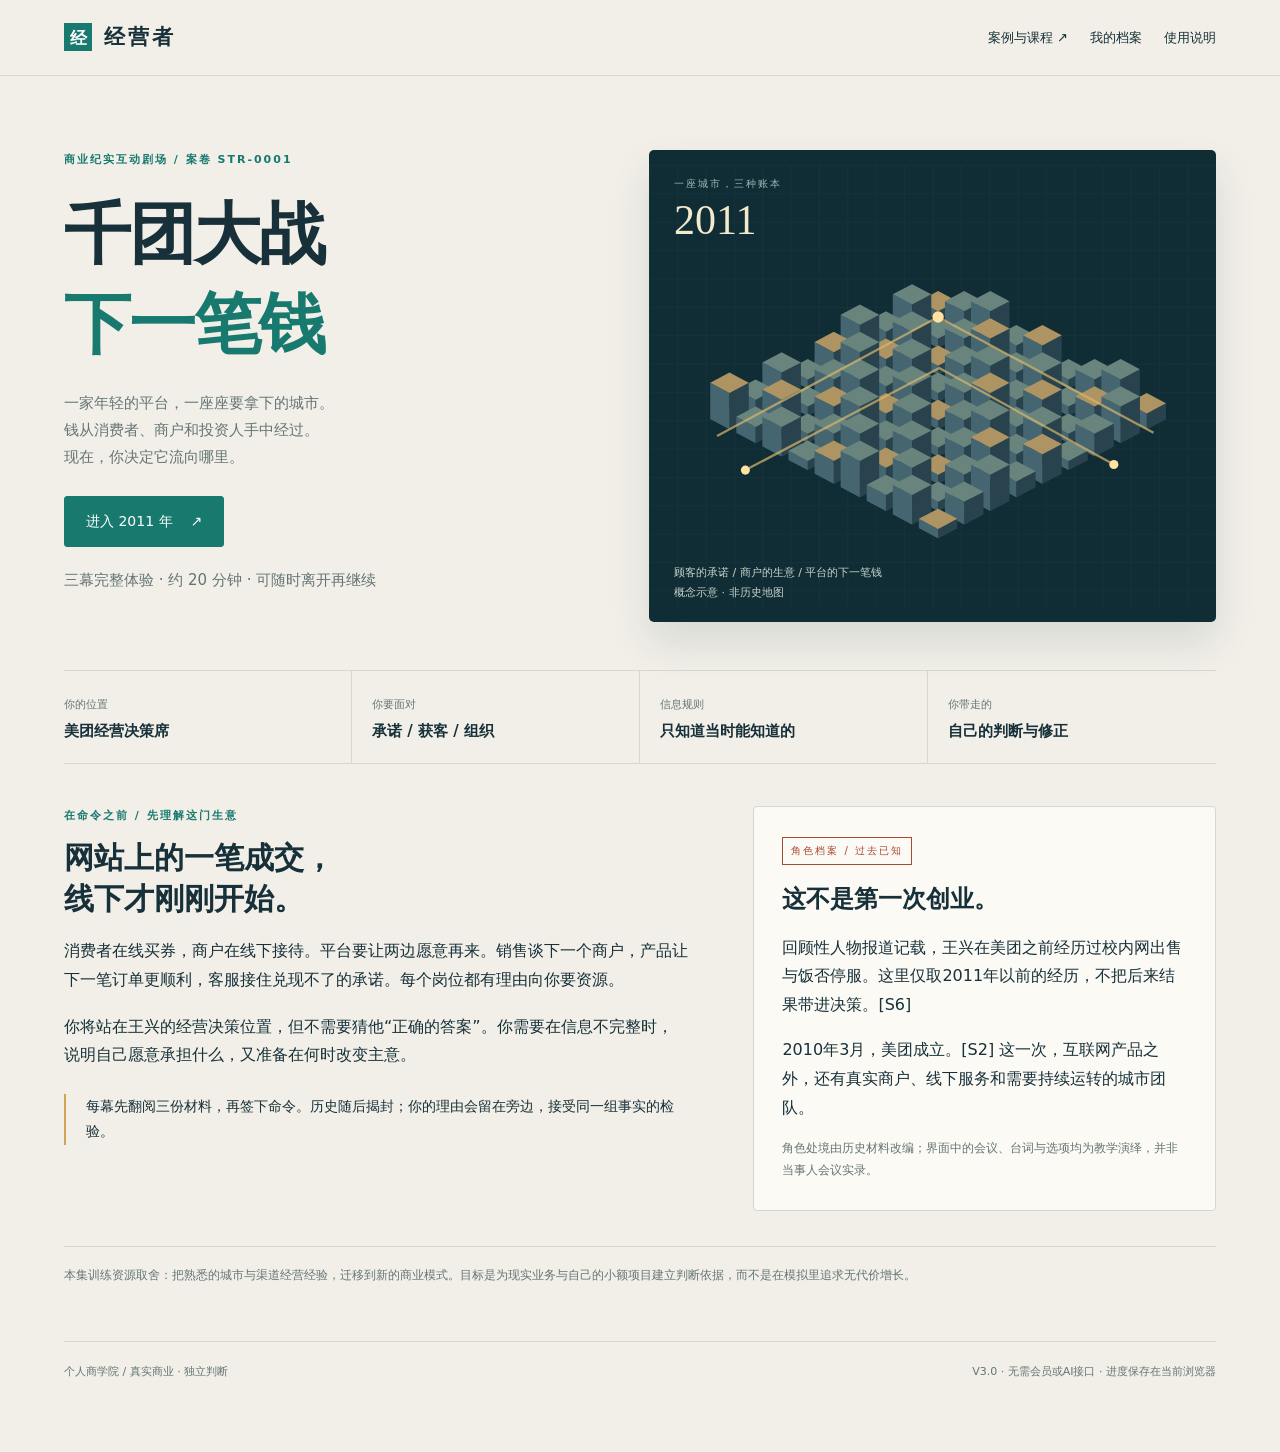
<file: experience-v3.html>
<!doctype html><html lang="zh-CN"><head><meta charset="utf-8"><meta name="viewport" content="width=device-width,initial-scale=1"><meta name="theme-color" content="#102c35"><meta name="description" content="进入2011年的经营决策席，翻阅材料、签下命令、逐幕对照历史。独立运行的个人商学院。"><title>经营者｜千团大战 · 下一笔钱</title><style>
:root{--bg:#f1efe8;--paper:#fcfaf5;--ink:#173039;--muted:#657575;--line:#d6d8ce;--teal:#18796f;--gold:#d0a452;--dark:#102c35;--red:#a84931}*{box-sizing:border-box}body{margin:0;background:var(--bg);color:var(--ink);font:16px/1.8 system-ui,-apple-system,'Microsoft Yahei',sans-serif}button,input,textarea{font:inherit}button,a{touch-action:manipulation}button{cursor:pointer}button:disabled{cursor:not-allowed;opacity:.45}button:focus-visible,a:focus-visible,input:focus-visible,textarea:focus-visible,summary:focus-visible{outline:3px solid #cb8036;outline-offset:4px}a{color:inherit;text-decoration:none}h1,h2,h3,p{margin:0}h1,h2,h3{line-height:1.35}h1,h2,.serif{font-family:'Songti SC','Noto Serif CJK SC','SimSun',serif}header{height:76px;display:flex;align-items:center;justify-content:space-between;padding:0 5vw;border-bottom:1px solid var(--line);gap:16px}header .brand{font-size:21px;font-weight:800;letter-spacing:3px;display:flex;gap:12px;align-items:center}.brand i{width:28px;height:28px;background:var(--teal);display:grid;place-items:center;color:white;font-size:17px;font-style:normal;letter-spacing:0}nav{display:flex;gap:22px;font-size:13px;align-items:center}.plain{border:0;background:none;color:inherit;padding:0;font-size:inherit}.wrap{max-width:1280px;margin:auto;padding:36px 5vw 70px}.eyebrow{font-size:11px;font-weight:650;letter-spacing:2px;text-transform:uppercase;color:var(--teal)}.muted{color:var(--muted)}.small{font-size:12px}.hero{display:grid;grid-template-columns:1fr 1.04fr;min-height:470px;margin:0 -5vw;padding:38px 5vw 28px;gap:40px}.hero h1{font-size:clamp(42px,5.2vw,74px);letter-spacing:-2px;margin:20px 0}.hero h1 em{font-style:normal;color:var(--teal)}.hero p{max-width:440px;color:var(--muted);font-size:15px}.btn{border:1px solid var(--line);padding:12px 21px;background:transparent;color:var(--ink);font-size:14px;border-radius:3px;display:inline-flex;align-items:center;justify-content:center;gap:18px}.btn:hover{border-color:var(--teal);background:#e4ebe2}.btn.primary{background:var(--teal);color:white;border-color:var(--teal)}.btn.primary:hover{background:#116256}.actions{display:flex;flex-wrap:wrap;gap:12px;margin-top:25px}.stamp{font-size:10px;letter-spacing:2px;border:1px solid currentColor;padding:4px 8px;display:inline-block;color:var(--red)}.city{position:relative;align-self:center;aspect-ratio:1.2;background:var(--dark);border-radius:5px;overflow:hidden;box-shadow:0 20px 40px #122d351c}.city svg{width:100%;height:100%}.city-label{position:absolute;top:25px;left:25px;color:#9eb9b7;letter-spacing:2px;font-size:10px}.city-caption{position:absolute;bottom:20px;left:25px;color:#c6d3ca;font-size:11px}.city .number{position:absolute;top:46px;left:25px;font:42px Georgia;color:#f3e9cd}.pulse{animation:pulse 4s ease-in-out infinite}@keyframes pulse{50%{opacity:.35}}.ribbon{display:grid;grid-template-columns:repeat(4,1fr);border-top:1px solid var(--line);border-bottom:1px solid var(--line);margin:20px 0 42px}.ribbon>div{padding:18px 20px;border-right:1px solid var(--line)}.ribbon>div:first-child{padding-left:0}.ribbon>div:last-child{border:0}.ribbon b{display:block;font-size:15px}.ribbon span{font-size:11px;color:var(--muted)}.intro{display:grid;grid-template-columns:1.35fr 1fr;gap:65px;margin-bottom:35px}.intro p{margin-top:18px}.intro h2{font-size:30px}.paper{background:var(--paper);border:1px solid var(--line);padding:28px;border-radius:4px}.paper p+p{margin-top:16px}.margin-note{border-left:2px solid var(--gold);padding:0 0 0 20px;margin:24px 0;font-size:14px}.note{font-size:12px;color:var(--muted);margin-top:20px}.notice{font-size:12px;border-top:1px solid var(--line);padding-top:18px;margin-top:25px;color:var(--muted)}.progress{display:flex;align-items:center;gap:12px;margin-bottom:32px;font-size:12px;color:var(--muted)}.progress .line{height:1px;background:var(--line);flex:1}.progress .active{color:var(--teal);font-weight:700}.layout{display:grid;grid-template-columns:235px minmax(0,1fr);gap:38px}.rail{border-right:1px solid var(--line);padding-right:26px}.rail h3{font-size:24px;margin:13px 0}.rail .meter{margin-top:26px;padding-top:18px;border-top:1px solid var(--line)}.rail .meter b{display:block;font-size:14px;margin:6px 0}.rail small{color:var(--muted);display:block}.rail .chapter{margin-top:28px;color:var(--muted);font-size:12px}.chapter>div{margin:15px 0}.chapter .now{color:var(--teal);font-weight:700}.stage h1{font-size:clamp(30px,3.3vw,47px);white-space:pre-line;margin:12px 0 20px}.lede{font-size:16px;line-height:1.95;max-width:750px}.tension{margin:22px 0 28px;padding-left:20px;border-left:2px solid var(--gold);font-size:15px}.section-head{display:flex;justify-content:space-between;align-items:baseline;gap:14px;margin:32px 0 14px}.section-head h2{font-family:inherit;font-size:18px}.tabs{display:grid;grid-template-columns:repeat(3,1fr);gap:10px}.tab{border:1px solid var(--line);background:#e9e9df;text-align:left;padding:14px 16px;color:var(--ink);border-radius:4px 4px 0 0;font-size:14px}.tab[aria-selected=true]{background:var(--paper);border-bottom:2px solid var(--teal)}.tab span{font-size:10px;color:var(--muted);display:block}.dossier{min-height:240px;border:1px solid var(--line);border-top:0;padding:25px 30px;background:var(--paper)}.dossier h3{font-size:25px;margin:9px 0 16px}.dossier p{white-space:pre-line;font-size:15px}.dossier .note{font-size:11px}.choice{display:grid;grid-template-columns:35px 1fr;gap:14px;text-align:left;width:100%;background:var(--paper);border:1px solid var(--line);border-radius:4px;padding:20px;margin:12px 0;color:var(--ink)}.choice:hover{border-color:var(--teal)}.choice[aria-pressed=true]{border:2px solid var(--teal);padding:19px;background:#eaf0e8}.choice .letter{font:25px Georgia;color:var(--teal)}.choice strong{display:block;font-size:17px;margin-bottom:7px}.choice p{font-size:14px}.choice small{display:block;color:var(--muted);margin-top:10px}.order{margin-top:24px;padding:25px;background:#e3e9e1;border-top:3px solid var(--teal)}.order label{display:block;font-weight:600;font-size:14px;margin:20px 0 8px}textarea{width:100%;border:1px solid #bdc9bf;padding:13px;background:var(--paper);color:var(--ink);border-radius:3px;resize:vertical;min-height:100px}input[type=range]{width:100%;accent-color:var(--teal)}.range-row{display:flex;justify-content:space-between;font-size:12px}.status{font-size:12px;color:var(--red);margin-top:12px;min-height:22px}.seal{background:var(--dark);color:#eef1e7;padding:26px;border-radius:4px;margin:24px 0}.seal .eyebrow{color:#a3c3b9}.seal blockquote{font-size:17px;margin:18px 0;white-space:pre-wrap}.seal .muted{color:#aec1bc}.reveal{padding:28px;border:1px solid var(--line);background:var(--paper);margin:18px 0}.reveal h2{font-size:27px;margin:10px 0 18px}.reveal p{margin:13px 0}.insight{font-family:'SimSun',serif;font-size:24px;color:var(--teal);line-height:1.6;margin:30px 0;padding:22px 0;border-top:1px solid var(--line);border-bottom:1px solid var(--line)}.alternatives{display:grid;grid-template-columns:repeat(3,1fr);gap:12px}.alternative{padding:20px;background:#e7e8de;border-top:2px solid var(--line);font-size:13px}.alternative.chosen{border-top-color:var(--teal)}.alternative h3{font-size:15px;margin-bottom:12px}.source-list a{text-decoration:underline;text-underline-offset:3px}.source-list{font-size:12px;color:var(--muted);margin-top:20px}.source-list p{margin:8px 0}details{margin:18px 0}summary{cursor:pointer;font-size:13px}.history-card{border-top:1px solid var(--line);padding:25px 0}.history-card h3{font-size:21px;margin:10px 0}.history-card p{margin-top:12px}.pill{font-size:11px;color:var(--teal);border:1px solid #a5b9ac;border-radius:20px;padding:3px 10px}.toast{position:fixed;bottom:25px;left:50%;transform:translateX(-50%);padding:12px 22px;background:var(--dark);color:white;border-radius:4px;z-index:10;font-size:13px;max-width:90vw}.footer{font-size:11px;color:var(--muted);margin-top:55px;border-top:1px solid var(--line);padding-top:20px;display:flex;gap:12px;justify-content:space-between;flex-wrap:wrap}dialog{background:var(--paper);color:var(--ink);border:1px solid var(--line);padding:30px;max-width:600px;width:90vw;max-height:85vh;overflow:auto}dialog::backdrop{background:#102c35b0}dialog h2{font-size:25px;margin-bottom:18px}dialog .btn{margin-top:15px}input[type=file]{max-width:100%}@media(max-width:800px){header{height:auto;min-height:68px;padding:16px 5vw}nav{gap:12px}.brand span{font-size:17px}nav a{display:none}.hero{grid-template-columns:1fr;gap:28px;padding-top:15px}.hero h1{font-size:51px}.city{max-height:320px;aspect-ratio:1.6;width:100%}.ribbon{grid-template-columns:1fr 1fr}.ribbon>div:nth-child(3){padding-left:0}.intro{grid-template-columns:1fr;gap:24px}.layout{grid-template-columns:1fr;gap:22px}.rail{border-right:0;border-bottom:1px solid var(--line);padding:0 0 18px}.rail .chapter,.rail .meter{display:none}.rail h3{display:inline;margin:0 12px;font-size:18px}.rail .eyebrow{display:inline}.rail>small{margin-top:8px}.stage h1{font-size:34px}.alternatives{grid-template-columns:1fr}.dossier{padding:22px;min-height:290px}.tab{padding:11px}.progress{gap:7px;font-size:10px}.paper,.reveal{padding:22px}.wrap{padding-top:24px}.section-head{align-items:flex-start}.small{font-size:11px}}@media(prefers-reduced-motion:reduce){*{animation:none!important;scroll-behavior:auto!important}}@media print{header,.actions,.btn,nav,.tabs,.footer{display:none!important}body{background:white}.wrap{padding:0}.layout{display:block}.rail{display:none}.seal{color:black;background:#eee}.seal .muted,.seal .eyebrow{color:#444}.history-card{break-inside:avoid}}
</style></head><body><header><a class="brand" href="./" aria-label="经营者首页"><i>经</i><span>经营者</span></a><nav><a href="library.html">案例与课程 ↗</a><button class="plain" onclick="showRecords()">我的档案</button><button class="plain" onclick="showAbout()">使用说明</button></nav></header><main class="wrap" id="app"></main><dialog id="modal"></dialog><div id="announce" role="status" aria-live="polite"></div><script>
const E={
  "id": "STR-0001",
  "version": 3,
  "title": "千团大战：下一笔钱",
  "sources": [
    {
      "id": "S1",
      "date": "2011-03-14",
      "title": "北京商报：过期包退计划（同期报道）",
      "url": "https://finance.ifeng.com/news/special/2011315/20110314/3655793.shtml"
    },
    {
      "id": "S2",
      "date": "2011-07-07",
      "title": "新浪科技：B轮融资发布会（同期采访）",
      "url": "https://tech.sina.com.cn/i/2011-07-07/11005745178.shtml"
    },
    {
      "id": "S3",
      "date": "2011-07-07",
      "title": "经济观察网：融资与广告策略（同期采访）",
      "url": "https://www.eeo.com.cn/2011/0707/205540.shtml"
    },
    {
      "id": "S4",
      "date": "2011-11-11",
      "title": "新浪科技：IPO延迟（消息来源含匿名人士，原因未获独立证实）",
      "url": "https://tech.sina.com.cn/i/2011-11-11/09216306701.shtml"
    },
    {
      "id": "S5",
      "date": "2012-06-21",
      "title": "北京青年报：拉手6月19日撤销申请",
      "url": "https://msn.finance.sina.com.cn/gdxw/20120621/0000998863.html"
    },
    {
      "id": "S6",
      "date": "2014-02-21",
      "title": "王兴十年（回顾性人物报道，清华校友总会转载）",
      "url": "https://www.tsinghua.org.cn/info/1014/11230.htm"
    }
  ],
  "scenes": [
    {
      "date": "2011 · 03",
      "eyebrow": "第一幕 / 一张没有消费的券",
      "title": "钱已经收到了。\n生意结束了吗？",
      "scene": "把时间拨回2011年3月，退款政策公布前的教学回放。你坐在美团经营者的位置：消费者先付钱购买团购券，随后到线下商家消费。网站上的支付完成了，线下的服务却可能还没有开始。",
      "tension": "现在，一类钱留在平台上：券过期了，消费者没有消费。你要决定，平台怎样处理这类钱。它关系到的不只是一笔支出，还有你准备向消费者出售什么样的承诺。",
      "known": "预付款团购模式",
      "unknown": "自由现金、净流出、退款后的复购变化",
      "dossiers": [
        {
          "name": "消费者",
          "tag": "角色视角 · 教学演绎",
          "title": "我买的，是一次服务。",
          "body": "“券已经过期，我确实没去。但这笔钱，难道就没有办法处理了？”\n对消费者而言，付款和得到服务是两件事。有人会提出退款，有人不会。他们会不会再买，材料没有告诉你。",
          "note": "这段台词用于呈现利益冲突，不是真实投诉记录。"
        },
        {
          "name": "增长团队",
          "tag": "角色视角 · 教学演绎",
          "title": "同一笔资源，也可以带来新客。",
          "body": "“我们当然希望消费者满意。但如果马上推出全面退款，系统、客服和资金都要跟上。把同样的力量用来做新的团购，我们也许可以拉来更多用户。”\n他们要求你考虑兑现新承诺所挤占的其他工作。",
          "note": "这是待检验的经营主张，没有提供获客与退款回报的比较数据。"
        },
        {
          "name": "资金备忘",
          "tag": "机制材料 · 非公司账簿",
          "title": "没有消费的券，怎么结清？",
          "body": "团购把线上收款与线下消费分开。不同结算规则会影响平台什么时候向商户付款，退款规则又会改变平台对用户的义务。\n本案没有拿到当期完整协议和现金明细。你不能从“款在账上”直接推算可自由投入的金额。",
          "note": "本幕不提供虚构的现金跑道。政策发布日期前的具体会议无法还原，决策菜单为教学重构。"
        }
      ],
      "question": "你会批准哪一种过期券处理方案？",
      "options": [
        {
          "id": "claims",
          "name": "逐笔申请，审核退款",
          "pitch": "先建立申请渠道，核验后处理；暂不承诺对所有过期未消费券统一退款。",
          "cost": "现金支出可能分散，但用户要承担申请与等待成本。",
          "assumption": "个案处理能以较低成本解决主要不满。",
          "test": "如果大量未申请用户同样流失，少量投诉并不能证明政策有效。",
          "challenge": "你降低的是服务问题，还是仅仅降低了被看见的问题？"
        },
        {
          "id": "refund",
          "name": "建立统一过期退款政策",
          "pitch": "把退款变成明确规则，配套系统与客服，对未消费款按规则退回。",
          "cost": "需要承担退款支出和履约建设；回头客是否因此增加，尚不确定。",
          "assumption": "确定的退款承诺值得它的资金与执行成本。",
          "test": "即使复购没有明显增加，你是否仍有足够依据支持这项承诺？",
          "challenge": "“对客户好”还不是完整预算，你给兑现承诺安排了什么资源？"
        },
        {
          "id": "terms",
          "name": "先按现有条款处理",
          "pitch": "暂不新增普遍退款承诺，改善购买说明和到期提醒，再决定是否改变政策。",
          "cost": "减少新增承诺，但已产生的不满可能延续；条款的法律适用仍需审查。",
          "assumption": "更清晰的说明与提醒可以解决主要问题。",
          "test": "如果理解条款的人仍不愿再买，仅优化说明可能不够。",
          "challenge": "你解决的是信息误解，还是消费者不接受这种交易关系？"
        }
      ],
      "actual": "美团在2011年3月推出过期退款。同期北京商报报道涉及此前未消费款项1000余万元；2014年人物回顾也记载了该政策与资金影响。[S1/S6]",
      "why": "人物报道将这一选择解释为争取消费者信任与口碑。它是一项关于长期交易关系的判断，并非已经证明“每退一元就能赚回更多”。历史资料没有给出可用于归因的对照实验。",
      "insight": "少留一笔钱，可能是在建立下一次交易的条件。账面留存与可持续生意，不是同一个目标。",
      "compare": [
        "逐笔申请能控制执行节奏，但申请门槛也会筛掉不愿交涉的用户，不能只看已解决投诉。",
        "统一政策把承诺从个案变成规则，但系统兑现、资金准备与效果检验都不能省。",
        "条款与提醒可以减少误会，却未必改变用户对交易公平性的感受。"
      ],
      "bridge": "退款政策成为承诺。新的问题随之而来：还要继续获客、拓展商户、建设团队。把日历翻到7月，一笔融资到账——现在，关于钱怎么花的争论会更大。",
      "sources": [
        "S1",
        "S6"
      ]
    },
    {
      "date": "2011 · 07 · 07",
      "eyebrow": "第二幕 / 钱到账以后",
      "title": "你终于有钱了。\n要按谁的节奏花？",
      "scene": "美团宣布B轮5000万美元融资完成，资金已到账。成立一年多，公司披露截至5月底已在近100个城市开站、员工1800多人。你面对的已不是一间办公室，而是一张分散在各地的经营网络。[S2]",
      "tension": "如果新钱只停在账户上，团队会问增长机会在哪里；如果快速铺出去，你得回答花出去之后能留下什么。这次你要批准的，是获客与建设的主方向。",
      "known": "5000万美元 / 本轮融资",
      "unknown": "各渠道获客成本、留存、城市贡献",
      "dossiers": [
        {
          "name": "融资通报",
          "tag": "同期报道 · S2",
          "title": "资金到账，不等于问题解决。",
          "body": "2011年7月7日融资发布会：阿里巴巴领投，另有机构跟投。报道转述首轮资金尚未使用。\n这是融资与公开表述，不是经本课程审计的自由现金余额。不同币种、商户结算与退款义务也未完整列出。",
          "note": "公司披露的销售预期不是已经实现的收入或利润，本幕不把它当业绩。"
        },
        {
          "name": "城市一线",
          "tag": "利益冲突 · 教学演绎",
          "title": "商户问：你能带来多少人？",
          "body": "“每次谈商户，我们都要证明自己能带来顾客。只有后台能力，没有人知道我们，怎么签单？”\n前线希望得到能被商户看见的支持。你需要决定：是买来广泛知名度，还是以更接近购买的渠道触达客户。",
          "note": "不是当年现场对话。真实历史中的广告争论将在签批后展示。"
        },
        {
          "name": "投入清单",
          "tag": "教学议案 · 无虚构金额",
          "title": "三个都能花钱的地方。",
          "body": "品牌广告：先让更多人认识平台，再争取交易。\n交易获客与交付：在已有购买意图的人群中获客，同时改善商户服务。\n现金储备：减少当下承诺，为未来变局留下余地。\n三者都可能有价值，本幕缺少能直接排出回报高低的数据。",
          "note": "你决定优先级，不是假装能计算一个未经提供数据支持的最优预算。"
        }
      ],
      "question": "你把新增投入的主方向放在哪里？",
      "options": [
        {
          "id": "ads",
          "name": "品牌曝光优先",
          "pitch": "推进大范围品牌投放，给各地销售统一的知名度支持。",
          "cost": "覆盖面大，但从看到广告到复购之间仍有缺口。",
          "assumption": "品牌认知能以可接受成本转化为交易与留存。",
          "test": "如果曝光上涨而有效新客没有增加，你愿意何时停投？",
          "challenge": "你的依据能证明客户资产增加，还是只能证明更多人见过广告？"
        },
        {
          "id": "direct",
          "name": "交易获客与交付优先",
          "pitch": "优先可跟踪的购买渠道及商户服务建设，逐项验证再追加。",
          "cost": "触达可能更窄，前线也可能认为品牌声量不足。",
          "assumption": "接近交易的获客方式能留下更好的单位贡献。",
          "test": "若低成本渠道规模受限、无法支撑增长，何时改变组合？",
          "challenge": "能追踪并不自动等于增量，原本就会购买的人也可能被算进效果。"
        },
        {
          "id": "reserve",
          "name": "新增投入暂缓放行",
          "pitch": "先核清资金义务与现有城市表现，再分批审批新增预算。",
          "cost": "保留机动空间，但已有资金无法自动形成竞争位置。",
          "assumption": "等待所得的信息价值，大于错过窗口的成本。",
          "test": "哪一项信息一旦查明，你就必须放行，不能继续无限等待？",
          "challenge": "你给团队的是一条可执行的审批门槛，还是一个没有期限的“再看看”？"
        }
      ],
      "actual": "美团公开列出的资金用途包括服务、技术和人才。[S2] 同期采访报道其不准备加入广告烧钱战。[S3] 事后报道记载了其购买搜索关键词和导航渠道的做法。[S6]",
      "why": "回顾性材料给出的解释，是更重视靠近购买环节的触达，并保留资金。这并非“完全不打广告”。我们可以确认所报道的渠道取舍，不能把它简化成品牌广告永远无效。",
      "insight": "历史里的分歧不是“花钱还是不花钱”，而是为哪一段转化付钱，以及用什么证据继续付钱。",
      "compare": [
        "品牌曝光可能帮助销售、积累认知；缺少增量与留存验证时，它也可能成为竞争性加码。",
        "交易渠道更容易观察转化；但归因、容量和服务承载决定它能不能扩大。",
        "储备保留选择权；只有明确了重新放行的条件，储备才不会变成长期停滞。"
      ],
      "bridge": "你已经签下投入方向。四个月后，一条对手的消息传来。它看起来像机会，也可能意味着你所处的整个行业都将更难融资。",
      "sources": [
        "S2",
        "S3",
        "S6"
      ]
    },
    {
      "date": "2011 · 11 · 11",
      "eyebrow": "第三幕 / 机会来了，谁接得住",
      "title": "对手慢下来了。\n你的组织准备好了吗？",
      "scene": "媒体报道拉手网暂停路演、推迟赴美IPO。注意，此刻是推迟，不是最终撤销；关于具体原因的说法包含匿名消息，不能直接当作已经查明的事实。[S4]",
      "tension": "假如商户、人才或区域机会真的松动，你会冲上去吗？你能不能把新机会交给一个能执行的组织，而不只是把新的目标交给更多人？下一张命令，关系到扩张的承载方式。",
      "known": "IPO推迟 / 非最终结局",
      "unknown": "融资窗口持续时间、各区域承载能力",
      "dossiers": [
        {
          "name": "市场快讯",
          "tag": "同期报道 · S4",
          "title": "一条消息，两个方向。",
          "body": "拉手IPO进程受阻，会影响其融资节奏；这不代表它已经退出竞争。\n同期报道也记录了业内对融资和商户信心的担忧。那是受访者的判断，不是所有投资人已经停止投资的证据。",
          "note": "没有给你对手现金余额，不可推算对手还能活几个月。"
        },
        {
          "name": "区域负责人",
          "tag": "角色视角 · 教学演绎",
          "title": "给我城市，也要给我支撑。",
          "body": "“如果现在有机会，我们能不能接？新的商户谁带，新的销售谁教，服务出问题谁来纠正？”\n多一个城市，意味着多一组当地关系和日常执行。总部看见总量，不等于已经看见每个城市的异常。",
          "note": "这是规模化运营的情境设问，不是对美团当时具体故障的指控。"
        },
        {
          "name": "组织议案",
          "tag": "教学议案 · 尚未揭晓历史",
          "title": "你要改变哪一种工作？",
          "body": "把力量放在争取新商户与人才：机会短暂，先争取位置。\n把力量放在守住现有履约与结算：先降低外部冲击的伤害。\n把力量放在区域管理与销售训练：先建立扩大业务的承载能力。",
          "note": "三条路线可以组合；本轮要求你明确谁优先，哪项工作必须让位。"
        }
      ],
      "question": "下一阶段，哪一项工作优先拿到团队的精力？",
      "options": [
        {
          "id": "expand",
          "name": "先抢商户与人才",
          "pitch": "设定边界后主动争取机会，让现有团队承担接入。",
          "cost": "行动快，但新业务可能超过管理和交付能力。",
          "assumption": "现有组织可以承接增加的业务复杂度。",
          "test": "若新增业务持续挤压老客户交付，你会如何缩小范围？",
          "challenge": "对手变弱，是外部机会；你接得住，是另一项需要证据的判断。"
        },
        {
          "id": "hold",
          "name": "先稳现有经营",
          "pitch": "放慢新增动作，优先履约、退款与商户结算。",
          "cost": "对坏情景更有准备，也可能错过结构性机会。",
          "assumption": "当前最大的损失风险来自资金与履约波动。",
          "test": "如果现有履约已经稳定，你还会用什么条件限制所有新增动作？",
          "challenge": "你保护了今天的生意，是否也安排了让明天更有效率的工作？"
        },
        {
          "id": "org",
          "name": "先建区域指挥体系",
          "pitch": "明确区域负责人，配套销售训练、经营反馈与异常处理，再放行扩张。",
          "cost": "调整需要时间，也会占用正在做业务的人。",
          "assumption": "管理承载是限制业务扩大的关键环节。",
          "test": "如果只是增加会议与层级，经营没有改善，何时调整方案？",
          "challenge": "你批准的是新的组织图，还是可以追责、反馈和纠偏的运行方式？"
        }
      ],
      "actual": "回顾性人物报道记载，干嘉伟于2011年11月16日加入美团，随后调整区域管理，把两个大区分为八个。[S6] 这证明了组织建设动作，不能证明其他工作全被停止。",
      "why": "把范围分小、责任明确，可能改善信息传递和执行。这个机制解释了组织投入为什么值得考虑；但增加大区数量本身不是成功的充分条件，我们没有一组能隔离该调整效果的实验数据。",
      "insight": "资金让你有资格继续竞争，组织决定你能不能把一次机会变成反复做到的能力。",
      "compare": [
        "抢位能利用短暂机会；没有接入门槛，可能同时损伤新增和存量业务。",
        "守住经营有价值；如果连效率改进也停下，就只是延长原有问题。",
        "区域管理有历史动作支持；价值要落在责任、反馈与执行，不能由组织名称证明。"
      ],
      "bridge": "历史继续往前走，你的三次判断留在桌上。现在不按“像不像王兴”算分，而是检查你自己说过的理由、愿意承担的代价，以及下一次会如何改变。",
      "sources": [
        "S4",
        "S6"
      ]
    }
  ]
};
const KEY='business-command-v3', $=id=>document.getElementById(id), esc=s=>String(s??'').replace(/[&<>"']/g,c=>({'&':'&amp;','<':'&lt;','>':'&gt;','"':'&quot;',"'":'&#39;'}[c]));let db={schemaVersion:3,episode:E.id,runs:[],active:null},saveWarning=false;
try{let v=JSON.parse(localStorage.getItem(KEY));if(v&&validDB(v))db=v}catch{saveWarning=true}
function validRun(r){return r&&typeof r.id==='string'&&Array.isArray(r.decisions)&&r.decisions.length<=3&&r.decisions.every((d,i)=>E.scenes[i].options.some(o=>o.id===d.option)&&typeof d.reason==='string'&&typeof d.stop==='string'&&typeof d.reflection==='string'&&Number.isFinite(d.confidence)&&d.confidence>=0&&d.confidence<=100)&&Number.isInteger(r.index)&&r.index>=0&&r.index<=3&&['desk','reveal','report'].includes(r.phase)&&r.index===(r.phase==='reveal'?r.decisions.length-1:r.decisions.length)&&(r.phase!=='desk'||r.index<3)&&(r.phase!=='report'||r.index===3)&&r.drafts&&typeof r.drafts==='object'&&Object.entries(r.drafts).every(([k,d])=>['0','1','2'].includes(k)&&validDraft(d,Number(k)))}
function validDraft(d,i){return d&&typeof d.reason==='string'&&typeof d.stop==='string'&&Number.isFinite(d.confidence)&&d.confidence>=0&&d.confidence<=100&&Number.isInteger(d.tab)&&d.tab>=0&&d.tab<3&&Array.isArray(d.read)&&d.read.every(n=>Number.isInteger(n)&&n>=0&&n<3)&&(d.option===null||E.scenes[i].options.some(o=>o.id===d.option))}
function validDB(v){return v.schemaVersion===3&&v.episode===E.id&&Array.isArray(v.runs)&&v.runs.every(validRun)&&(!v.active||validRun(v.active))}
function save(){try{localStorage.setItem(KEY,JSON.stringify(db));return true}catch{saveWarning=true;notify('本机保存失败，请从“我的档案”导出备份。');return false}}
function notify(t){$('announce').innerHTML='<div class="toast">'+esc(t)+'</div>';setTimeout(()=>$('announce').innerHTML='',4500)}
function scrollStageTop(){window.scrollTo({top:0,behavior:'instant'});$('app').setAttribute('tabindex','-1');$('app').focus({preventScroll:true})}
function footer(){return '<footer class="footer"><span>个人商学院 / 真实商业 · 独立判断</span><span>V3.0 · 无需会员或AI接口 · 进度保存在当前浏览器</span></footer>'}
function city(){let blocks='';for(let r=0;r<9;r++)for(let c=0;c<9;c++){let x=135+(c-r)*23,y=115+(c+r)*12,h=8+((r*13+c*7)%5)*6;blocks+=`<path d="M${x} ${y}l17 9 -17 9 -17 -9z" fill="#34515a"/><path d="M${x-17} ${y+9}v${-h}l17 9v${h}z" fill="#456571"/><path d="M${x} ${y+18}v${-h}l17 -9v${h}z" fill="#28434d"/><path d="M${x-17} ${y+9-h}l17 -9 17 9 -17 9z" fill="${(r+c)%4===0?'#ae9463':'#68847d'}"/>`};return `<div class="city"><div class="city-label">一座城市，三种账本</div><div class="number">2011</div><svg viewBox="-100 0 500 390" role="img" aria-label="抽象城市经营网络示意，非真实地理或经营数据"><defs><pattern id="grid" width="25" height="25" patternUnits="userSpaceOnUse"><path d="M25 0H0V25" fill="none" stroke="#749390" stroke-opacity=".1"/></pattern></defs><rect x="-100" width="500" height="390" fill="url(#grid)"/><g transform="translate(20 4)">${blocks}<path d="M-60 235L135 130 325 232M-35 265L136 175 290 260" fill="none" stroke="#dab76c" stroke-width="2" opacity=".7"/><g class="pulse" fill="#ffe1a0"><circle cx="135" cy="130" r="5"/><circle cx="-35" cy="265" r="4"/><circle cx="290" cy="260" r="4"/></g></g></svg><div class="city-caption">顾客的承诺 / 商户的生意 / 平台的下一笔钱<br>概念示意 · 非历史地图</div></div>`}
function home(){let active=db.active;$('app').innerHTML=`<section class="hero"><div><div class="eyebrow">商业纪实互动剧场 / 案卷 STR-0001</div><h1>千团大战<br><em>下一笔钱</em></h1><p>一家年轻的平台，一座座要拿下的城市。<br>钱从消费者、商户和投资人手中经过。<br>现在，你决定它流向哪里。</p><div class="actions"><button class="btn primary" onclick="${active?'render()':'begin()'}">${active?'回到决策桌':'进入 2011 年'} <span>↗</span></button>${active?'<button class="btn" onclick="restart()">重新入局</button>':''}</div><p class="note">三幕完整体验 · 约 20 分钟 · 可随时离开再继续</p></div>${city()}</section><section class="ribbon"><div><span>你的位置</span><b>美团经营决策席</b></div><div><span>你要面对</span><b>承诺 / 获客 / 组织</b></div><div><span>信息规则</span><b>只知道当时能知道的</b></div><div><span>你带走的</span><b>自己的判断与修正</b></div></section><section class="intro"><div><div class="eyebrow">在命令之前 / 先理解这门生意</div><h2 style="margin-top:12px">网站上的一笔成交，<br>线下才刚刚开始。</h2><p>消费者在线买券，商户在线下接待。平台要让两边愿意再来。销售谈下一个商户，产品让下一笔订单更顺利，客服接住兑现不了的承诺。每个岗位都有理由向你要资源。</p><p>你将站在王兴的经营决策位置，但不需要猜他“正确的答案”。你需要在信息不完整时，说明自己愿意承担什么，又准备在何时改变主意。</p><div class="margin-note">每幕先翻阅三份材料，再签下命令。历史随后揭封；你的理由会留在旁边，接受同一组事实的检验。</div></div><aside class="paper"><span class="stamp">角色档案 / 过去已知</span><h3 class="serif" style="font-size:24px;margin-top:18px">这不是第一次创业。</h3><p>回顾性人物报道记载，王兴在美团之前经历过校内网出售与饭否停服。这里仅取2011年以前的经历，不把后来结果带进决策。[S6]</p><p>2010年3月，美团成立。[S2] 这一次，互联网产品之外，还有真实商户、线下服务和需要持续运转的城市团队。</p><p class="note">角色处境由历史材料改编；界面中的会议、台词与选项均为教学演绎，并非当事人会议实录。</p></aside></section><div class="notice">本集训练资源取舍：把熟悉的城市与渠道经营经验，迁移到新的商业模式。目标是为现实业务与自己的小额项目建立判断依据，而不是在模拟里追求无代价增长。${saveWarning?' <strong>浏览器存储不可用或记录损坏，请注意导出。</strong>':''}</div>${footer()}`}
function begin(){db.active={id:String(Date.now()),episode:E.id,version:3,startedAt:new Date().toISOString(),phase:'desk',index:0,drafts:{},decisions:[]};save();render()}
function restart(){if(confirm('当前进度会保留在档案中，然后开始新局。继续？')){if(db.active)db.runs.push({...db.active,archivedAt:new Date().toISOString(),incomplete:db.active.decisions.length<3});begin()}}
function draft(){let r=db.active;return r.drafts[r.index]||(r.drafts[r.index]={option:null,reason:'',stop:'',confidence:60,read:[],tab:0})}
function shell(content){let r=db.active,i=Math.min(r.index,2),s=E.scenes[i];return `<div class="progress"><span class="active">入局</span><span class="line"></span>${['承诺','获客','组织'].map((x,k)=>`<span class="${k<=i?'active':''}">${String(k+1).padStart(2,'0')} ${x}</span><span class="line"></span>`).join('')}<span class="${r.phase==='report'?'active':''}">复盘</span></div><div class="layout"><aside class="rail"><div class="eyebrow">经营决策桌</div><h3 class="serif">${s.date}</h3><small>STR-0001 / 千团大战</small><div class="meter"><span class="eyebrow">已经知道</span><b>${s.known}</b></div><div class="meter"><span class="eyebrow">仍未知道</span><small>${s.unknown}</small></div><div class="chapter"><div class="now">${r.phase==='desk'?'● 阅读材料 → 签批命令':r.phase==='reveal'?'● 命令已封存 → 历史揭封':'● 三幕结束 → 整理判断'}</div><div>下一幕情报尚未开放</div></div><div class="meter"><button class="plain small" onclick="home();scrollStageTop()">← 返回封面，保留进度</button></div></aside><section class="stage">${content}</section></div>${footer()}`}
function render(){if(!db.active)return home();if(db.active.phase==='desk')desk();else if(db.active.phase==='reveal')reveal();else report();scrollStageTop()}
function dossierHTML(s,d){let x=s.dossiers[d.tab];return `<div class="eyebrow">${x.tag}</div><h3 class="serif">${x.title}</h3><p>${x.body}</p><p class="note">${x.note}</p>`}
function desk(){let r=db.active,s=E.scenes[r.index],d=draft();if(!d.read.includes(d.tab))d.read.push(d.tab);save();$('app').innerHTML=shell(`<div class="eyebrow">${s.eyebrow}</div><h1>${s.title}</h1><p class="lede">${s.scene}</p><p class="tension">${s.tension}</p><div class="section-head"><h2>桌上的三份材料</h2><span id="readcount" class="small muted">已打开 ${d.read.length}/3 · 可反复查阅</span></div><div class="tabs" role="tablist" aria-label="决策材料">${s.dossiers.map((x,k)=>`<button id="tab${k}" class="tab" role="tab" aria-controls="dossier" aria-selected="${d.tab===k}" onclick="openDossier(${k})"><span>材料 0${k+1} ${d.read.includes(k)?'· 已打开':''}</span>${x.name}</button>`).join('')}</div><article id="dossier" class="dossier" role="tabpanel" aria-labelledby="tab${d.tab}">${dossierHTML(s,d)}</article><div class="section-head"><h2>你的签批</h2><span class="small muted">三个方案均为教学设计</span></div><h3 style="font-size:20px;margin-bottom:18px">${s.question}</h3>${s.options.map((o,k)=>`<button class="choice" id="opt${k}" aria-pressed="${d.option===o.id}" onclick="choose(${k})"><span class="letter">${'ABC'[k]}</span><span><strong>${o.name}</strong><p>${o.pitch}</p><small>要承担的代价 / ${o.cost}</small></span></button>`).join('')}<div class="order"><div class="eyebrow">给团队的一句话 / 将原样进入复盘</div><label for="reason">为什么签这条命令？你愿意承担什么代价？</label><textarea id="reason" placeholder="用你的话说，不需要术语。" oninput="writeDraft('reason',this.value)">${esc(d.reason)}</textarea><label for="stop">看到什么具体变化，你会改变命令？</label><textarea id="stop" placeholder="留下一个能让你改主意的条件。" oninput="writeDraft('stop',this.value)">${esc(d.stop)}</textarea><label for="confidence">你对这条路线的把握：<output id="confidenceOut">${d.confidence}%</output></label><input id="confidence" type="range" min="0" max="100" step="5" value="${d.confidence}" oninput="writeDraft('confidence',Number(this.value));$('confidenceOut').textContent=this.value+'%'" aria-label="决策把握百分比"><div class="range-row muted"><span>尚在试探</span><span>较有把握</span><span>非常确定</span></div><p class="note">这是自报把握，不能直接当作事件概率计算校准得分。</p><div id="formstatus" class="status" role="status"></div><button class="btn primary" onclick="commit()">签下命令，打开历史 ↗</button></div>`)}
function openDossier(k){let d=draft(),s=E.scenes[db.active.index];d.tab=k;if(!d.read.includes(k))d.read.push(k);save();$('dossier').innerHTML=dossierHTML(s,d);$('dossier').setAttribute('aria-labelledby','tab'+k);s.dossiers.forEach((x,j)=>{$('tab'+j).setAttribute('aria-selected',j===k);$('tab'+j).innerHTML=`<span>材料 0${j+1} ${d.read.includes(j)?'· 已打开':''}</span>${x.name}`});$('readcount').textContent=`已打开 ${d.read.length}/3 · 可反复查阅`}
function choose(k){let d=draft(),s=E.scenes[db.active.index];d.option=s.options[k].id;s.options.forEach((o,j)=>$('opt'+j).setAttribute('aria-pressed',j===k));save()}
function writeDraft(k,v){draft()[k]=v;save()}
function commit(){let r=db.active,d=draft();if(!d.option||d.reason.trim().length<4||d.stop.trim().length<4){$('formstatus').textContent='请选定路线，并留下你的理由和改变命令的条件（各至少4个字）。';return}if(d.read.length<3){$('formstatus').textContent='还有材料未打开。先听完三方意见，再签下命令。';return}r.decisions.push({...d,signedAt:new Date().toISOString(),reflection:'',selfCheck:null});r.phase='reveal';save();render()}
function sources(ids){return `<details class="source-list"><summary>本幕史料与证据边界（原文可能含后续剧情）</summary>${ids.map(id=>{let x=E.sources.find(x=>x.id===id);return `<p>[${id}] ${x.date} <a href="${x.url}" target="_blank" rel="noopener noreferrer">${x.title} ↗</a></p>`}).join('')}<p>同期报道、当事人主张和事后回顾不等于完整内部档案。资料未记录全部备选方案，本页的替代路线比较属于教练分析。</p></details>`}
function reveal(){let r=db.active,s=E.scenes[r.index],d=r.decisions[r.index],o=s.options.find(x=>x.id===d.option);$('app').innerHTML=shell(`<div class="eyebrow">命令已封存 / 第 ${r.index+1} 幕逐幕对照</div><h1>先别急着往下走。<br>看看你刚才押注了什么。</h1><div class="seal"><div class="eyebrow">你的命令 / ${esc(o.name)} / 把握 ${d.confidence}%</div><blockquote>“${esc(d.reason)}”</blockquote><p class="small muted">你承诺的改变条件：${esc(d.stop)}</p></div><article class="reveal"><div class="eyebrow">01 / 历史揭封</div><h2>当事人实际做了什么</h2><p>${s.actual}</p><div class="eyebrow" style="margin-top:25px">02 / 为什么这样做</div><p>${s.why}</p>${sources(s.sources)}</article><div class="insight">${s.insight}</div><article class="reveal"><div class="eyebrow">03 / 你的路线，最需要经受这一问</div><h2>${o.challenge}</h2><p><b>这条路线依赖的假设：</b>${o.assumption}</p><p><b>把你的理由放到这个情境中：</b>${o.test}</p><p class="note">以上是根据所选路线生成的对照，不是对自由文字的AI评分。若你的原话已处理这个风险，应保留你的论证，不因历史路线不同而判错。</p><label for="reflection" style="display:block;margin:20px 0 8px">你要保留或修正哪一点？ <span class="small muted">选填，自动保存</span></label><textarea id="reflection" placeholder="我原先认为……现在我会保留／调整……" oninput="reflect(this.value)">${esc(d.reflection)}</textarea><div class="actions"><button class="btn" aria-pressed="${d.selfCheck==='covered'}" onclick="selfCheck('covered')">我的原判断已考虑</button><button class="btn" aria-pressed="${d.selfCheck==='revise'}" onclick="selfCheck('revise')">我需要修正</button><span id="selfstatus" class="small muted">${d.selfCheck==='covered'?'已记录：原判断已考虑':d.selfCheck==='revise'?'已记录：需要修正':''}</span></div></article><div class="section-head"><h2>另外两条路，为什么也会有人选？</h2></div><div class="alternatives">${s.options.map((x,k)=>`<div class="alternative ${x.id===d.option?'chosen':''}"><span class="eyebrow">${'ABC'[k]} ${x.id===d.option?'你的选择':''}</span><h3>${x.name}</h3><p>${s.compare[k]}</p></div>`).join('')}</div><div class="paper" style="margin-top:28px"><div class="eyebrow">下一封来信</div><p style="margin-top:12px">${s.bridge}</p><p class="note">后续按真实历史推进，不把历史结果伪装成你的选择造成的结果。</p><div class="actions"><button class="btn primary" onclick="advance()">${r.index<2?'我已看完，进入下一幕 →':'整理我的决策档案 →'}</button></div></div>`)}
function reflect(v){db.active.decisions[db.active.index].reflection=v;save()}
function selfCheck(v){db.active.decisions[db.active.index].selfCheck=v;save();$('selfstatus').textContent=v==='covered'?'已记录：原判断已考虑':'已记录：需要修正';document.querySelectorAll('[onclick^="selfCheck"]').forEach(b=>b.setAttribute('aria-pressed',b.getAttribute('onclick').includes(v)))}
function advance(){let r=db.active;r.decisions[r.index].reviewedAt=new Date().toISOString();r.index++;r.phase=r.index===3?'report':'desk';if(r.index===3)r.completedAt=new Date().toISOString();save();render()}
function report(){let r=db.active;$('app').innerHTML=`<div class="eyebrow">个人经营档案 / STR-0001 / 三幕已完成</div><h1 style="font-size:46px;margin:20px 0">留下你的判断，<br>而不只是历史答案。</h1><p class="lede muted">三次命令都已封存。这里不以“和王兴选得一样”给你高分；你的理由、改变条件和修正，才是之后可以复测的东西。</p><div class="ribbon"><div><span>已签命令</span><b>3 / 3</b></div><div><span>自报需要修正</span><b>${r.decisions.filter(d=>d.selfCheck==='revise').length} 幕</b></div><div><span>已写复盘</span><b>${r.decisions.filter(d=>d.reflection.trim()).length} 幕</b></div><div><span>文字判断质量</span><b>待教练复核</b></div></div>${r.decisions.map((d,k)=>{let s=E.scenes[k],o=s.options.find(x=>x.id===d.option);return `<article class="history-card"><span class="eyebrow">${s.eyebrow}</span><h3>${esc(o.name)} <span class="pill">把握 ${d.confidence}%</span></h3><p><b>你的理由：</b>${esc(d.reason)}</p><p><b>改变条件：</b>${esc(d.stop)}</p><div class="margin-note"><b>这条路线的检验：</b>${o.test}</div><p><b>你的修正：</b>${esc(d.reflection||'未填写，不推断你已掌握。')}</p><details><summary>重看本幕历史与解释</summary><p>${s.actual}</p><p>${s.why}</p></details></article>`}).join('')}<section class="paper" style="margin-top:30px"><div class="eyebrow">只带走一个动作 / 回到你自己的城市</div><h2 style="margin-top:12px">给下一笔真实投入，写下改变条件。</h2><p style="margin-top:15px">从城市拓展、渠道补贴或小额项目中选一项。写清：准备投入什么，看到什么证据就追加，看到什么就停止。只用你能够承受损失的试验规模。</p><textarea style="margin-top:18px" aria-label="唯一改进动作" placeholder="我准备在……投入……；若……则追加；若……则停止。" oninput="db.active.action=this.value;save()">${esc(r.action||'')}</textarea><div class="actions"><button class="btn primary" onclick="downloadReport()">下载可阅读复盘 HTML ↓</button><button class="btn" onclick="exportData()">备份记录 JSON ↓</button><button class="btn" onclick="window.print()">打印 / PDF</button><button class="btn" onclick="archive()">归档，返回封面</button></div></section>${sources(E.sources.map(x=>x.id))}${footer()}`}
function download(name,type,content){let url=URL.createObjectURL(new Blob([content],{type}));let a=document.createElement('a');a.href=url;a.download=name;a.click();setTimeout(()=>URL.revokeObjectURL(url),1000)}
function exportData(){download('经营者-V3-完整记录.json','application/json',JSON.stringify(db,null,2))}
function downloadReport(){let r=db.active;let content=`<!doctype html><meta charset="utf-8"><title>千团大战 · 我的复盘</title><style>body{max-width:800px;margin:40px auto;padding:20px;font:17px/1.9 system-ui;color:#173039}article{border-top:1px solid #ccc;margin:25px 0;padding:20px 0}h1,h2{line-height:1.4}p{white-space:pre-wrap}</style><h1>千团大战 · 我的决策档案</h1><p>完成于 ${esc(r.completedAt||'未完成')}。此文件可离线阅读，无需任何会员。</p>`;r.decisions.forEach((d,k)=>{let s=E.scenes[k],o=s.options.find(x=>x.id===d.option);content+=`<article><h2>${s.eyebrow} · ${o.name}</h2><p>把握：${d.confidence}%</p><p>我的理由：${esc(d.reason)}</p><p>改变条件：${esc(d.stop)}</p><p>历史动作：${s.actual}</p><p>依据与解释：${s.why}</p><p>路线检验：${o.test}</p><p>我的修正：${esc(d.reflection||'未填写')}</p></article>`});content+=`<h2>唯一改进动作</h2><p>${esc(r.action||'未填写')}</p><h2>交给任意AI或教练</h2><p>请引用我的原话和案例证据，评价财务口径、证据边界、机会成本与停止条件。不得只因和历史选择相同加分，不根据选项推断我的心理。先指出已处理和未处理的风险，最后只留一个改进动作。我的把握不是可结算事件概率，不计算Brier分。</p><h2>资料</h2>`+E.sources.map(x=>`<p>[${x.id}] ${x.date} <a href="${x.url}">${x.title}</a></p>`).join('');download('STR-0001-我的复盘.html','text/html',content)}
function archive(){db.runs.push({...db.active});db.active=null;save();home();scrollStageTop();notify('已归档，可在“我的档案”中重看。')}
function modal(html){$('modal').innerHTML=html+'<div><button class="btn" onclick="$(\'modal\').close()">关闭</button></div>';$('modal').showModal()}
function showAbout(){modal(`<h2>你的个人商学院</h2><p>本集可以直接在浏览器使用，无需ChatGPT会员、登录或AI接口。断网也可以使用已下载的完整HTML文件。</p><p class="note">当前浏览器保存进度；更换设备或清理浏览器前，请导出JSON备份。不会自动云同步。本地文件方式的存储能力取决于浏览器，请保留备份。</p><p class="note">历史、当事人主张与教学演绎分别标记。逐路线反馈不冒充自由文字评分。公开静态网页按界面封印剧情，但源代码不能阻止主动查看后续内容。</p><div class="actions"><button class="btn primary" onclick="downloadOffline()">下载离线完整单页 ↓</button><button class="btn" onclick="exportData()">导出记录 ↓</button></div>`)}
function downloadOffline(){let clean=document.documentElement.cloneNode(true);clean.querySelector('#app').innerHTML='';clean.querySelector('#modal').innerHTML='';clean.querySelector('#modal').removeAttribute('open');clean.querySelector('#announce').innerHTML='';download('经营者-千团大战-V3.html','text/html','<!doctype html>'+clean.outerHTML)}
function showRecords(){let old=false;try{old=!!localStorage.getItem('business-command-v2')}catch{}modal(`<h2>我的决策档案</h2><p class="small muted">当前设备 · ${db.runs.length} 份归档 · ${db.active?'1 局进行中':'没有进行中的对局'}</p>${db.runs.map((r,k)=>`<div class="history-card"><b>${esc(new Date(r.startedAt).toLocaleString('zh-CN'))}</b><p>${r.decisions.length}/3 幕 ${r.incomplete?'· 未完成归档':''}</p><button class="btn" onclick="loadRun(${k})">打开记录</button></div>`).join('')}<div class="actions"><button class="btn" onclick="exportData()">导出全部V3记录</button>${old?'<button class="btn" onclick="exportLegacy()">导出旧版V2记录</button>':''}</div><p class="note"><a href="archive-v2.html">打开旧版 V2（继续旧对局） ↗</a></p><p class="note">导入会合并历史，并优先保留当前进行中的对局；不会覆盖旧版V2记录。</p><label class="small" for="backup">恢复V3备份</label><input id="backup" type="file" accept=".json,application/json" onchange="importData(this.files[0])">`)}
function loadRun(k){if(db.active){notify('先完成或归档当前对局，再打开旧记录。');return}db.active=JSON.parse(JSON.stringify(db.runs[k]));db.runs.splice(k,1);save();$('modal').close();render()}
function exportLegacy(){let raw=localStorage.getItem('business-command-v2');download('经营者-旧版V2原始备份.json','application/json',raw)}
async function importData(file){if(!file)return;try{if(file.size>5e6)throw Error('文件过大');let v=JSON.parse(await file.text());if(!validDB(v))throw Error('不是有效的V3记录');let ids=new Set([...db.runs.map(r=>r.id),db.active?.id]);for(let r of v.runs){if(!ids.has(r.id)){db.runs.push(r);ids.add(r.id)}}if(v.active&&!ids.has(v.active.id)){if(!db.active)db.active=v.active;else db.runs.push(v.active)}save();$('modal').close();render();notify('备份已合并，现有进度已保留。')}catch(e){notify('未导入：'+e.message)}}
home();
</script></body></html>
</file>
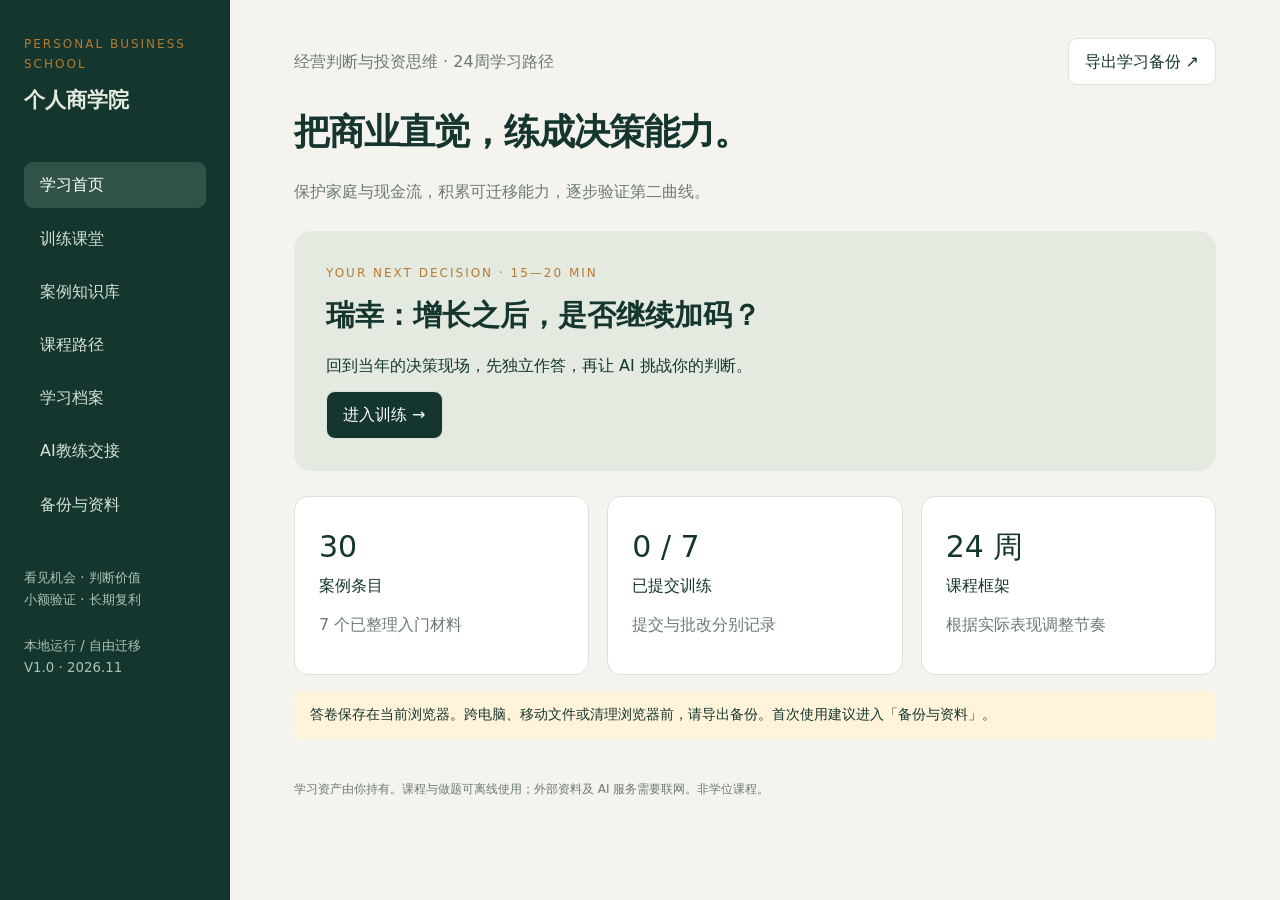
<file: library.html>
<!doctype html><html lang="zh-CN"><meta charset="utf-8"><meta name="viewport" content="width=device-width,initial-scale=1"><title>个人商学院</title><style>
:root{--ink:#14362f;--muted:#6b7b72;--paper:#f4f3ed;--line:#dce2d9;--gold:#b57b30}*{box-sizing:border-box}body{margin:0;background:var(--paper);color:var(--ink);font:16px/1.7 system-ui,'Microsoft Yahei',sans-serif}button,input,textarea,select{font:inherit}button{cursor:pointer;border:1px solid var(--line);border-radius:9px;background:white;color:var(--ink);padding:9px 16px}button:hover{border-color:var(--ink)}.primary{background:var(--ink);color:white}aside{position:fixed;width:230px;height:100vh;background:#14362f;color:#e5eadf;padding:34px 24px}aside h2{font-size:21px;margin:8px 0 40px}aside button{width:100%;text-align:left;background:transparent;color:#d5e1d4;border:0;margin:4px 0}aside button.active{background:#315248;color:white}aside small{display:block;margin-top:36px;color:#adc2b4}main{margin-left:230px;padding:38px 5vw;max-width:1500px}.top{display:flex;justify-content:space-between;gap:15px;align-items:center}h1{font-size:36px;letter-spacing:-1px;line-height:1.25}h3{line-height:1.5}p{margin:12px 0}.eyebrow{font-size:12px;letter-spacing:2px;color:var(--gold)}.muted{color:var(--muted)}.hero{background:#e4eadf;border-radius:18px;padding:32px;margin:25px 0}.hero h2{font-size:29px;margin:8px 0}.grid{display:grid;grid-template-columns:repeat(3,1fr);gap:18px}.card{background:#fff;border:1px solid var(--line);border-radius:14px;padding:24px}.stat{font-size:30px}.row{display:flex;gap:10px;flex-wrap:wrap;align-items:center}.badge{display:inline-block;font-size:12px;border-radius:20px;padding:3px 10px;background:#edf1e9;color:#4c6354}.list{display:grid;grid-template-columns:repeat(2,1fr);gap:16px;margin-top:22px}textarea{display:block;width:100%;min-height:140px;resize:vertical;padding:14px;border:1px solid var(--line);border-radius:10px;margin:10px 0 18px;background:#fcfcf8;color:var(--ink)}input,select{padding:10px;border:1px solid var(--line);border-radius:8px;max-width:100%}a{color:#326f5c;overflow-wrap:anywhere}pre{white-space:pre-wrap;overflow-wrap:anywhere;font:15px/1.9 system-ui}details{margin:15px 0}summary{cursor:pointer;font-weight:600}.notice{padding:12px 16px;background:#fff3d9;border-radius:9px;margin:16px 0;font-size:14px}.toast{position:fixed;bottom:25px;right:25px;background:#173e32;color:white;padding:12px 22px;border-radius:10px;z-index:10}.wide{grid-column:1/-1}.progress{height:5px;background:#e3e9de;border-radius:8px}.progress i{display:block;background:#708c57;height:100%}footer{margin-top:40px;font-size:12px;color:var(--muted)}@media(max-width:850px){aside{position:relative;width:100%;height:auto;padding:18px}aside h2{margin:0 0 12px}aside nav{display:flex;overflow:auto}aside button{width:auto;white-space:nowrap}aside small{display:none}main{margin:0;padding:24px}.grid,.list{grid-template-columns:1fr}h1{font-size:28px}.top{align-items:start;flex-direction:column}}
</style><aside><div class="eyebrow">PERSONAL BUSINESS SCHOOL</div><h2>个人商学院</h2><nav id="nav"></nav><small>看见机会 · 判断价值<br>小额验证 · 长期复利<br><br>本地运行 / 自由迁移<br>V1.0 · 2026.11</small></aside><main><div class="top"><span class="muted">经营判断与投资思维 · 24周学习路径</span><button onclick="backup()">导出学习备份 ↗</button></div><div id="app"></div><footer>学习资产由你持有。课程与做题可离线使用；外部资料及 AI 服务需要联网。非学位课程。</footer></main><div id="toast" hidden class="toast" role="status"></div>
<script>
const SEED={"schemaVersion": 1, "cases": [{"id": "C001", "title": "Managed by Q，决策2015-07，案例2016", "level": "A", "topic": "深耕城市、跨城还是加品类？", "url": "https://mitsloan.mit.edu/teaching-resources-library/managed-q", "body": "事实：2015年7月，公司已有纽约、芝加哥、旧金山业务，创始人在现有市场获客、新市场扩张与增加服务间选择。公司同时重视员工投入和技术。案例正文第1—4页提供决策与服务背景。\n\n正文：https://mitsloan.mit.edu/sites/default/files/2024-04/Managed%20by%20Q.pdf\n\n题卡：①只选一个优先增长方向，理由是什么？②你最需要哪两项单位经济性证据？③怎样设置一个不损害现有履约的小试验？\n\n边界：未给可靠CAC、客户留存或跨城固定成本，不能虚构回收期。迁移：取送车业务的城市密度与品类扩张。后续结果暂不揭晓。"}, {"id": "C002", "title": "Quest Diagnostics客服中心，2015，案例2017", "level": "A", "topic": "合并中心后先改人员还是流程？", "url": "https://mitsloan.mit.edu/teaching-resources-library/quest-diagnostics-a-improving-performance-call-centers", "body": "事实：2015年新负责人接手客服业务；此前20个中心合并为两个，存在成本、缺勤、流失与服务问题。来源为官方案例摘要与正文入口。\n\n正文：https://mitsloan.mit.edu/sites/default/files/2024-04/Quest%20Diagnostics%20A.pdf\n\n题卡：①先抓哪个问题，为什么？②什么证据能区分人手不足、流程问题和技能问题？③用什么短周期指标判断行动有无副作用？\n\n边界：中心数量下降本身不能证明效率改善，也不能证明造成所有问题。需补分时来电、处理时长、一次解决率和人员数据。迁移：调度与城市运营支持。"}, {"id": "C003", "title": "interviewing.io，2020冲击，案例2023", "level": "A", "topic": "企业招聘停滞后向哪一端收费？", "url": "https://mitsloan.mit.edu/teaching-resources-library/interviewing-io-reinventing-technical-hiring", "body": "事实：平台让工程师匿名练习面试，由企业为接触合格人才付费；2020年招聘冻结冲击收入。官方页面讨论多边平台与新收入选择。\n\n正文：https://mitsloan.mit.edu/sites/default/files/2025-11/iio.final_.11.03.23_0.pdf\n\n题卡：①你会优先尝试哪种收费对象/产品？②这一选择会怎样影响另一端？③要验证哪条付费意愿假设？\n\n边界：需补展表、实际用户分层和合同条款；不把用户数量当作网络效应已经成立。迁移：司机、渠道、平台之间的补贴与收费。"}, {"id": "C004", "title": "Costco，2024财年业绩", "level": "A", "topic": "会员费和零售业务如何共同创造价值？", "url": "https://investor.costco.com/news/news-details/2024/Costco-Wholesale-Corporation-Reports-Fourth-Quarter-and-Fiscal-Year-2024-Operating-Results/default.aspx", "body": "事实：2024财年披露净销售额249,625百万美元、会员费4,828百万美元；比较年度分别为52周和53周，周期不完全相同。\n\n题卡：①会员费为什么可能影响零售定价？②还需要什么资料才能判断会员模式是否值得复制？③选一个适合/不适合会员制的本地服务并说明理由。\n\n边界：会员费收入不能直接等同会员业务净利润；两期增速需注意周数；不得依据会员费与公司利润的简单对比就宣称“全部利润来自会员”。需要续费、服务成本和客户行为证据。迁移：服务包月与订阅。"}, {"id": "C005", "title": "Uber，2023全年，2024披露", "level": "A", "topic": "盈利改善有多少可持续？", "url": "https://investor.uber.com/news-events/news/press-release-details/2024/Uber-Announces-Results-for-Fourth-Quarter-and-Full-Year-2023/default.aspx?os=io", "body": "事实：2023年营业利润1,110百万美元，归属公司净利润1,887百万美元；披露全年股权投资重估带来税前净收益约1,600百万美元。数据出自2024年发布的全年业绩。\n\n题卡：①怎样描述盈利改善而不夸大？②你会优先核实哪两项现金流/运营证据？③若要评估新城市投入，还缺什么？\n\n边界：税前重估收益不能直接从税后净利润相减得到精确经营净利润。现金流、调整后EBITDA与营业利润分别核对。迁移：平台业务的经营改善与财务口径。"}, {"id": "C006", "title": "瑞幸，2023Q4，2024-02-23披露", "level": "A", "topic": "高增长和利润率下滑同时出现时怎样配置资源？", "url": "https://investor.lkcoffee.com/news-releases/news-release-details/luckin-coffee-inc-announces-fourth-quarter-and-full-year-2023/", "body": "决策信息截止：2024-02-23。身份：在该日参与经营讨论的分析负责人。下表为公司披露的季度事实，不是模拟数据；单位人民币百万元。\n\n| 指标 | 2022Q4 | 2023Q4 |\n|---|---:|---:|\n| 总净收入 | 3,695.0 | 7,065.0 |\n| 自营店收入 | 2,697.1 | 5,103.4 |\n| 自营店店面经营利润 | 581.5 | 690.4 |\n| 自营店店面经营利润率 | 21.6% | 13.5% |\n\n2023Q4自营同店销售增长13.5%。注意：同店指标、自营收入与集团总收入不是同一口径；店面利润不等于集团净利润。\n\n教学决策情景（原创假设，不声称公司当时提出过该动议）：有人建议下一季度继续大幅增加开店与获客预算，认为增长已经证明模式成功。\n\n三个问题：\n1. 给出最重要的两条经营判断，并用计算支持；分别标注事实和推断。\n2. 对增加预算，你选择全面推进、分范围推进、有限验证还是暂缓？给出依据，不能只以“数据不够”结束。\n3. 只能追加一项分析，你选什么？什么结果会改变你的决定？\n\n边界：表中不能确定降价、门店成熟度、竞争或成本各贡献多少；不能用收入增长直接推断投资回报。评分重点为口径、证据、取舍与调查区分力，回答前不提示算法。"}, {"id": "C007", "title": "Amazon，1997股东信", "level": "A", "topic": "怎样区分长期投入与无纪律扩张？", "url": "https://www.aboutamazon.com/news/company-news/amazons-original-1997-letter-to-shareholders", "body": "事实：1997股东信报告销售额147.8百万美元、增长838%，并把客户重复购买、品牌与长期市场地位放在重要位置。材料是管理层对策略的说明，不是独立因果证据。\n\n题卡：①在不知道后续成功的前提下，哪些信息支持继续投入？②哪些未知会使你反对？③为一个早期项目设计资本上限与里程碑。\n\n边界：不能因为后来成功就推断当年每项投入合理。需要成本、现金消耗、竞争和留存证据。迁移：AI产品和第二曲线的小额长期试验。"}, {"id": "C008", "title": "Ferrari in 2025，案例2025", "level": "B", "topic": "增长是否损害稀缺性，电动化如何投入？", "url": "https://mitsloan.mit.edu/teaching-resources-library/ferrari-2025-balancing-tradition-and-innovation-to-grow", "body": "本条目已定位官方来源，需由教练补读正文后再生成训练。请勿仅凭摘要生成真实财务数据。"}, {"id": "C009", "title": "Boeing 737 MAX，2018—2019，案例2023", "level": "B", "topic": "激励、信息上报与安全治理", "url": "https://mitsloan.mit.edu/teaching-resources-library/boeings-737-max-8-disasters", "body": "本条目已定位官方来源，需由教练补读正文后再生成训练。请勿仅凭摘要生成真实财务数据。"}, {"id": "C010", "title": "PayPal员工财务健康，案例2022", "level": "B", "topic": "无法精确计算NPV时如何作出人员投资决定？", "url": "https://mitsloan.mit.edu/teaching-resources-library/paypal-and-financial-wellness-initiative", "body": "本条目已定位官方来源，需由教练补读正文后再生成训练。请勿仅凭摘要生成真实财务数据。"}, {"id": "C011", "title": "Mud Bay，2014—2017，案例2019", "level": "B", "topic": "人员投入如何与运营方式配套？", "url": "https://mitsloan.mit.edu/teaching-resources-library/mud-bays-good-jobs-journey", "body": "本条目已定位官方来源，需由教练补读正文后再生成训练。请勿仅凭摘要生成真实财务数据。"}, {"id": "C012", "title": "Toyota供应商关系，案例2017", "level": "B", "topic": "供应商问题应压价、替换还是共同改善？", "url": "https://mitsloan.mit.edu/teaching-resources-library/toyota-supplier-relations-fixing-suprima-chassis", "body": "本条目已定位官方来源，需由教练补读正文后再生成训练。请勿仅凭摘要生成真实财务数据。"}, {"id": "C013", "title": "ESPN，案例2024", "level": "B", "topic": "老业务现金流与新渠道转型", "url": "https://mitsloan.mit.edu/teaching-resources-library/espn-navigates-a-new-world-order", "body": "本条目已定位官方来源，需由教练补读正文后再生成训练。请勿仅凭摘要生成真实财务数据。"}, {"id": "C014", "title": "Athletes Unlimited，案例2023", "level": "B", "topic": "新市场商业模式与多方利益", "url": "https://mitsloan.mit.edu/teaching-resources-library/athletes-unlimited-innovating-professional-sports-and-empowering-players", "body": "本条目已定位官方来源，需由教练补读正文后再生成训练。请勿仅凭摘要生成真实财务数据。"}, {"id": "C015", "title": "美国女足联赛NWSL，案例2021", "level": "B", "topic": "危机中的组织信任和增长选择", "url": "https://mitsloan.mit.edu/teaching-resources-library/national-womens-soccer-league-a-navigating-uncertainty-building-future", "body": "本条目已定位官方来源，需由教练补读正文后再生成训练。请勿仅凭摘要生成真实财务数据。"}, {"id": "C016", "title": "Netflix Goes to Bollywood，案例2021", "level": "B", "topic": "国际扩张与本地化授权", "url": "https://mitsloan.mit.edu/teaching-resources-library/netflix-goes-to-bollywood", "body": "本条目已定位官方来源，需由教练补读正文后再生成训练。请勿仅凭摘要生成真实财务数据。"}, {"id": "C017", "title": "Formula 1，案例2020", "level": "B", "topic": "内容、受众与商业化的关系", "url": "https://mitsloan.mit.edu/teaching-resources-library/formula-1-unleashing-greatest-spectacle-planet", "body": "本条目已定位官方来源，需由教练补读正文后再生成训练。请勿仅凭摘要生成真实财务数据。"}, {"id": "C018", "title": "SELCO，事件截止日待正文确认", "level": "B", "topic": "低收入客户的需求、支付能力和渠道", "url": "https://som.yale.edu/case-studies/approach/sample-cases", "body": "本条目已定位官方来源，需由教练补读正文后再生成训练。请勿仅凭摘要生成真实财务数据。"}, {"id": "C019", "title": "Design at Mayo，2000年代初", "level": "B", "topic": "服务体验如何实验验证？", "url": "https://som.yale.edu/case-studies/approach/sample-cases", "body": "本条目已定位官方来源，需由教练补读正文后再生成训练。请勿仅凭摘要生成真实财务数据。"}, {"id": "C020", "title": "Project M / iTEACH，2006起", "level": "B", "topic": "公益目标如何转为可执行服务模式？", "url": "https://som.yale.edu/case-studies/approach/sample-cases", "body": "本条目已定位官方来源，需由教练补读正文后再生成训练。请勿仅凭摘要生成真实财务数据。"}, {"id": "C021", "title": "Teach for All，2011场景", "level": "B", "topic": "跨地区复制与本地适应", "url": "https://som.yale.edu/case-studies/approach/sample-cases", "body": "本条目已定位官方来源，需由教练补读正文后再生成训练。请勿仅凭摘要生成真实财务数据。"}, {"id": "C022", "title": "美团，2023全年，2024披露", "level": "C", "topic": "平台业务增长如何落实为现金回报？", "url": "https://www.meituan.com/news/NN240322064007784", "body": "本条目已定位官方来源，需由教练补读正文后再生成训练。请勿仅凭摘要生成真实财务数据。"}, {"id": "C023", "title": "途虎，2023年报", "level": "C", "topic": "工场店网络、利润质量与车后服务协同", "url": "https://www.hkexnews.hk/listedco/listconews/sehk/2024/0425/2024042500917_c.pdf", "body": "本条目已定位官方来源，需由教练补读正文后再生成训练。请勿仅凭摘要生成真实财务数据。"}, {"id": "C024", "title": "Cisco in 2026: Re-Rating and Reinvention，SM417", "level": "B", "topic": "成熟硬件企业如何重构增长？", "url": "https://www.gsb.stanford.edu/faculty-research/publications/case-studies", "body": "本条目已定位官方来源，需由教练补读正文后再生成训练。请勿仅凭摘要生成真实财务数据。"}, {"id": "C025", "title": "Savannah Informatics: When Growth Stalls，2024场景，SM420", "level": "B", "topic": "交易量上涨为何未必带动收入增长？", "url": "https://www.gsb.stanford.edu/faculty-research/publications/case-studies", "body": "本条目已定位官方来源，需由教练补读正文后再生成训练。请勿仅凭摘要生成真实财务数据。"}, {"id": "C026", "title": "Nike: Going Direct 2017—2024，SM419", "level": "B", "topic": "直营渠道与渠道伙伴如何取舍？", "url": "https://www.gsb.stanford.edu/faculty-research/publications/case-studies", "body": "本条目已定位官方来源，需由教练补读正文后再生成训练。请勿仅凭摘要生成真实财务数据。"}, {"id": "C027", "title": "The Voice of AI: Turning It Up to Eleven，E964", "level": "B", "topic": "AI产品付费、增长与资本需要；数值待正文核验", "url": "https://www.gsb.stanford.edu/faculty-research/publications/case-studies", "body": "本条目已定位官方来源，需由教练补读正文后再生成训练。请勿仅凭摘要生成真实财务数据。"}, {"id": "C028", "title": "Aging Care with Seniorly，E945", "level": "B", "topic": "信息平台能否解决高信任服务的匹配问题？", "url": "https://www.gsb.stanford.edu/faculty-research/publications/case-studies", "body": "本条目已定位官方来源，需由教练补读正文后再生成训练。请勿仅凭摘要生成真实财务数据。"}, {"id": "C029", "title": "Resonac: A Startup with 26,000 Employees，OB120", "level": "B", "topic": "大组织文化转型如何落地？", "url": "https://www.gsb.stanford.edu/faculty-research/publications/case-studies", "body": "本条目已定位官方来源，需由教练补读正文后再生成训练。请勿仅凭摘要生成真实财务数据。"}, {"id": "C030", "title": "AMAG汽车行业转型，IMD案例入口", "level": "B", "topic": "经销服务企业如何应对行业变化？", "url": "https://imd.org/research-knowledge/case-studies", "body": "本条目已定位官方来源，需由教练补读正文后再生成训练。请勿仅凭摘要生成真实财务数据。"}], "lessons": [{"id": "MBA-001", "caseId": "C006", "title": "瑞幸：增长之后，是否继续加码？", "questions": ["给出最重要的两条经营判断，用计算支持，并区分事实与推断。", "对增加开店与获客预算，你选择全面推进、分范围推进、有限验证还是暂缓？说明依据。", "只能追加一项分析，你选什么？什么结果会改变决定？"]}, {"id": "MBA-002", "caseId": "C001", "title": "Managed by Q，决策2015-07，案例2016", "questions": ["只选一个优先增长方向，说明理由。", "最需要哪两项单位经济性证据？", "如何设置不损害现有履约的小试验？"]}, {"id": "MBA-003", "caseId": "C002", "title": "Quest Diagnostics客服中心，2015，案例2017", "questions": ["先抓哪个问题，为什么？", "什么证据能区分人手、流程和技能问题？", "用什么指标判断行动的副作用？"]}, {"id": "MBA-004", "caseId": "C003", "title": "interviewing.io，2020冲击，案例2023", "questions": ["优先向哪一端收费，提供什么产品？", "这一选择怎样影响另一端？", "如何验证付费意愿？"]}, {"id": "MBA-005", "caseId": "C004", "title": "Costco，2024财年业绩", "questions": ["会员费如何影响零售定价？", "判断模式可复制性还需要什么证据？", "选择一个适合或不适合会员制的本地服务。"]}, {"id": "MBA-006", "caseId": "C005", "title": "Uber，2023全年，2024披露", "questions": ["如何描述盈利改善而不夸大？", "优先核实哪些现金流和运营证据？", "判断新城市投入还缺什么？"]}, {"id": "MBA-007", "caseId": "C007", "title": "Amazon，1997股东信", "questions": ["不知道后续成功时，哪些证据支持投入？", "哪些未知会让你反对？", "设计一个早期项目的资本上限与里程碑。"]}]}, CURRICULUM="# 个人 MBA：课程与真实商业案例知识库 V1\n\n建立：2026-11-06（北京时间）。性质：个人案例制商业训练，不授予学位，不代表院校认证或完整替代 MBA。\n\n## 1. 目标与使用方式\n\n上位目标：积累可迁移的经营判断能力，以证据支持商业决策。\n\n两条主线：商业嗅觉——识别客户为何付钱、供需变化、竞争结构和可验证的机会；投资思维——判断增量现金流、资本需求、机会成本、下行风险与退出条件。\n\n先读“课程与训练规则”；每日只做一张题卡。案例目录供教练选题，不要求学员一次读完。每张题卡最多三个问题，先作答再讲解。资料的检索与整理由教练承担。\n\n这是首批可扩充知识库，不宣称穷尽 MBA 课程或已经精读全部案例。30 个案例条目中，7 个已整理为基于已核实片段的入门训练卡，其余23个是带来源的候选条目；完整案例分析前仍须补读相应正文和附件。\n\n## 2. 学员起点\n\n以学习者实际答卷建立基线，不预设能力与学习经历。\n\n## 3. 官方课程与公开教学来源\n\n以下11所机构的课程/教学入口于2026-11-06检索。课程覆盖与本计划的对应是教练设计，不是这些学校的联合课程。公开课程说明不等于已经取得完整课程材料。\n\n| 机构 | 本次核实范围 | 用于本训练的方向 | 官方来源 |\n|---|---|---|---|\n| Harvard Business School | MBA必修课程页面 | 会计、金融、战略、运营、组织、创业、商业责任 | https://www.hbs.edu/mba/academic-experience/curriculum |\n| Wharton | MBA核心与选修结构 | 管理经济学、营销、统计、金融、沟通 | https://mba.wharton.upenn.edu/mba-curriculum/ |\n| MIT Sloan | 核心及部分选修说明、案例目录 | 数据决策、组织过程、财务、运营、竞争策略 | https://mitsloan.mit.edu/mba/mba-course-descriptions |\n| Stanford GSB | 官方课程检索结果；部分页面访问403，以官方Bulletin补充 | 领导、分析、管理基础 | https://bulletin.stanford.edu/programs/GSB-MBA/general-aoYks |\n| CEIBS中欧 | 官方课程说明 | 中国商业环境、会计、营销、组织、战略 | https://www.ceibs.edu/mba/curriculum |\n| 清华经管 | 官方MBA必修模块 | 软技能、分析基础、管理基础、中国与世界、整合实践 | https://mba.sem.tsinghua.edu.cn/kchsz/kctx/bxk.htm |\n| INSEAD | 官方核心课程检索结果 | 综合管理、战略、金融与跨文化管理选题 | https://www.insead.edu/master-programmes/master-business-administration/core-courses |\n| London Business School | 官方核心课程检索结果 | 商业基础、定制核心、应用实践 | https://www.london.edu/masters-degrees/mba/programme-content/core-courses |\n| Columbia Business School | 官方核心课程检索结果 | 估值基础与综合商业分析 | https://academics.business.columbia.edu/mba/academics/core-curriculum |\n| Berkeley Haas | 官方课程页面检索结果 | 分析工具与综合管理；不采用不同页面有分歧的课程数量 | https://haas.berkeley.edu/mba/academics/course-planning/curriculum-outline/ |\n| NYU Stern / Aswath Damodaran | 教师公开在线课程页 | 会计、统计、金融基础、公司金融、估值、投资哲学 | https://pages.stern.nyu.edu/~adamodar/New_Home_Page/onlineclass.htm |\n\n补充入口：MIT OCW https://ocw.mit.edu/courses/res-15-001-mit-sloan-learningedge-fall-2008/ 。历史课程可训练稳定概念；不得把旧制度、旧价格当作今天的条件。\n\n## 4. 24周课程：按表现调整，不按日历自动宣告掌握\n\n| 周次 | 模块 | 核心决策能力 | 可验收产物 |\n|---|---|---|---|\n| 1—2 | 商业模式与客户需求 | 谁付钱、买什么结果、为何现在有机会 | 一页商业模式与证据表 |\n| 3—4 | 会计与利润质量 | 区分规模、利润、现金，识别一次性项目 | 一页利润到现金的解释 |\n| 5—6 | 定价、营销与渠道 | 付费意愿、价格弹性、获客/留存、渠道冲突 | 一个定价试验与退出线 |\n| 7—8 | 运营与供给 | 瓶颈、排班、密度、服务质量、单位经济性 | 一项有成本边界的运营方案 |\n| 9—10 | 战略与竞争 | 行业利润池、护城河、竞争反应、能力边界 | 一份竞争决策备忘录 |\n| 11—12 | 公司金融与资本配置 | 增量现金流、营运资金、回收期、NPV、机会成本 | 一页项目投资建议 |\n| 13—14 | 投资与估值 | 好公司与好价格、情景估值、安全边际 | 有假设区间的企业估值练习 |\n| 15—16 | 组织、激励与谈判 | 指标副作用、委托代理、供应商谈判 | 绩效方案或谈判底线表 |\n| 17—18 | 平台、网络效应与AI | 补贴哪一端、真实留存、AI降本验证 | 可检验的增长/AI投入假设 |\n| 19—20 | 创业与低风险验证 | 小额下注、信息价值、先售后建、停止条件 | 一项可在有限预算内完成的验证 |\n| 21—22 | 宏观、治理与危机 | 情景压力、杠杆、合规、利益冲突 | 风险情景及行动触发器 |\n| 23—24 | 综合资源配置 | 在多个好项目中取舍；考虑时间与家庭约束 | 第二曲线或本职业务决策备忘录 |\n\n内容广度在24周轮转，难度从当前水平起步。会计、现金流、估值不在第一天一次塞入；每次只增加一个主要难点。\n\n建议案例配比（设计目标，非当前库存比例）：中国/亚洲至少40%；服务与平台至少30%；小企业或可迁移到小规模业务至少25%；失败、收缩或有争议结果至少25%。比例可重叠。当前库偏海外商学院，后续优先补中国案例与小企业失败案例。\n\n## 5. 每日培训机制\n\n默认北京时间晚间约19:00，每天15—20分钟；周一缩为5—10分钟，避免与原每周数据技能练习叠加太重。原任务保持独立，MBA不默认重复Excel/SQL操作题。\n\n- 周一：商业观察/机会辨认，最多两问。\n- 周二：真实财务数据与资源投入。\n- 周三：营销、定价或竞争决策。\n- 周四：运营、组织、谈判轮换。\n- 周五：投资委员会，做出投/不投/小额验证的明确选择。\n- 周六：一周核心案例的反方挑战或第二阶段新信息。\n- 周日：5—10分钟迁移复测，仅复测已经作答的内容；没有已完成题则做轻量新题。\n\n每日结构：一句战略关联 → 决策日期与角色 → 可核实事实/数据 → 最多三个问题 → 作答后评分与复盘。\n\n缺课规则：不默认已掌握，不连续催补。优先维持一个主案例，未答时提供其独立小问题；连续多次未答则减量，不堆积七张待办。\n\n## 6. 教学与评分约束\n\n1. 作答前不公布答案、评分或关键解题线索；完整答卷后才点评。用户明确要求提示或示范时可给，但标注辅助程度。\n2. 每题事先指定2—4个评价维度；不因选“暂缓”就加分。证据扎实的推进、小试、拒绝均可高分。\n3. 通用五维各0—4分：问题/机会定义、证据与因果、量化与口径、取舍与风险、验证与行动。未考察维度标N/A并按实际满分报告。\n4. 0=缺失或核心错误；1=提到但无支持；2=基本正确有关键遗漏；3=完整且可执行；4=还能处理替代解释、敏感性和证据限制。评分必须引用学员答案中的具体依据。\n5. 反馈顺序：明确判断 → 错误和遗漏 → 教练示范 → 与历史短板对照 → 只留一个改进动作。\n6. 教练示范是分析方案，不冒充院校教学指南。真实公司的实际选择只是观察到的结果，不是唯一正确答案；结果好也可能有运气。\n7. 对“收集更多信息”，追问哪条信息可能改变决定、获取成本、期限；不能用无限调查逃避决策。\n8. 每4周安排无提示综合题；在约7天、30天后做异行业迁移复测，按已完成情况安排。\n9. 不把利润直接当作投资现金流。先教清静态回收，再逐步加入税、营运资金、维护性资本支出、残值和折现。\n10. 本训练的投资题用于商业判断，不自动转化为真实买卖指令。\n\n## 7. 知识库字段与证据规则\n\n每个条目记录：ID、公司、来源、事件/决策日期、发布日期、检索日、行业、模块、难度、访问状态、已核实事实、未知项、题卡、后续结果来源、学员答案、反馈、复测。\n\n状态：\n- A：已读取原始披露/案例正文中的必要片段，足以支持“该题限定范围”；不等于已精读整个企业。\n- B：已核实官方案例页或目录摘要，尚需正文/附件才能出完整量化题。\n- C：已定位原始报告/官方检索摘要，但关键口径未完成核验，不能直接拿检索数字出题。\n\n事实、管理层主张、教练假设、教学模拟必须分开。模型测算产生的新数字要标“由原始数据计算”，新增情景参数要标“教学假设”。每次使用财报重新核对单位、周期、币种、合并/分部口径、GAAP/非GAAP及定义。\n\n案例采用原创短摘要与题目，保留来源链接；不复制整本教材、付费案例或受限教师手册。免费可读不等于可随意改编全文。信息截止日后的资料仅放复盘阶段。企业披露是第一手证据但存在管理层视角，因果结论仍需检验。\n\n## 8. 首批真实案例索引（30个）\n\n表中“训练问题”均为教练设计，不能当作已核实事实或学校原题。所有条目检索日为2026-11-06。\n\n| ID | 案例与事件/资料时点 | 状态 | 训练问题/用途 | 来源 |\n|---|---|---|---|---|\n| C001 | Managed by Q，决策2015-07，案例2016 | A | 深耕城市、跨城还是加品类？ | https://mitsloan.mit.edu/teaching-resources-library/managed-q |\n| C002 | Quest Diagnostics客服中心，2015，案例2017 | A | 合并中心后先改人员还是流程？ | https://mitsloan.mit.edu/teaching-resources-library/quest-diagnostics-a-improving-performance-call-centers |\n| C003 | interviewing.io，2020冲击，案例2023 | A | 企业招聘停滞后向哪一端收费？ | https://mitsloan.mit.edu/teaching-resources-library/interviewing-io-reinventing-technical-hiring |\n| C004 | Costco，2024财年业绩 | A | 会员费和零售业务如何共同创造价值？ | https://investor.costco.com/news/news-details/2024/Costco-Wholesale-Corporation-Reports-Fourth-Quarter-and-Fiscal-Year-2024-Operating-Results/default.aspx |\n| C005 | Uber，2023全年，2024披露 | A | 盈利改善有多少可持续？ | https://investor.uber.com/news-events/news/press-release-details/2024/Uber-Announces-Results-for-Fourth-Quarter-and-Full-Year-2023/default.aspx?os=io |\n| C006 | 瑞幸，2023Q4，2024-02-23披露 | A | 高增长和利润率下滑同时出现时怎样配置资源？ | https://investor.lkcoffee.com/news-releases/news-release-details/luckin-coffee-inc-announces-fourth-quarter-and-full-year-2023/ |\n| C007 | Amazon，1997股东信 | A | 怎样区分长期投入与无纪律扩张？ | https://www.aboutamazon.com/news/company-news/amazons-original-1997-letter-to-shareholders |\n| C008 | Ferrari in 2025，案例2025 | B | 增长是否损害稀缺性，电动化如何投入？ | https://mitsloan.mit.edu/teaching-resources-library/ferrari-2025-balancing-tradition-and-innovation-to-grow |\n| C009 | Boeing 737 MAX，2018—2019，案例2023 | B | 激励、信息上报与安全治理 | https://mitsloan.mit.edu/teaching-resources-library/boeings-737-max-8-disasters |\n| C010 | PayPal员工财务健康，案例2022 | B | 无法精确计算NPV时如何作出人员投资决定？ | https://mitsloan.mit.edu/teaching-resources-library/paypal-and-financial-wellness-initiative |\n| C011 | Mud Bay，2014—2017，案例2019 | B | 人员投入如何与运营方式配套？ | https://mitsloan.mit.edu/teaching-resources-library/mud-bays-good-jobs-journey |\n| C012 | Toyota供应商关系，案例2017 | B | 供应商问题应压价、替换还是共同改善？ | https://mitsloan.mit.edu/teaching-resources-library/toyota-supplier-relations-fixing-suprima-chassis |\n| C013 | ESPN，案例2024 | B | 老业务现金流与新渠道转型 | https://mitsloan.mit.edu/teaching-resources-library/espn-navigates-a-new-world-order |\n| C014 | Athletes Unlimited，案例2023 | B | 新市场商业模式与多方利益 | https://mitsloan.mit.edu/teaching-resources-library/athletes-unlimited-innovating-professional-sports-and-empowering-players |\n| C015 | 美国女足联赛NWSL，案例2021 | B | 危机中的组织信任和增长选择 | https://mitsloan.mit.edu/teaching-resources-library/national-womens-soccer-league-a-navigating-uncertainty-building-future |\n| C016 | Netflix Goes to Bollywood，案例2021 | B | 国际扩张与本地化授权 | https://mitsloan.mit.edu/teaching-resources-library/netflix-goes-to-bollywood |\n| C017 | Formula 1，案例2020 | B | 内容、受众与商业化的关系 | https://mitsloan.mit.edu/teaching-resources-library/formula-1-unleashing-greatest-spectacle-planet |\n| C018 | SELCO，事件截止日待正文确认 | B | 低收入客户的需求、支付能力和渠道 | https://som.yale.edu/case-studies/approach/sample-cases |\n| C019 | Design at Mayo，2000年代初 | B | 服务体验如何实验验证？ | https://som.yale.edu/case-studies/approach/sample-cases |\n| C020 | Project M / iTEACH，2006起 | B | 公益目标如何转为可执行服务模式？ | https://som.yale.edu/case-studies/approach/sample-cases |\n| C021 | Teach for All，2011场景 | B | 跨地区复制与本地适应 | https://som.yale.edu/case-studies/approach/sample-cases |\n| C022 | 美团，2023全年，2024披露 | C | 平台业务增长如何落实为现金回报？ | https://www.meituan.com/news/NN240322064007784 |\n| C023 | 途虎，2023年报 | C | 工场店网络、利润质量与车后服务协同 | https://www.hkexnews.hk/listedco/listconews/sehk/2024/0425/2024042500917_c.pdf |\n| C024 | Cisco in 2026: Re-Rating and Reinvention，SM417 | B | 成熟硬件企业如何重构增长？ | https://www.gsb.stanford.edu/faculty-research/publications/case-studies |\n| C025 | Savannah Informatics: When Growth Stalls，2024场景，SM420 | B | 交易量上涨为何未必带动收入增长？ | https://www.gsb.stanford.edu/faculty-research/publications/case-studies |\n| C026 | Nike: Going Direct 2017—2024，SM419 | B | 直营渠道与渠道伙伴如何取舍？ | https://www.gsb.stanford.edu/faculty-research/publications/case-studies |\n| C027 | The Voice of AI: Turning It Up to Eleven，E964 | B | AI产品付费、增长与资本需要；数值待正文核验 | https://www.gsb.stanford.edu/faculty-research/publications/case-studies |\n| C028 | Aging Care with Seniorly，E945 | B | 信息平台能否解决高信任服务的匹配问题？ | https://www.gsb.stanford.edu/faculty-research/publications/case-studies |\n| C029 | Resonac: A Startup with 26,000 Employees，OB120 | B | 大组织文化转型如何落地？ | https://www.gsb.stanford.edu/faculty-research/publications/case-studies |\n| C030 | AMAG汽车行业转型，IMD案例入口 | B | 经销服务企业如何应对行业变化？ | https://imd.org/research-knowledge/case-studies |\n\n目录中的动态页面可能更新；保留题名/编号便于再次定位。B条目只代表已发现可用线索，不代表免费全文或教师答案可取得。\n\n## 9. 七张入门训练卡\n\n以下仅给事实边界、问题与证据缺口，不预置标准答案。难度1=入门诊断，2=多因素取舍，3=综合投资。每次出题再从来源补足必要材料。\n\n### C001 服务扩张：Managed by Q（难度2）\n\n事实：2015年7月，公司已有纽约、芝加哥、旧金山业务，创始人在现有市场获客、新市场扩张与增加服务间选择。公司同时重视员工投入和技术。案例正文第1—4页提供决策与服务背景。\n\n正文：https://mitsloan.mit.edu/sites/default/files/2024-04/Managed%20by%20Q.pdf\n\n题卡：①只选一个优先增长方向，理由是什么？②你最需要哪两项单位经济性证据？③怎样设置一个不损害现有履约的小试验？\n\n边界：未给可靠CAC、客户留存或跨城固定成本，不能虚构回收期。迁移：取送车业务的城市密度与品类扩张。后续结果暂不揭晓。\n\n### C002 客服整合：Quest Diagnostics（难度2）\n\n事实：2015年新负责人接手客服业务；此前20个中心合并为两个，存在成本、缺勤、流失与服务问题。来源为官方案例摘要与正文入口。\n\n正文：https://mitsloan.mit.edu/sites/default/files/2024-04/Quest%20Diagnostics%20A.pdf\n\n题卡：①先抓哪个问题，为什么？②什么证据能区分人手不足、流程问题和技能问题？③用什么短周期指标判断行动有无副作用？\n\n边界：中心数量下降本身不能证明效率改善，也不能证明造成所有问题。需补分时来电、处理时长、一次解决率和人员数据。迁移：调度与城市运营支持。\n\n### C003 平台收费：interviewing.io（难度2）\n\n事实：平台让工程师匿名练习面试，由企业为接触合格人才付费；2020年招聘冻结冲击收入。官方页面讨论多边平台与新收入选择。\n\n正文：https://mitsloan.mit.edu/sites/default/files/2025-11/iio.final_.11.03.23_0.pdf\n\n题卡：①你会优先尝试哪种收费对象/产品？②这一选择会怎样影响另一端？③要验证哪条付费意愿假设？\n\n边界：需补展表、实际用户分层和合同条款；不把用户数量当作网络效应已经成立。迁移：司机、渠道、平台之间的补贴与收费。\n\n### C004 会员模式：Costco（难度1）\n\n事实：2024财年披露净销售额249,625百万美元、会员费4,828百万美元；比较年度分别为52周和53周，周期不完全相同。\n\n题卡：①会员费为什么可能影响零售定价？②还需要什么资料才能判断会员模式是否值得复制？③选一个适合/不适合会员制的本地服务并说明理由。\n\n边界：会员费收入不能直接等同会员业务净利润；两期增速需注意周数；不得依据会员费与公司利润的简单对比就宣称“全部利润来自会员”。需要续费、服务成本和客户行为证据。迁移：服务包月与订阅。\n\n### C005 盈利质量：Uber（难度2）\n\n事实：2023年营业利润1,110百万美元，归属公司净利润1,887百万美元；披露全年股权投资重估带来税前净收益约1,600百万美元。数据出自2024年发布的全年业绩。\n\n题卡：①怎样描述盈利改善而不夸大？②你会优先核实哪两项现金流/运营证据？③若要评估新城市投入，还缺什么？\n\n边界：税前重估收益不能直接从税后净利润相减得到精确经营净利润。现金流、调整后EBITDA与营业利润分别核对。迁移：平台业务的经营改善与财务口径。\n\n### C006 增长与盈利：瑞幸（难度1—2；MBA-001）\n\n决策信息截止：2024-02-23。身份：在该日参与经营讨论的分析负责人。下表为公司披露的季度事实，不是模拟数据；单位人民币百万元。\n\n| 指标 | 2022Q4 | 2023Q4 |\n|---|---:|---:|\n| 总净收入 | 3,695.0 | 7,065.0 |\n| 自营店收入 | 2,697.1 | 5,103.4 |\n| 自营店店面经营利润 | 581.5 | 690.4 |\n| 自营店店面经营利润率 | 21.6% | 13.5% |\n\n2023Q4自营同店销售增长13.5%。注意：同店指标、自营收入与集团总收入不是同一口径；店面利润不等于集团净利润。\n\n教学决策情景（原创假设，不声称公司当时提出过该动议）：有人建议下一季度继续大幅增加开店与获客预算，认为增长已经证明模式成功。\n\n三个问题：\n1. 给出最重要的两条经营判断，并用计算支持；分别标注事实和推断。\n2. 对增加预算，你选择全面推进、分范围推进、有限验证还是暂缓？给出依据，不能只以“数据不够”结束。\n3. 只能追加一项分析，你选什么？什么结果会改变你的决定？\n\n边界：表中不能确定降价、门店成熟度、竞争或成本各贡献多少；不能用收入增长直接推断投资回报。评分重点为口径、证据、取舍与调查区分力，回答前不提示算法。\n\n### C007 长期主义：Amazon 1997（难度2）\n\n事实：1997股东信报告销售额147.8百万美元、增长838%，并把客户重复购买、品牌与长期市场地位放在重要位置。材料是管理层对策略的说明，不是独立因果证据。\n\n题卡：①在不知道后续成功的前提下，哪些信息支持继续投入？②哪些未知会使你反对？③为一个早期项目设计资本上限与里程碑。\n\n边界：不能因为后来成功就推断当年每项投入合理。需要成本、现金消耗、竞争和留存证据。迁移：AI产品和第二曲线的小额长期试验。\n\n## 10. 首月编排（候选顺序，不提前泄题）\n\n| 周 | 主案例 | 训练目标 | 迁移 |\n|---|---|---|---|\n| 1 | C006瑞幸、C004 Costco | 规模与盈利、商业模式 | 代驾包月、渠道优惠 |\n| 2 | C001 Q、C002 Quest | 服务密度、履约、组织约束 | 取送车城市/门店布局 |\n| 3 | C003 interviewing.io、C005 Uber | 双边平台、收费、利润质量 | 三方渠道与司机供给 |\n| 4 | C007 Amazon、补证后的C023途虎 | 长期投入、可复制性、资本约束 | 第二曲线与车后项目 |\n\n每周两个主案例可拆为多轮，不等于每天重复同一算法。若某题已能无提示完成，减少同型练习，转为异行业应用。\n\n## 11. 后续扩库程序\n\n每次培训运行可增加一个经核验的新条目，先补中国、汽车后市场、服务小企业、失败项目。每周末检查本周新增和重复，不以数量代替证据质量。目标是逐步形成100个可检索条目，其中至少30个可直接训练的题卡；这是扩展目标，不是现有完成量。\n\n优先渠道：\n- MIT案例分类入口：https://mitsloan.mit.edu/teaching-resources-library/mit-sloan-case-studies\n- Stanford案例目录：https://www.gsb.stanford.edu/faculty-research/publications/case-studies\n- Yale案例访问规则：https://cases.som.yale.edu/index.php/accessing-and-using-cases （免费、注册免费、付费分别标注）\n- IMD案例目录：https://www.imd.org/research-knowledge/case-studies/collection/\n- 中欧案例获取说明：https://ceibs.libguides.com/casestudies/faculty （部分权限针对教师，不冒用身份）\n- 企业投资者关系披露与港交所年报，尤其途虎、美团、瑞幸及汽车服务相关企业。\n\n出题前复核来源；遇到访问失败，换公开第一手材料，不能凭标题补写事实。新案例需去重、标注日期和证据等级。引用学校案例不暗示已获学校认证。\n\n## 12. 学习记录与迁移协议\n\n本期首题：MBA-001 / C006；状态：已设计，待作答。当前没有任何MBA新课完成记录。\n\n每次学习记录字段：lesson_id、case_id、作答日期、题目、原答、是否提示、评分维度与依据、事实/计算错误、教练示范、唯一改进动作、复测日期、复测结果。\n\n跨AI使用时，以本文件、原始答卷、版本化学习记录为准，不依赖某一平台隐含记忆。不能把未看到的答卷当作不存在；不能把已展示答案后的改正标为无提示独立答对。无法读取旧记录时明确证据范围。\n\n每日任务应先读取此库与可见答卷，再出题。若当次环境支持写回，更新同一知识库的条目/学习状态并保留历史；若不支持，输出带ID的追加记录，明确未写回，不宣称自动沉淀成功。\n\n版本记录：V1，2026-11-06；11所机构课程/教学来源、30个案例条目、7张入门卡、24周课程和首月安排。\n";let db,view='home',selected='MBA-001',filter='';const KEY='zhipeng-personal-mba-v1';
const esc=s=>String(s??'').replace(/[&<>"']/g,c=>({'&':'&amp;','<':'&lt;','>':'&gt;','"':'&quot;',"'":'&#39;'}[c]));
function validate(d){if(!d||d.schemaVersion!==1||!Array.isArray(d.cases)||!Array.isArray(d.lessons)||!d.records||typeof d.records!=='object'||Array.isArray(d.records))throw Error('备份格式不兼容');if(d.cases.length>5000||d.lessons.length>5000)throw Error('数据量过大');let ids=new Set;for(let l of d.lessons){if(typeof l.id!=='string'||ids.has(l.id)||!Array.isArray(l.questions)||!d.cases.some(c=>c.id===l.caseId))throw Error('课程编号重复或案例缺失');ids.add(l.id)}return d}
try{let s=localStorage.getItem(KEY);db=s?validate(JSON.parse(s)):{...SEED,records:{}}}catch(e){db={...SEED,records:{}};setTimeout(()=>toast('存储不可读：'+e.message+'。请先导入备份。'),100)}
function persist(){try{localStorage.setItem(KEY,JSON.stringify(db));return true}catch(e){toast('浏览器保存失败，请立即导出备份');return false}}
function toast(t){let e=document.getElementById('toast');e.textContent=t;e.hidden=false;setTimeout(()=>e.hidden=true,4500)}
function download(name,text,type='application/json'){let a=document.createElement('a');a.href=URL.createObjectURL(new Blob([text],{type}));a.download=name;a.click();setTimeout(()=>URL.revokeObjectURL(a.href),3000)}
function backup(){download('MBA-学习备份-'+new Date().toISOString().slice(0,10)+'.json',JSON.stringify({...db,exportedAt:new Date().toISOString()},null,2));toast('备份已导出，请保存到你的资料目录')}
function go(v){view=v;render();window.scrollTo(0,0)}
const names={home:'学习首页',class:'训练课堂',cases:'案例知识库',path:'课程路径',history:'学习档案',coach:'AI教练交接',data:'备份与资料'};
function current(){return db.lessons.find(x=>x.id===selected)||db.lessons[0]}
function openLesson(id){selected=id;go('class')}
function render(){document.getElementById('nav').innerHTML=Object.entries(names).map(([k,v])=>`<button class="${view===k?'active':''}" onclick="go('${k}')">${v}</button>`).join('');let h='';let done=Object.values(db.records).filter(x=>x.submittedAt).length;
if(view==='home'){let next=db.lessons.find(l=>!db.records[l.id]?.submittedAt)||db.lessons[0];h=`<h1>把商业直觉，练成决策能力。</h1><p class="muted">保护家庭与现金流，积累可迁移能力，逐步验证第二曲线。</p><section class="hero"><div class="eyebrow">YOUR NEXT DECISION · 15—20 MIN</div><h2>${esc(next.title)}</h2><p>回到当年的决策现场，先独立作答，再让 AI 挑战你的判断。</p><button class="primary" onclick="openLesson('${esc(next.id)}')">进入训练 →</button></section><div class="grid"><div class="card"><div class="stat">${db.cases.length}</div>案例条目<p class="muted">${db.cases.filter(c=>c.level==='A').length} 个已整理入门材料</p></div><div class="card"><div class="stat">${done} / ${db.lessons.length}</div>已提交训练<p class="muted">提交与批改分别记录</p></div><div class="card"><div class="stat">24 周</div>课程框架<p class="muted">根据实际表现调整节奏</p></div></div><div class="notice">答卷保存在当前浏览器。跨电脑、移动文件或清理浏览器前，请导出备份。首次使用建议进入「备份与资料」。</div>`}
if(view==='class'){let l=current(),c=db.cases.find(c=>c.id===l.caseId),r=db.records[l.id]||{};h=`<h1>训练课堂</h1><select onchange="selected=this.value;render()">${db.lessons.map(x=>`<option value="${esc(x.id)}" ${l.id===x.id?'selected':''}>${esc(x.id+' · '+x.title)}</option>`).join('')}</select><section class="hero"><span class="badge">${esc(l.id)} · 独立作答</span><h2>${esc(l.title)}</h2><p>本课目标：提高证据判断与资源配置能力，让未来的经营投入和第二曲线试验更可靠。</p></section><div class="card"><h3>案例材料</h3><div>${material(studentMaterial(c.body))}</div><a href="${safeURL(c.url)}" target="_blank" rel="noopener">查看原始来源 ↗</a></div><form onsubmit="submitAnswer(event)">${l.questions.map((q,i)=>`<h3>${i+1}. ${esc(q)}</h3><textarea aria-label="第${i+1}题答案" id="a${i}" oninput="draft()" placeholder="写下判断、依据与计算……">${esc(r.answers?.[i]||'')}</textarea>`).join('')}<div class="row"><button type="submit" class="primary">提交答卷</button><button type="button" onclick="draft();toast('草稿已保存')">保存草稿</button><button type="button" onclick="go('coach')">交给 AI 批改 ↗</button></div><p class="muted">${r.submittedAt?'已提交：'+esc(r.submittedAt):'尚未提交；输入时自动保存草稿。'}</p></form><details><summary>保存 AI 反馈与唯一改进动作</summary><textarea id="feedback" placeholder="粘贴教练反馈，不自动当作已掌握">${esc(r.feedback||'')}</textarea><input id="action" placeholder="本次唯一改进动作" value="${esc(r.action||'')}"><button onclick="saveFeedback()">保存反馈</button></details>`}
if(view==='cases'){let cs=db.cases.filter(c=>(c.title+c.topic+c.id).toLowerCase().includes(filter.toLowerCase()));h=`<h1>真实商业案例库</h1><p class="muted">A：已整理必要片段 · B：待补读正文 · C：待核验关键口径</p><input aria-label="搜索案例" placeholder="搜索公司、行业或决策问题" value="${esc(filter)}" oninput="filter=this.value;render();let e=document.querySelector('[aria-label=搜索案例]');e.focus();e.setSelectionRange(e.value.length,e.value.length)"><div class="list">${cs.map(c=>`<article class="card"><span class="badge">${esc(c.id)} · ${esc(c.level)}</span><h3>${esc(c.title)}</h3><p>${esc(c.topic)}</p><details><summary>阅读材料</summary><div>${material(studentMaterial(c.body))}</div></details><a href="${safeURL(c.url)}" target="_blank" rel="noopener">官方来源 ↗</a></article>`).join('')}</div>`}
if(view==='path'){h='<h1>24周 · 专属学习路径</h1><p class="muted">先完成已有案例，再按掌握情况扩充；24周代表课程框架，当前已内置7组训练。</p>'+['商业模式与客户需求','会计与利润质量','定价、营销与渠道','运营与供给','战略与竞争','公司金融与资本配置','投资与估值','组织、激励与谈判','平台、网络效应与AI','创业与低风险验证','宏观、治理与危机','综合资源配置'].map((x,i)=>`<div class="card" style="margin:12px 0"><span class="badge">第${i*2+1}—${i*2+2}周</span><h3>${x}</h3></div>`).join('')+'<details><summary>完整课程规则与来源</summary><pre>'+esc(CURRICULUM)+'</pre></details>'}
if(view==='history'){h='<h1>你的学习档案</h1><p class="muted">原始提交保留版本；草稿、提交和批改不会混为一谈。</p>'+db.lessons.filter(l=>db.records[l.id]).map(l=>{let r=db.records[l.id];return `<div class="card" style="margin:15px 0"><span class="badge">${r.submittedAt?'已提交':'草稿'} · ${r.feedback?'已有反馈':'待批改'}</span><h3>${esc(l.title)}</h3><p>${esc(r.action||'尚未记录改进动作')}</p><button onclick="openLesson('${esc(l.id)}')">查看答卷</button><details><summary>提交历史（${r.versions?.length||0}次）</summary><pre>${esc(JSON.stringify(r.versions||[],null,2))}</pre></details></div>`}).join('');if(!Object.keys(db.records).length)h+='<div class="hero">还没有学习记录。从第一课开始即可。</div>'}
if(view==='coach'){h=`<h1>更换教练，保留进度。</h1><p>选择课程，生成包含目标、规则、案例、原答与历史反馈的交接包，交给 Kimi、Workbuddy、DeepSeek 或其他 AI。</p><div class="card"><select onchange="selected=this.value;render()">${db.lessons.map(l=>`<option value="${esc(l.id)}" ${selected===l.id?'selected':''}>${esc(l.id+' '+l.title)}</option>`).join('')}</select><p class="muted">本版采用手动交接；未连接模型API，不会在后台自动批改。</p><textarea id="handoff" style="min-height:320px" readonly>${esc(handoff())}</textarea><div class="row"><button class="primary" onclick="copyHandoff()">复制教练交接包</button><button onclick="download('MBA-教练交接.md',handoff(),'text/markdown')">下载交接文件</button></div></div><p>获得批改后，在「训练课堂」保存反馈。想让执行端维护文件，可将整个文件夹交给 Workbuddy，并让它阅读 WORKBUDDY.md。</p>`}
if(view==='data'){h=`<h1>学习资产，由你持有。</h1><div class="grid"><div class="card"><h3>备份与恢复</h3><p>备份包含案例、课程、答卷、提交历史与反馈。恢复会覆盖当前数据，请先导出。</p><button class="primary" onclick="backup()">导出全部学习数据</button><p><label>选择备份文件<input type="file" accept=".json" onchange="importData(this.files[0])"></label></p></div><div class="card"><h3>独立资料</h3><p>开放 JSON 格式，保留 schemaVersion。可交给其他工具继续维护。</p><button onclick="download('knowledge.json',JSON.stringify({schemaVersion:1,cases:db.cases,lessons:db.lessons},null,2))">导出课程资料</button><button onclick="download('curriculum.md',CURRICULUM,'text/markdown')">导出课程说明</button></div><div class="card"><h3>使用边界</h3><p>可离线阅读、做题、保存。浏览器关闭后不会自动出题或搜索。长期调度需交给运行中的执行端。</p><p>不存储API密钥。联网批改由你选用的AI服务完成。</p></div></div><div class="notice">长期保存：下载完整包 → 解压到固定目录 → 打开 index.html → 定期导出学习备份并另存一份。迁移时，复制文件夹并导入最新备份。无痕模式不适合长期学习。</div>`}
document.getElementById('app').innerHTML=h}
function material(s){let lines=s.split('\n'),h='',rows=[];function flush(){if(rows.length){h+='<div style="overflow:auto"><table style="width:100%;border-collapse:collapse">'+rows.filter(r=>!/^\|[\s:|-]+\|$/.test(r)).map((r,i)=>'<tr>'+r.slice(1,-1).split('|').map(c=>'<'+(i?'td':'th')+' style="padding:10px;border-bottom:1px solid #dce2d9;text-align:left">'+esc(c.trim())+'</'+(i?'td':'th')+'>').join('')+'</tr>').join('')+'</table></div>';rows=[]}}for(let l of lines){if(l.startsWith('|'))rows.push(l);else{flush();h+='<p>'+esc(l)+'</p>'}}flush();return h}
function studentMaterial(s){return s.split('题卡：')[0].split('三个问题：')[0].split('边界：')[0].trim()}
function safeURL(u){try{let x=new URL(u);return ['https:','http:'].includes(x.protocol)?esc(u):'#'}catch{return '#'}}
function draft(){let l=current(),r=db.records[l.id]||{};r.answers=l.questions.map((_,i)=>document.getElementById('a'+i).value);r.updatedAt=new Date().toISOString();db.records[l.id]=r;persist()}
function submitAnswer(e){e.preventDefault();draft();let r=db.records[current().id];if(r.answers.some(a=>!a.trim()))return toast('请先完成全部问题，再提交');r.submittedAt=new Date().toISOString();r.versions=r.versions||[];r.versions.push({at:r.submittedAt,answers:[...r.answers]});if(persist()){render();toast('答卷已提交；可生成教练交接包')}}
function saveFeedback(){let r=db.records[current().id]||{answers:[]};r.feedback=document.getElementById('feedback').value;r.action=document.getElementById('action').value;db.records[current().id]=r;if(persist())toast('反馈已保存')}
function handoff(){let l=current(),c=db.cases.find(c=>c.id===l.caseId),r=db.records[l.id]||{};return `# 专属MBA教练交接\n你是我的商业教练。目标：保护家庭与现金流、建立可迁移能力、低风险试验第二曲线。请询问学习者需要迁移的业务场景。\n请根据事实、量化口径、证据与因果、资源取舍和验证设计严格评估。不因暂缓加分，不用后见之明。不把实际结局当作唯一答案。完整作答前不得泄题；未提交视为草稿。批改后给原创示范，最后只留一个改进动作。不得冒充学校教学指南。新增假设明确标注。\n请根据本次实际答卷建立能力基线。\n课程：${l.id} ${l.title}\n来源：${c.url}\n材料：\n${c.body}\n问题：\n${l.questions.map((q,i)=>`${i+1}. ${q}`).join('\n')}\n作答状态：${r.submittedAt?'已完整提交':'未提交/草稿，不评分'}\n我的答卷：\n${(r.answers||[]).map((a,i)=>`${i+1}. ${a}`).join('\n')||'尚未作答'}\n既往学习记录：\n${JSON.stringify(db.records,null,2)}\n请只根据可见证据评价，不假设未见的训练已完成。反馈需注明课程ID，供我保存。`}
async function copyHandoff(){try{await navigator.clipboard.writeText(handoff());toast('已复制，可粘贴给其他AI')}catch{let e=document.getElementById('handoff');e.select();toast('请按 Ctrl+C 复制，或下载交接文件')}}
async function importData(file){if(!file)return;try{if(file.size>10000000)throw Error('文件超过10MB');let data=validate(JSON.parse(await file.text()));if(!confirm('将覆盖当前学习记录。已导出当前备份？确定继续？'))return;db=data;if(persist()){render();toast('恢复成功')}}catch(e){toast('未导入：'+e.message)}}
render();
</script></html>
</file>
<file: v2/style.css>
@import url('https://fonts.googleapis.com/css2?family=IBM+Plex+Mono:wght@400;500;600&family=Noto+Sans+SC:wght@400;500;600;700&family=Noto+Serif+SC:wght@500;600;700;900&display=swap');
:root{--bg:#101511;--bg2:#151c17;--card:#1c251e;--raised:#233026;--edge:#37473a;--soft:#26352b;--text:#eee9db;--muted:#b8bcae;--faint:#879789;--gold:#e8b668;--red:#df6b55;--green:#9dc18f;--shadow:#070e09;--serif:"Noto Serif SC",serif;--sans:"Noto Sans SC",system-ui,sans-serif;--mono:"IBM Plex Mono",monospace}
*{box-sizing:border-box}html{scroll-behavior:smooth}body{margin:0;background:radial-gradient(ellipse 85vw 40vw at 95% -8%,#314a362b,transparent),var(--bg);color:var(--text);font:15px/1.8 var(--sans)}button,input,textarea{font:inherit}button{cursor:pointer}button:disabled{opacity:.42;cursor:not-allowed}a{color:var(--gold)}button:focus-visible,a:focus-visible,input:focus-visible,textarea:focus-visible{outline:3px solid var(--gold);outline-offset:4px}::selection{background:var(--gold);color:#141a14}.skip{position:absolute;left:-100vw;z-index:99}.skip:focus{left:12px;top:12px;background:#fff;color:#111;padding:8px}.site-header{height:76px;border-bottom:1px solid var(--edge);display:flex;justify-content:space-between;align-items:center;padding:0 max(5vw,18px);gap:20px;background:#101711c9}.brand{display:inline-flex;align-items:center;gap:12px;text-decoration:none;color:var(--text);font-family:var(--serif);font-weight:900;letter-spacing:.13em;font-size:20px}.brand small{display:block;font-family:var(--mono);font-size:9px;color:var(--faint);letter-spacing:.16em;font-weight:400}.brand-mark{height:39px;width:39px;background:var(--gold);color:#1b271c;display:grid;place-items:center;font-size:22px;border-radius:5px;transform:rotate(-5deg)}.header-right{display:flex;gap:22px;align-items:center}.edition,.nav-link{font-family:var(--mono);font-size:11px;color:var(--muted);text-decoration:none}.nav-link:hover{color:var(--gold)}
main{max-width:1300px;padding:30px max(5vw,18px) 100px;margin:auto;min-height:73vh}h1,h2,h3,h4,p{margin:0}h1,h2,h3{font-family:var(--serif);line-height:1.36}h1{font-size:clamp(36px,5.5vw,70px);font-weight:900;letter-spacing:.01em}h2{font-size:clamp(26px,3vw,40px)}h3{font-size:20px}p{margin-top:10px}.mono,.eyebrow,.label{font-family:var(--mono)}.eyebrow{color:var(--gold);text-transform:uppercase;letter-spacing:.18em;font-size:11px}.label{font-size:11px;letter-spacing:.08em;color:var(--faint)}.subtle{color:var(--muted)}.faint{color:var(--faint)}.red{color:var(--red)}.gold{color:var(--gold)}.green{color:var(--green)}.btn{background:transparent;border:1px solid var(--edge);color:var(--text);border-radius:5px;padding:12px 20px;font-weight:600;display:inline-flex;justify-content:center;align-items:center;gap:10px;min-height:48px}.btn:hover:not(:disabled){border-color:var(--gold);background:var(--soft)}.btn.primary{background:var(--red);border-color:var(--red);color:#160d0a}.btn.primary:hover{background:#e68b78;color:#130c09}.btn.gold{background:var(--gold);color:#24180b;border-color:var(--gold)}.btn.ghost{color:var(--muted)}.actions{display:flex;gap:11px;flex-wrap:wrap;margin-top:25px}.box{padding:22px;border:1px solid var(--edge);background:var(--card);border-radius:8px}.box strong{color:var(--text)}.note{font-size:12px;color:var(--faint);line-height:1.7}.rule{height:1px;background:var(--edge);margin:23px 0}
.hero{display:grid;grid-template-columns:1fr 1.06fr;gap:36px;align-items:center;min-height:560px}.hero-copy{padding:35px 0}.hero-copy h1{margin:25px 0}.hero-copy h1 em{color:var(--red);font-style:normal}.hero-copy .intro-line{font-size:18px;font-family:var(--serif);color:var(--text);max-width:620px}.hero-copy .smallprint{font-size:13px;color:var(--muted);max-width:550px;margin-top:22px}.hero-visual{position:relative;min-height:440px;border:1px solid #50604c;background:linear-gradient(140deg,#1e3028,#0d1615);overflow:hidden;border-radius:10px;box-shadow:0 25px 80px #0008}.hero-visual svg{width:100%;height:100%;position:absolute;inset:0;display:block}.hero-visual .corner{position:absolute;left:25px;top:26px;font:12px var(--mono);letter-spacing:.13em;color:#f3d59c;z-index:2}.hero-visual .caption{position:absolute;left:25px;bottom:25px;font:700 20px var(--serif);text-shadow:0 2px 12px #000;z-index:2}.hero-visual .index{position:absolute;right:23px;top:17px;font:62px var(--serif);color:#e8b66831}.hero-summary{display:grid;grid-template-columns:repeat(3,1fr);border-top:1px solid var(--edge);border-bottom:1px solid var(--edge);margin:28px 0 55px}.hero-summary div{padding:22px;border-right:1px solid var(--edge)}.hero-summary div:last-child{border:0}.hero-summary b{display:block;font-family:var(--serif);font-size:17px}.hero-summary span{color:var(--faint);font:11px var(--mono)}
.mast{display:flex;align-items:center;justify-content:space-between;gap:20px;flex-wrap:wrap;margin-bottom:27px}.steps{display:flex;gap:8px;flex-wrap:wrap;list-style:none;padding:0;margin:0}.steps li{font-size:11px;font-family:var(--mono);color:var(--faint);border:1px solid var(--edge);padding:6px 11px;border-radius:30px}.steps li.current{color:#101511;background:var(--gold);border-color:var(--gold)}.steps li.done{color:var(--green);border-color:#617e5c}.stage-heading{display:grid;grid-template-columns:minmax(0,1fr) 320px;gap:24px;align-items:end}.stage-heading h1{font-size:clamp(32px,4.4vw,58px);margin:12px 0 17px}.stage-heading .deck{max-width:720px;font-size:16px;color:var(--muted)}.scene-panel{border:1px solid var(--edge);margin:22px 0 28px;overflow:hidden;position:relative;background:#17271e;min-height:185px;border-radius:7px}.scene-panel svg{position:absolute;inset:0;width:100%;height:100%}.scene-panel .scene-caption{position:relative;padding:25px;max-width:520px;z-index:1;text-shadow:0 2px 12px #070e09}.scene-panel .scene-caption p{font:500 18px/1.7 var(--serif)}.scene-panel:after{content:"";position:absolute;inset:0;background:linear-gradient(90deg,#0f1b17f7 5%,#0f1b17a3 52%,#0915100a 100%);pointer-events:none}.scene-panel .scene-caption{z-index:2}.statusboard{display:grid;grid-template-columns:repeat(4,1fr);gap:10px}.status-cell{padding:16px 17px;background:var(--bg2);border:1px solid var(--edge);border-radius:6px}.status-cell .status-number{display:block;font:600 25px var(--mono);margin:4px 0;color:var(--text)}.track{height:5px;background:#384539;border-radius:40px;overflow:hidden}.track span{display:block;background:var(--gold);height:100%;border-radius:40px}.status-cell:nth-child(2) .track span{background:var(--red)}.status-cell:nth-child(3) .track span{background:var(--green)}.status-cell:nth-child(4) .track span{background:#a4b9d2}
.chapter-grid{display:grid;grid-template-columns:minmax(0,1fr) 270px;gap:27px;margin-top:30px;align-items:start}.section-title{display:flex;gap:14px;align-items:center;margin:30px 0 14px}.section-title .no{font:12px var(--mono);color:var(--gold);border:1px solid var(--gold);height:30px;width:30px;border-radius:50%;display:grid;place-items:center}.section-title h2{font-size:24px}.chapter-main>.section-title:first-child{margin-top:0}.intelligence{border:1px solid var(--edge);border-left:4px solid var(--gold);background:#1a211b;border-radius:4px;padding:15px 19px;margin:18px 0}.intelligence p{color:var(--muted);font-size:13px}.npc-grid{display:grid;grid-template-columns:repeat(2,1fr);gap:12px}.npc{background:var(--card);border:1px solid var(--edge);border-radius:7px;padding:15px;display:grid;grid-template-columns:52px 1fr;gap:13px;align-items:start}.portrait{height:54px;width:52px;display:grid;place-items:center;border-radius:4px 4px 25px 25px;background:radial-gradient(circle at 60% 27%,#597666,#1f3c35);border:1px solid #58715d;box-shadow:inset 0 -12px 13px #15261b;color:#e8bf82;font:700 23px var(--serif)}.npc:nth-child(2) .portrait{background:radial-gradient(circle at 60% 27%,#76614b,#2c3223)}.npc:nth-child(3) .portrait{background:radial-gradient(circle at 60% 27%,#435b68,#203039)}.npc:nth-child(4) .portrait{background:radial-gradient(circle at 60% 27%,#66536d,#2a2630)}.npc b{font-family:var(--serif);font-size:16px}.npc .role{display:block;color:var(--faint);font-size:11px}.npc .quote{margin:7px 0 11px;color:var(--muted);font-size:13px;line-height:1.7}.question{display:block;width:100%;text-align:left;background:#141c17;border:1px solid #36473a;color:var(--text);border-radius:4px;padding:9px;margin-top:7px;font-size:12px;line-height:1.6}.question:hover:not(:disabled){border-color:var(--gold)}.question.asked{border-color:#637b5f;color:var(--green)}.npc .testimony{margin-top:10px;border-top:1px dashed #52624d;padding-top:10px;font-size:12px;color:#d7d2bf}.npc .testimony small{display:block;color:var(--gold);margin-top:5px}.npc .testimony a{color:var(--gold)}.sticky{position:sticky;top:20px}.briefing{padding:18px 19px;border:1px solid var(--edge);background:#172018;border-radius:6px}.briefing h3{font-size:17px}.briefing p{color:var(--muted);font-size:13px}.briefing .tag{font:11px var(--mono);color:var(--gold)}.briefing .mini{font-size:12px;margin-top:12px;border-top:1px solid var(--edge);padding-top:10px}.evidence{display:grid;gap:8px;margin-top:15px}.evidence-item{border:1px solid var(--soft);padding:10px;background:var(--bg2);font-size:12px;border-radius:4px;color:var(--muted)}.evidence-item b{color:var(--text)}.source-tag{display:inline-block;font:10px var(--mono);color:var(--gold);border:1px solid #826d49;padding:2px 6px;margin-bottom:7px}.token{font:600 22px var(--mono);color:var(--gold)}
.allocation{margin-top:24px}.allocation-line{display:flex;align-items:center;justify-content:space-between;gap:10px;padding:14px 0;border-bottom:1px solid var(--edge)}.allocation-line strong{display:block;font-family:var(--serif)}.allocation-line small{display:block;color:var(--faint)}.stepper{display:flex;align-items:center;gap:9px}.stepper button{height:36px;width:36px;border:1px solid var(--edge);background:var(--bg2);color:var(--text);font-size:19px;border-radius:4px}.stepper output{font:600 18px var(--mono);min-width:45px;text-align:center;color:var(--gold)}.sum{display:flex;justify-content:space-between;gap:15px;margin-top:12px;font:13px var(--mono);color:var(--muted)}
.option{padding:17px 19px;display:grid;grid-template-columns:35px 1fr;gap:12px;text-align:left;width:100%;color:var(--text);background:#1a241b;border:1px solid var(--edge);margin-top:10px;border-radius:6px}.option b{font-family:var(--serif);font-size:17px}.option p{color:var(--muted);font-size:13px;margin:7px 0}.option small{color:var(--gold);font-size:12px}.option .letter{font:700 19px var(--mono);color:var(--faint)}.option.sel{border-color:var(--red);background:#2e211d}.option.sel .letter{color:var(--red)}.option:hover:not(:disabled){border-color:var(--gold)}.option.locked{opacity:.54}.option.locked small{color:var(--red)}.form-block{margin-top:22px;border:1px solid var(--edge);padding:19px;background:var(--bg2);border-radius:6px}.form-block label{display:block;margin:15px 0 7px;font-weight:600;font-size:13px}.form-block textarea,.form-block input[type=text]{width:100%;color:var(--text);background:#0f1712;border:1px solid #4a5b4c;padding:13px;border-radius:4px;min-height:83px;resize:vertical}.form-block input[type=range]{width:100%;accent-color:var(--red)}.form-error{color:#ffab99;font-size:12px;min-height:18px}.submit-wrap{display:flex;align-items:center;gap:15px;flex-wrap:wrap;margin-top:20px}.resource-legend{font-size:12px;color:var(--faint);margin-top:12px}
.reveal-hero{border:1px solid #83603e;padding:30px;background:radial-gradient(circle at 100% 0%,#4c382724,transparent),#1d241e;border-radius:7px}.reveal-hero h2{margin-top:11px}.delta-grid{display:grid;grid-template-columns:repeat(4,1fr);gap:10px;margin-top:22px}.delta-grid div{background:#111b14;padding:17px;border:1px solid var(--edge);border-radius:5px}.delta-grid b{display:block;font:22px var(--mono);margin:5px 0}.delta-grid b.up{color:var(--green)}.delta-grid b.down{color:var(--red)}.compare{display:grid;grid-template-columns:1fr 1fr;gap:14px;margin:22px 0}.compare article{background:var(--card);border:1px solid var(--edge);padding:22px;border-radius:6px}.compare article.real{border-top:3px solid var(--green)}.compare article.fake{border-top:3px solid var(--gold)}.compare h3{margin:10px 0 12px}.compare p{color:var(--muted);font-size:14px}.footnotes{background:#111914;border:1px solid var(--edge);padding:18px;border-radius:5px}.footnotes h3{font-size:17px}.footnotes ul{padding-left:22px}.footnotes li{font-size:13px;margin-top:8px}.reflection{margin-top:25px}.reflection textarea{background:#111914;min-height:90px}.result-table{width:100%;border-collapse:collapse}.result-table th,.result-table td{text-align:left;border-bottom:1px solid var(--edge);padding:14px;font-size:13px;vertical-align:top}.result-table th{color:var(--gold);font:11px var(--mono)}.report-head{max-width:830px}.report-head h1{margin:17px 0}.report-head p{color:var(--muted)}.report-stats{display:grid;grid-template-columns:repeat(3,1fr);gap:12px;margin:25px 0}.report-stat{padding:20px;background:var(--card);border:1px solid var(--edge);border-radius:6px}.report-stat strong{display:block;font:700 36px var(--mono);color:var(--gold)}.report-stat span{font-size:12px;color:var(--faint)}.thinking{margin-top:20px;background:#172018;border-left:3px solid var(--gold);padding:18px}.thinking p{color:var(--muted)}.notice{background:#1d2119;border:1px solid #6e6046;padding:13px 17px;color:#e1d2ac;font-size:12px;margin:20px 0;border-radius:5px}.site-footer{border-top:1px solid var(--edge);display:flex;justify-content:space-between;gap:20px;flex-wrap:wrap;padding:24px max(5vw,18px) 35px;font-size:11px;color:var(--faint)}.site-footer span{margin-left:10px}
@media(max-width:1000px){.hero{grid-template-columns:1fr}.hero-visual{min-height:350px}.chapter-grid{grid-template-columns:1fr}.sticky{position:static}.briefing{margin-top:15px}.stage-heading{grid-template-columns:1fr}.statusboard{grid-template-columns:repeat(2,1fr)}}@media(max-width:680px){main{padding-top:18px}.site-header{height:68px}.brand{font-size:17px}.edition{display:none}.hero{min-height:initial;gap:16px}.hero-copy{padding:15px 0}.hero-copy h1{margin:15px 0}.hero-visual{min-height:270px}.hero-summary{grid-template-columns:1fr;margin:20px 0 36px}.hero-summary div{border:0;border-bottom:1px solid var(--edge);padding:13px 3px}.hero-summary div:last-child{border:0}.npc-grid,.compare{grid-template-columns:1fr}.delta-grid,.report-stats{grid-template-columns:repeat(2,1fr)}.stage-heading h1{font-size:33px}.section-title h2{font-size:22px}.scene-panel{min-height:210px}.scene-panel .scene-caption p{font-size:16px}.box,.reveal-hero{padding:18px}.steps li{padding:5px 7px;font-size:10px}.result-table{font-size:12px}.result-table th,.result-table td{padding:10px 5px}.site-footer span{display:block;margin-left:0}.status-cell{padding:12px}.form-block{padding:14px}.mast{margin-bottom:14px}}@media(prefers-reduced-motion:reduce){html{scroll-behavior:auto}*{animation:none!important;transition:none!important}}@media print{body{background:white;color:black}.site-header,.site-footer,.actions,.btn{display:none!important}main{padding:0}.report-stat,.thinking{border-color:#888!important;color:#111!important}}
</file>
<file: v3/style.css>
:root{--paper:#ece2cb;--white:#fff7e9;--muted:#b4b9b1;--gold:#e7bb77;--amber:#bd894f;--red:#c84b3d;--redhot:#e2765b;--green:#9abb98;--night:#0b1215;--dark:#0b1113;--panel:#131b1e;--line:#756d583f;--serif:"Noto Serif SC","Songti SC",serif;--sans:"Noto Sans SC",system-ui,sans-serif;--mono:"DM Mono",monospace}*{box-sizing:border-box}html,body{margin:0;min-height:100%;background:var(--night);color:var(--paper);font:14px/1.8 var(--sans);overflow-x:hidden}button,input,textarea{font:inherit}button,a{touch-action:manipulation}button{cursor:pointer}a{color:var(--gold);text-decoration:none}button:focus-visible,a:focus-visible,summary:focus-visible,textarea:focus-visible{outline:3px solid var(--gold);outline-offset:3px}button:disabled{cursor:default;opacity:.45}.skip{position:fixed;top:-80px;z-index:100;background:white;color:black;padding:10px}.skip:focus{top:12px;left:12px}#frame{min-height:100svh;position:relative;isolation:isolate;background:#0b1215}.film-grain,.vignette{position:fixed;inset:0;pointer-events:none;z-index:20}.film-grain{background-image:url("data:image/svg+xml,%3Csvg viewBox='0 0 130 130' xmlns='http://www.w3.org/2000/svg'%3E%3Cfilter id='n'%3E%3CfeTurbulence type='fractalNoise' baseFrequency='.8' numOctaves='3' stitchTiles='stitch'/%3E%3C/filter%3E%3Crect width='100%25' height='100%25' filter='url(%23n)' opacity='.22'/%3E%3C/svg%3E");opacity:.10;mix-blend-mode:screen}.vignette{background:radial-gradient(ellipse at 50% 45%,transparent 46%,#03070780 100%);opacity:.46}#app{position:relative;z-index:1;min-height:calc(100svh - 76px)}.topbar{height:76px;position:relative;z-index:50;display:flex;align-items:center;justify-content:space-between;gap:20px;padding:0 clamp(16px,3vw,54px);border-bottom:1px solid #9b84683b;background:linear-gradient(90deg,#080f12f5,#0d1415ed)}.brand{display:flex;align-items:center;gap:12px;color:var(--gold)}.brand-glyph{font:700 27px var(--serif);display:grid;place-items:center;width:42px;height:42px;border:1px solid var(--gold);transform:rotate(-4deg)}.brand-name{font:800 20px var(--serif);letter-spacing:4px}.brand-name small{display:block;font:9px var(--mono);letter-spacing:1.6px;color:#ae9879;margin-top:3px}.showmark{font-size:11px;letter-spacing:3px;color:#e8dcc2a8}.showmark i{display:inline-block;width:3px;height:3px;background:var(--red);vertical-align:middle;margin:0 12px}.top-actions{display:flex;gap:8px}.icon-btn{border:1px solid #a08d6a50;background:#142025a6;color:#dbd0b9;min-height:40px;padding:0 12px;display:flex;align-items:center;gap:9px;letter-spacing:.06em;border-radius:3px}.icon-btn:hover{background:#203038}.icon-btn>span:first-child{font-size:19px;color:var(--gold)}.btn-text{font-size:11px}.mono,.kicker,.overline,.chapter-no{font-family:var(--mono)}.kicker{font-size:11px;letter-spacing:3px;color:var(--gold);font-weight:500;text-transform:uppercase}.eyebrow{font:500 12px var(--mono);color:var(--gold);letter-spacing:.14em}.serif{font-family:var(--serif)}h1,h2,h3,p{margin:0}h1,h2,h3{font-family:var(--serif)}.muted{color:var(--muted)}.button{padding:14px 24px;min-height:52px;border:1px solid #9b8a66a3;background:#111d20bb;color:var(--paper);letter-spacing:.13em;font-weight:600;display:inline-flex;gap:18px;justify-content:center;align-items:center;transition:background .2s,border-color .2s,transform .2s;border-radius:2px}.button:hover:not(:disabled){border-color:var(--gold);background:#1b292b;transform:translateY(-2px)}.button.gold{color:#17140d;background:linear-gradient(145deg,#f4d49a,#bb8b51);border-color:#f0cc8c;box-shadow:0 8px 40px #e1a56326}.button.gold:hover{background:#f6dba7}.button.red{border-color:#f48d6b;background:linear-gradient(160deg,#ab3027,#641f20);box-shadow:0 0 27px #c84b3d50;color:#fff2df}.button.red:hover{background:#c34632}.button.subtle{background:#0811139c;border-color:#7a807758;color:#c7c6bc}.button.small{padding:8px 14px;min-height:37px;font-size:12px;letter-spacing:.02em}.button.tiny{padding:7px 12px;min-height:31px;font-size:11px;letter-spacing:0}.button:disabled{box-shadow:none}.section-tag{font:11px var(--mono);letter-spacing:3px;color:var(--gold)}.divider{height:1px;background:linear-gradient(90deg,transparent,#d1a97376,transparent);margin:24px 0}.micro{font-size:11px;color:#a8aa9e;line-height:1.65}
.cold{min-height:calc(100svh - 76px);position:relative;display:grid;place-items:center;overflow:hidden;background:#090f12}.cold-bg{position:absolute;inset:-4%;background:linear-gradient(0deg,#05090d 0%,#0610176c 33%,#0610175e 70%,#060a0eb8),url('./art-room.svg') center 48%/cover no-repeat;filter:brightness(.65) saturate(.72);transform:scale(1.07);animation:camera-drift 18s ease-in-out infinite alternate}.cold-wash{position:absolute;inset:0;background:radial-gradient(circle at 50% 48%,#43322445,transparent 42%),linear-gradient(90deg,#030608db,transparent 40%,#030608a8)}.cold-inner{z-index:2;text-align:center;padding:50px 20px 95px;max-width:860px}.cold-inner .date{font:13px var(--mono);letter-spacing:5px;color:#c9b28d;margin-bottom:29px}.cold h1{font-size:clamp(52px,10vw,142px);line-height:1.16;letter-spacing:.17em;font-weight:900;text-shadow:0 5px 38px #030509}.cold h1 em{font-style:normal;color:var(--redhot)}.cold .tagline{font:clamp(17px,2.7vw,29px)/1.7 var(--serif);color:#eee4cd;margin:27px auto 33px;letter-spacing:.07em}.cold .teaser{max-width:670px;margin:0 auto 28px;color:#c9c8bb;font:clamp(14px,1.6vw,17px)/2.1 var(--serif)}.cold .ribbon{display:flex;gap:30px;justify-content:center;margin-top:30px;color:#b5ad9c;font:10px var(--mono);letter-spacing:2px}.cold .ribbon b{color:var(--gold)}.cold .cold-foot{position:absolute;bottom:30px;left:50%;transform:translateX(-50%);font:10px var(--mono);letter-spacing:2px;color:#a59e91;white-space:nowrap}.cold .letterbox{position:absolute;top:0;left:0;right:0;height:33px;background:#050707;z-index:4}.cold .letterbox.bottom{top:auto;bottom:0;height:17px}
.timeline{display:flex;gap:8px;align-items:center;font:10px var(--mono);color:#a7aa9b;letter-spacing:1px}.timeline span{padding:5px 12px;border:1px solid #82745c50}.timeline span.on{border-color:var(--gold);color:var(--gold);background:#e9ba7720}.scene{min-height:calc(100svh - 76px);position:relative;overflow:hidden;display:flex;flex-direction:column;justify-content:space-between}.scene-bg{position:absolute;inset:-4%;background:linear-gradient(90deg,#081113d9 0%,#06101475 37%,#05111236 72%,#06101492 100%),url('./art-room.svg') center 44%/cover no-repeat;filter:brightness(.82);transition:filter 1s,transform 2s;transform:scale(1.035)}.scene-bg.street{background-image:linear-gradient(90deg,#071014e8 0%,#06101475 50%,#061014bd 100%),url('./art-city.svg');background-position:center 40%;filter:brightness(.72)}.scene-bg.focus{transform:scale(1.12) translateX(2%);filter:brightness(.65)}.scene-bg.pressure{filter:brightness(.55) saturate(.7)}.scene-bg.dawn{filter:brightness(.95) sepia(.1)}.scene::before{content:"";position:absolute;inset:0;background:linear-gradient(0deg,#081013 0%,#08101342 29%,transparent 58%,#0810137d 100%);z-index:1;pointer-events:none}.scene-content{z-index:2;position:relative;width:min(1500px,100%);margin:0 auto;padding:25px clamp(18px,4vw,60px) 20px;display:flex;flex-direction:column;min-height:calc(100svh - 76px)}.scene-top{display:flex;justify-content:space-between;align-items:flex-start;gap:20px}.scene-head{margin-top:clamp(28px,5vh,70px);max-width:770px}.scene-head .chapter-no{font-size:12px;color:var(--gold);letter-spacing:4px}.scene-head h1{font-size:clamp(37px,5.8vw,78px);font-weight:900;line-height:1.2;margin:15px 0 13px;letter-spacing:.055em;text-shadow:0 4px 25px #000a}.scene-head h1 em{font-style:normal;color:#eecb93}.scene-head .lede{font:clamp(15px,1.45vw,19px)/1.95 var(--serif);color:#e9e1cd;max-width:740px;text-shadow:0 2px 12px #000}.scene-flex{flex:1;min-height:35px}
.scene-bottom{position:relative;display:grid;grid-template-columns:minmax(0,1fr) 280px;gap:23px;align-items:end;margin-top:25px}.dialogue-panel{background:linear-gradient(110deg,#101a1fe8,#121b20f5);border:1px solid #b08b596b;backdrop-filter:blur(15px);min-height:199px;position:relative;box-shadow:0 20px 100px #000a,0 0 50px #bd844515;padding:19px 24px 22px 27px}.dialogue-panel::before{content:"";position:absolute;left:0;top:0;bottom:0;width:3px;background:linear-gradient(var(--gold),#70573680)}.speaker-row{display:flex;justify-content:space-between;align-items:center;gap:20px;margin-bottom:12px}.speaker-name{font:700 18px var(--serif);color:var(--gold)}.speaker-name small{font:11px var(--sans);color:#c2b8a3;margin-left:12px}.dialogue-text{font:clamp(16px,1.75vw,21px)/1.85 var(--serif);white-space:pre-wrap;max-width:900px;min-height:72px}.dialogue-text .cursor{display:inline-block;border-right:2px solid var(--gold);height:1em;margin-left:2px;vertical-align:-2px;animation:blink 1s steps(2) infinite}.scene-buttons{display:flex;gap:9px;flex-wrap:wrap;margin-top:15px}.scene-meta{background:#0b141ad6;border:1px solid #9b8a665b;padding:18px;backdrop-filter:blur(6px);box-shadow:0 15px 40px #0007}.scene-meta .info-title{font:11px var(--mono);color:var(--gold);letter-spacing:2px;border-bottom:1px solid #917a594e;padding-bottom:10px}.scene-meta .info-line{display:flex;justify-content:space-between;border-bottom:1px solid #99865e30;padding:11px 0;gap:12px;color:#ded5c4;font-size:12px}.scene-meta .info-line:last-child{border-bottom:0}.scene-meta .info-line b{color:#d8af74}.scene-meta .warn{color:#ed8a6e}.dialogue-choice{background:#19282ecf;border:1px solid #c4a6767a;color:#eee4d4;text-align:left;padding:12px 16px;min-height:44px;font-family:var(--serif);font-size:14px;max-width:100%}.dialogue-choice:hover{background:#34434a;border-color:var(--gold)}
.interactive{min-height:calc(100svh - 76px);background:linear-gradient(0deg,#080e11e8,#080f12d8),url('./art-room.svg') center/cover fixed;padding:35px clamp(18px,4vw,55px) 75px}.interactive-inner{width:min(1390px,100%);margin:auto}.invest-head{display:grid;grid-template-columns:minmax(0,1fr) 300px;gap:28px;align-items:end;margin-bottom:20px}.invest-head h1{font-size:clamp(32px,4.6vw,60px);line-height:1.3;letter-spacing:.06em;margin:10px 0}.invest-head .lead{font:16px/1.9 var(--serif);color:#ded5c1}.invest-meta{border-left:1px solid #b9965b75;padding-left:22px;font:12px/2 var(--mono);color:#c9bda5}.invest-meta b{color:var(--gold)}.invest-layout{display:grid;grid-template-columns:minmax(0,1fr) 350px;gap:23px}.invest-main,.invest-sidebar{min-width:0}.subheading{font:600 17px var(--serif);letter-spacing:.08em;margin:0 0 15px;color:#e9d6b5}.subheading small{font:11px var(--mono);color:var(--gold);margin-right:12px}.npc-stage{display:grid;grid-template-columns:repeat(3,1fr);gap:12px}.npc-card{border:1px solid #8a7b666b;background:linear-gradient(160deg,#1f2a2bed,#0e1719f5);min-height:196px;padding:19px;text-align:left;color:var(--paper);position:relative;overflow:hidden;transition:transform .25s,border-color .25s}.npc-card::after{content:"";height:70px;width:70px;position:absolute;right:-21px;bottom:-24px;border-radius:50%;background:#d5a36822;filter:blur(15px)}.npc-card:hover{transform:translateY(-3px);border-color:var(--gold)}.npc-card.selected{border-color:var(--gold);background:linear-gradient(140deg,#3a3025dd,#152429eb);box-shadow:inset 0 0 0 1px #dba76145}.npc-initial{display:inline-grid;place-items:center;width:45px;height:45px;border-radius:50%;border:1px solid #c1a67b99;font:600 20px var(--serif);color:#e6c997;margin-bottom:13px;background:#4d433753}.npc-card h3{font-size:20px;margin-bottom:4px}.npc-card .role{font:11px var(--sans);color:#b1a996}.npc-card .stance{font:12px/1.6 var(--serif);color:#d4c8b3;margin-top:13px}.dialogue-invest{min-height:235px;border:1px solid #a88d6859;background:#111b1fea;padding:25px;margin:15px 0;box-shadow:0 20px 60px #0005}.dialogue-invest h3{color:var(--gold);font-size:19px}.dialogue-invest p{font:15px/1.85 var(--serif);color:#e6decf;margin:11px 0 15px}.interrogate-options{display:flex;gap:10px;flex-wrap:wrap}.interrogate-options button{border:1px solid #997e5769;background:#152428;color:#e3d2b3;padding:10px 13px;font-size:12px;text-align:left}.interrogate-options button:hover{border-color:var(--gold)}.evidence-grid{display:grid;grid-template-columns:repeat(3,1fr);gap:12px;margin-bottom:18px}.evidence-file{position:relative;background:linear-gradient(140deg,#1a2526,#0d1719);border:1px solid #8c7a605a;color:var(--paper);min-height:188px;padding:17px;text-align:left;transition:transform .2s,border-color .2s}.evidence-file:hover{transform:translateY(-2px);border-color:var(--gold)}.evidence-file.read{border-color:#a0b694b3}.evidence-file .file-id{font:10px var(--mono);color:var(--gold);letter-spacing:1.4px}.evidence-file h4{font:700 17px/1.45 var(--serif);margin:12px 0}.evidence-file p{font-size:12px;color:#bab9ad;line-height:1.65}.evidence-file .status{position:absolute;bottom:12px;right:13px;color:#b0cba7;font:10px var(--mono)}.intel{border:1px solid #9e896660;background:#141c1edc;padding:22px;position:sticky;top:20px}.intel .title{font:700 19px var(--serif);color:var(--gold);padding-bottom:13px;border-bottom:1px solid #9e896640}.intel .meter{display:flex;gap:7px;margin:17px 0}.intel .meter span{flex:1;height:4px;background:#354544}.intel .meter span.on{background:var(--gold);box-shadow:0 0 10px #e7bb7755}.intel p{font:12px/1.85 var(--serif);color:#c5bdad}.intel ul{margin:15px 0;padding-left:17px;font-size:12px;line-height:1.8;color:#d2c6b0}.intel li{margin:7px 0}.intel li.good{color:#bddab1}.intel .next{margin-top:18px;width:100%}
.decision{min-height:calc(100svh - 76px);background:linear-gradient(#071013de,#071013ed),url('./art-city.svg') center/cover fixed;padding:50px clamp(18px,5vw,70px) 60px}.decision-inner{max-width:1320px;margin:auto}.decision h1{font-size:clamp(31px,4.4vw,59px);margin:10px 0}.decision .intro{font:16px/2 var(--serif);color:#d6cdbd;max-width:850px}.decision-options{display:grid;grid-template-columns:repeat(3,minmax(0,1fr));gap:16px;margin:34px 0 20px}.decision-option{display:flex;flex-direction:column;min-height:326px;text-align:left;position:relative;border:1px solid #9a876b83;background:#151c1edb;color:#f0e5d2;padding:26px;transition:transform .2s,border-color .2s;overflow:hidden}.decision-option:hover{transform:translateY(-4px);border-color:var(--gold)}.decision-option.chosen{border:2px solid #f09d75;padding:25px;box-shadow:0 0 50px #af453230;background:linear-gradient(150deg,#3a2525ed,#172124f5)}.decision-option .alphabet{font:45px var(--serif);color:var(--gold);margin-bottom:13px}.decision-option h2{font-size:23px;line-height:1.45;margin-bottom:14px}.decision-option p{color:#c7c0b1;font:14px/1.9 var(--serif)}.decision-option .tradeoff{font:12px/1.8 var(--sans);color:#c3d4be;margin-top:auto;padding-top:24px}.decision-option .tradeoff .danger{color:#f0a093}.decision-option .sel-mark{position:absolute;right:20px;top:21px;color:#f0b48c;font:11px var(--mono)}.decision-bottom{display:flex;justify-content:space-between;align-items:center;gap:25px;border-top:1px solid #9f8c694d;padding-top:26px;flex-wrap:wrap}.decision-bottom p{font:13px/1.8 var(--serif);max-width:730px;color:#d0c3ae}.decision-bottom .button{min-width:220px}.decision-warning{margin-top:14px;font-size:11px;color:#b3ad9e}
.ending{min-height:calc(100svh - 76px);position:relative;background:#080e12;overflow:hidden}.ending-bg{position:absolute;inset:0;background:linear-gradient(0deg,#080e12 5%,#08111676 62%,#08111680),url('./art-city.svg') center/cover;filter:brightness(.62)}.ending-bg.ending-a{filter:brightness(.48) saturate(.75)}.ending-bg.ending-b{filter:brightness(.88) saturate(1.15)}.ending-bg.ending-c{filter:brightness(.67) sepia(.24)}.ending-inner{position:relative;max-width:1130px;margin:auto;padding:60px 24px 90px}.ending h1{font-size:clamp(40px,6vw,83px);margin:20px 0 22px;max-width:970px;line-height:1.3}.ending .epilogue{font:clamp(17px,2vw,22px)/2 var(--serif);max-width:780px;color:#eee1c8}.ending .afterword{font:15px/2.1 var(--serif);color:#d4c9b6;max-width:800px;margin-top:24px}.ending-grid{display:grid;grid-template-columns:1fr 1fr;gap:16px;margin-top:38px}.ending-card{background:#101a1de7;border:1px solid #ad925e66;padding:25px}.ending-card.real{border-top:3px solid var(--green)}.ending-card.fiction{border-top:3px solid var(--gold)}.ending-card h3{font-size:20px;margin:10px 0}.ending-card p{font:13px/1.95 var(--serif);color:#cabdaa}.ending-actions{display:flex;gap:12px;flex-wrap:wrap;margin-top:35px}.modal-backdrop{position:fixed;inset:0;z-index:100;background:#020508e8;display:flex;align-items:center;justify-content:center;padding:22px;backdrop-filter:blur(7px)}.modal-card{width:min(670px,100%);max-height:88svh;overflow:auto;background:linear-gradient(145deg,#1e2525,#0d171a);border:1px solid #cfaa74a3;color:var(--paper);padding:clamp(20px,3vw,36px);box-shadow:0 30px 140px #000}.modal-top{display:flex;justify-content:space-between;align-items:center;gap:15px;margin-bottom:20px}.modal-card h2{font-size:28px;margin:9px 0 20px}.modal-card p{color:#d4cbbb;font:14px/1.95 var(--serif);margin-bottom:13px}.modal-card a{text-decoration:underline;text-underline-offset:3px}.modal-card .closer{background:none;color:var(--gold);border:1px solid #a389615c;min-width:36px;min-height:36px}.modal-card .section-tag{font-size:11px}.modal-card .source{padding:12px 0;border-top:1px solid #ac906451}.source small{display:block;font-size:11px;color:#a7a598}.modal-card .notice{border-left:2px solid var(--red);padding-left:13px;font-size:12px;margin-top:15px;color:#bdb5a4}.fade-in{animation:fade-in .55s both}.reveal-in{animation:reveal-in .8s both}.letter-row{display:flex;align-items:center;gap:10px}.letter-row .line{height:1px;background:var(--gold);opacity:.5;flex:1;max-width:46px}
@keyframes fade-in{from{opacity:0}to{opacity:1}}@keyframes reveal-in{from{opacity:0;transform:translateY(18px)}to{opacity:1;transform:translateY(0)}}@keyframes camera-drift{from{transform:scale(1.06)}to{transform:scale(1.15) translateX(-1.8%)}}@keyframes blink{50%{opacity:0}}
@media(max-width:1050px){.showmark{display:none}.scene-bottom{grid-template-columns:1fr}.scene-meta{display:flex;gap:15px;flex-wrap:wrap}.scene-meta .info-title{border:0}.scene-meta .info-line{border:0;padding:0}.invest-layout{grid-template-columns:1fr}.intel{position:static}.invest-head{grid-template-columns:1fr}.invest-meta{border-left:0;border-top:1px solid #9e896660;padding:13px 0}.npc-stage{grid-template-columns:repeat(3,1fr)}.scene-head{margin-top:50px}}
@media(max-width:700px){.topbar{height:61px}.brand-glyph{width:33px;height:33px;font-size:21px}.brand-name{font-size:16px}.brand-name small{font-size:7px;letter-spacing:1px}.btn-text{display:none}.icon-btn{padding:0 12px}.cold,.scene,.interactive,.decision,.ending{min-height:calc(100svh - 61px)}#app{min-height:calc(100svh - 61px)}.cold h1{font-size:clamp(47px,15vw,78px);letter-spacing:.06em}.cold .ribbon{gap:13px;flex-wrap:wrap}.cold .teaser{font-size:14px}.cold-inner{padding-bottom:60px}.scene-content{min-height:calc(100svh - 61px);padding:18px 16px 20px}.scene-top{flex-direction:column;gap:8px}.scene-head{margin-top:30px}.scene-head h1{font-size:clamp(33px,10vw,48px)}.scene-head .lede{font-size:14px}.scene-bottom{gap:10px;margin-top:12px}.dialogue-panel{padding:15px 16px;min-height:165px}.dialogue-text{font-size:15px;min-height:68px}.scene-meta{padding:10px}.scene-meta .info-line{font-size:11px}.interactive{padding:25px 15px 65px}.invest-head h1{font-size:34px}.npc-stage{grid-template-columns:1fr;gap:8px}.npc-card{min-height:initial;padding:12px 15px;display:grid;grid-template-columns:45px 1fr;column-gap:11px}.npc-initial{grid-row:1/4;width:38px;height:38px;margin:0}.npc-card h3{font-size:17px}.npc-card .stance{margin-top:4px}.dialogue-invest{padding:18px;min-height:initial}.evidence-grid,.decision-options,.ending-grid{grid-template-columns:1fr}.evidence-file{min-height:145px}.decision{padding:30px 15px 55px}.decision-options{gap:10px;margin:25px 0 18px}.decision-option{min-height:205px;padding:17px}.decision-option.chosen{padding:16px}.decision-option .alphabet{font-size:32px;margin:0 0 5px}.decision-option h2{font-size:20px;margin-bottom:7px}.decision-option p{font-size:13px}.decision-option .tradeoff{padding-top:10px}.ending-inner{padding:40px 17px 65px}.ending h1{font-size:40px}.ending .epilogue{font-size:17px}.ending-card{padding:20px}}
@media(prefers-reduced-motion:reduce){*,*::before,*::after{animation:none!important;transition:none!important;scroll-behavior:auto!important}}

/* Visual QA refinements: let the illustrations breathe and prioritize legible dialogue. */
.vignette{opacity:.16}
.film-grain{opacity:.055}
.cold-bg{filter:brightness(.88) saturate(.82)}
.cold-wash{background:radial-gradient(circle at 50% 43%,#43322427,transparent 48%),linear-gradient(90deg,#030608ab,transparent 43%,#03060865)}
.scene-bg{filter:brightness(.94)}
.scene-bg.street{filter:brightness(.85)}
.scene-bg.focus{filter:brightness(.76)}
.interactive{background:linear-gradient(0deg,#080e11cf,#080f12c2),url('./art-room.svg') center/cover fixed}
.decision{background:linear-gradient(#071013c9,#071013dc),url('./art-city.svg') center/cover fixed}
.npc-card{background:linear-gradient(155deg,#243536f6,#142126fa);border-color:#c0a17575}
.npc-card.selected{background:linear-gradient(145deg,#423725f2,#1c3135f3)}
.npc-card .role,.npc-card .stance,.evidence-file p{color:#d0ccbd}
.evidence-file{background:linear-gradient(135deg,#243236,#142023)}
.dialogue-invest{background:#16272bf2}
.dialogue-invest p,.intel p,.evidence-item{color:#e2d6c2}
.intel{background:#172527ef}
.invest-head .lead,.ending .afterword{color:#e9dfd0}
.ending-bg{filter:brightness(.89) saturate(.88)}
.ending-bg.ending-a{filter:brightness(.73) saturate(.83)}
.ending-bg.ending-b{filter:brightness(.94) saturate(1.12)}
.ending-bg.ending-c{filter:brightness(.84) sepia(.1)}
.ending-card{background:#182529ee}
.ending-card p{color:#e0d5bf}
.skip{top:0;left:0;clip-path:inset(50%);overflow:hidden;white-space:nowrap}
.skip:focus{clip-path:none;top:10px;left:10px}
@media(max-width:700px){
 .interactive{background:linear-gradient(0deg,#081116e4,#0c1b1fe0),url('./art-room.svg') center/cover fixed}
 .invest-head h1{font-size:32px;color:#f8e5c0}
 .invest-meta{color:#e4d4bc}
 .npc-card{background:#243136ee}
 .dialogue-invest{background:#1a2a2ef3}
 .evidence-file{background:#233238f3}
 .intel{background:#1b292dee}
 .ending-card{background:#1d2b30f5}
}
</file>
